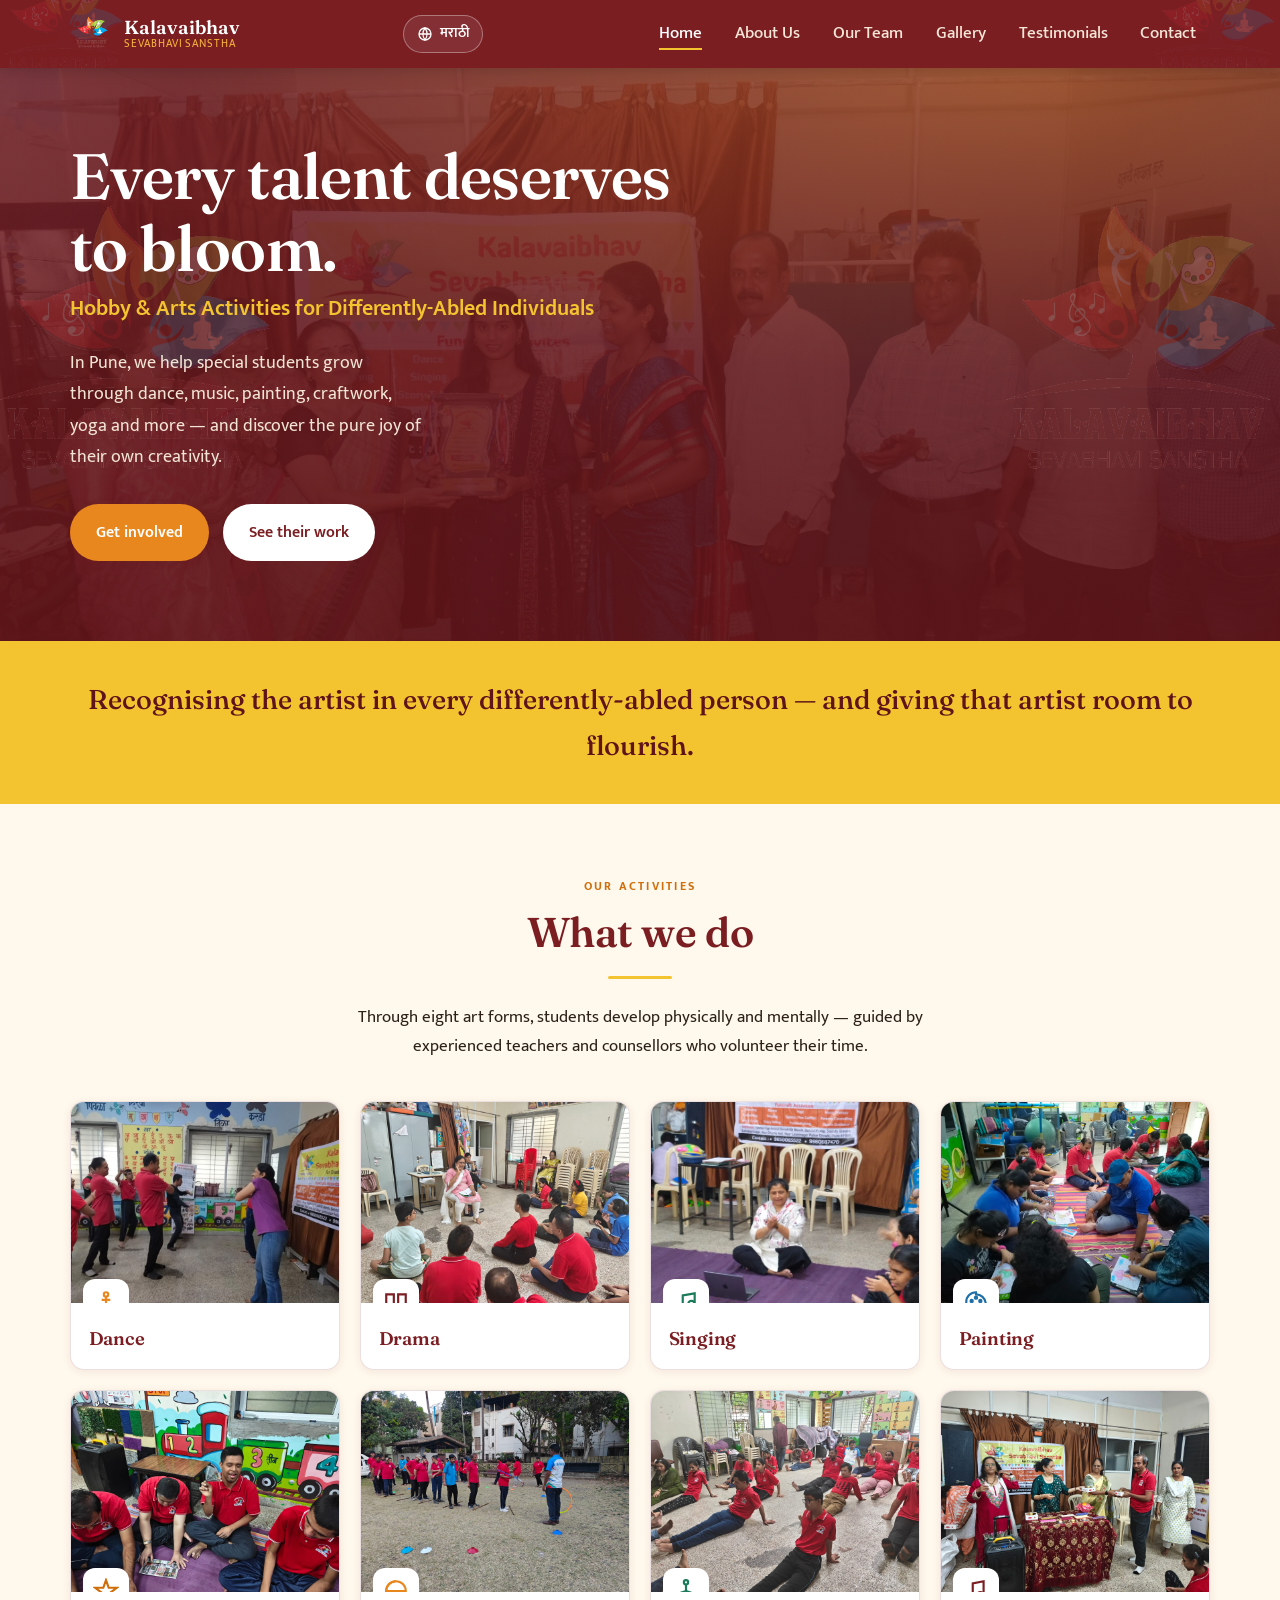
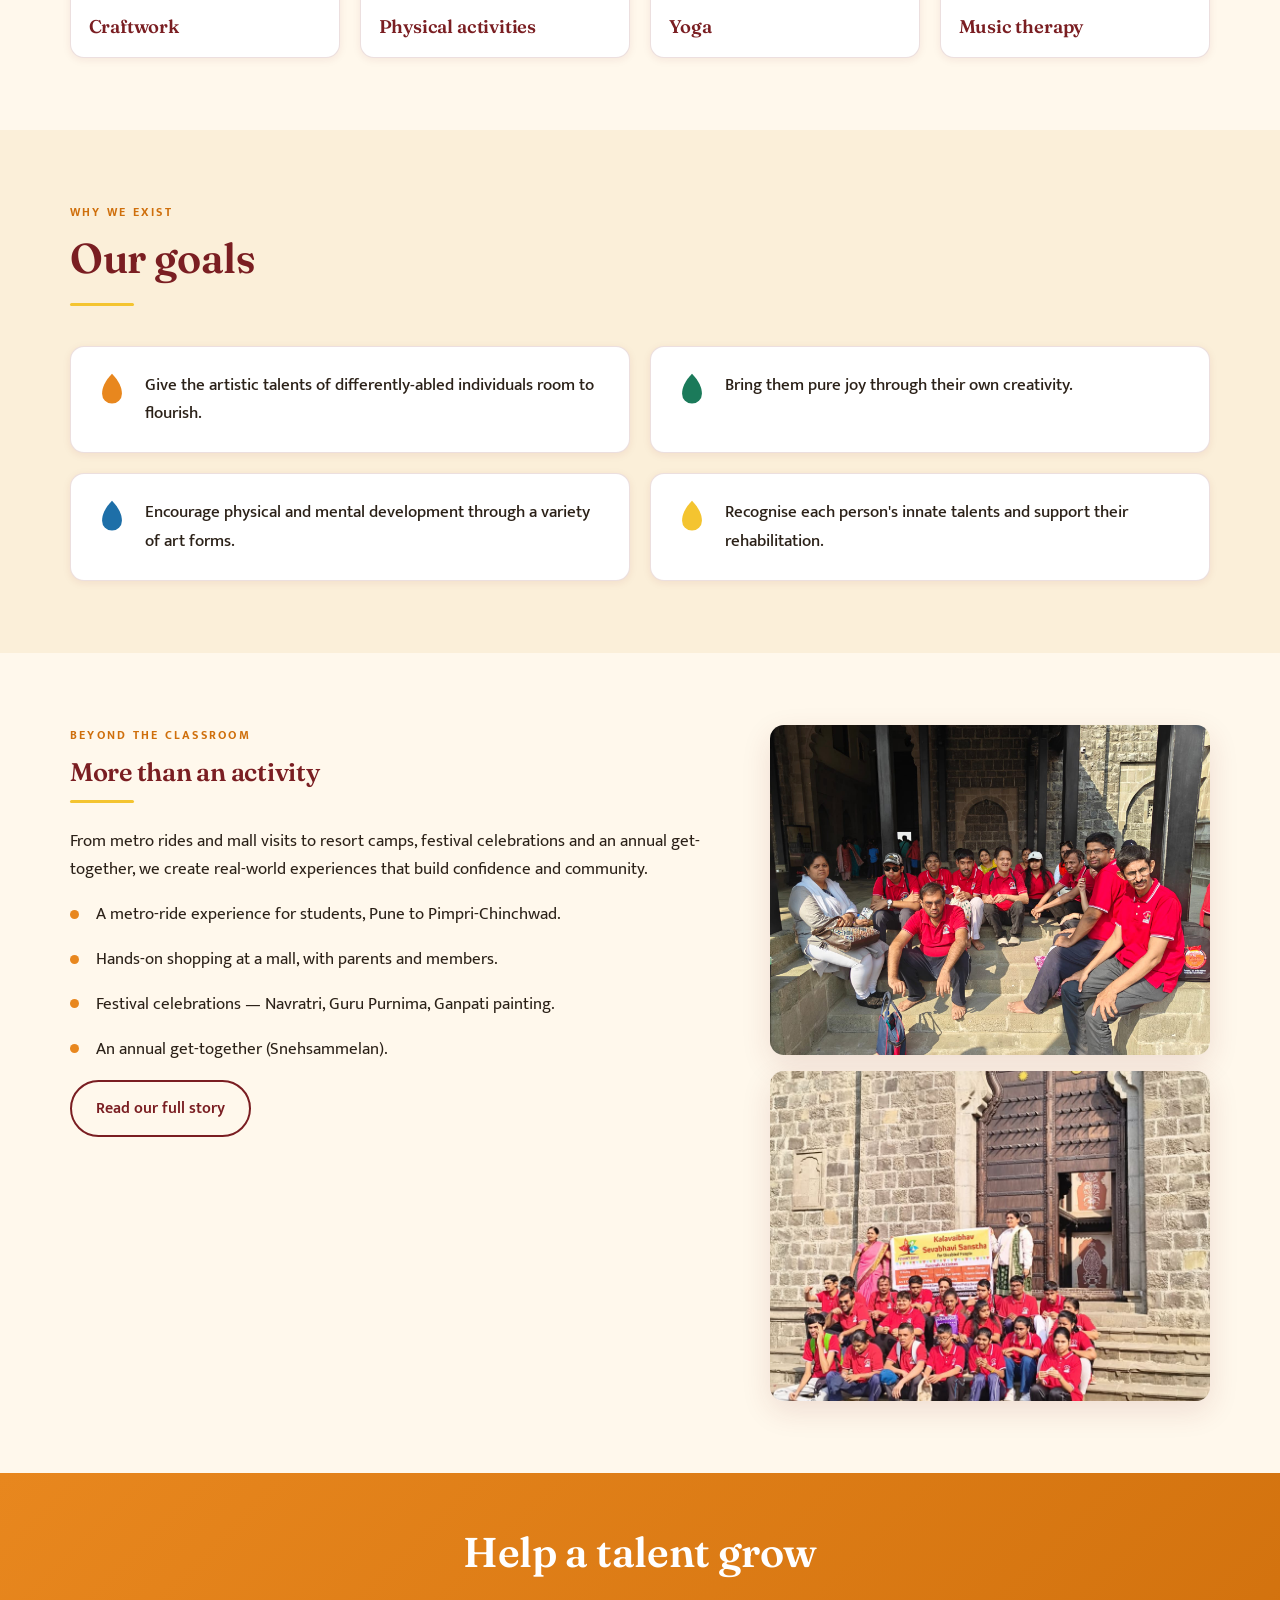
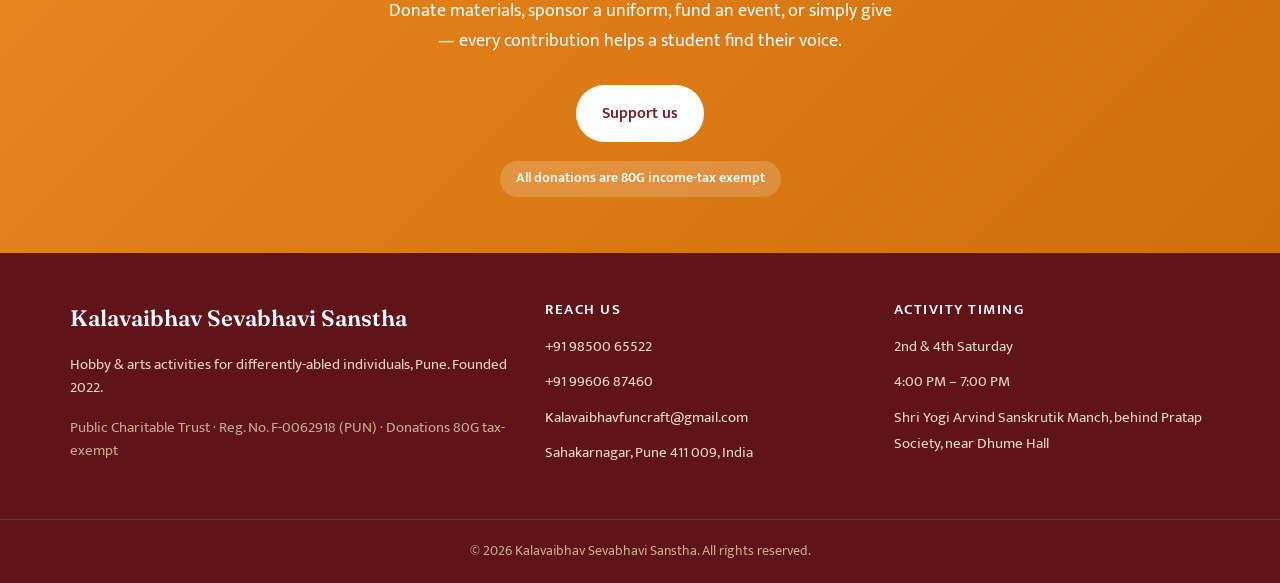
<file: index.html>
<!DOCTYPE html>
<html lang="en">
<head>
<meta charset="UTF-8">
<meta name="viewport" content="width=device-width, initial-scale=1.0">
<title>Kalavaibhav Sevabhavi Sanstha — Hobby &amp; Arts Activities for Differently-Abled Individuals</title>
<meta name="description" content="Kalavaibhav Sevabhavi Sanstha runs hobby and arts activities for differently-abled individuals in Pune, nurturing talent through dance, music, painting, yoga and more.">
<link rel="icon" type="image/png" href="images/logo.png">
<link rel="alternate" hreflang="en" href="index.html">
<link rel="alternate" hreflang="mr" href="index-mr.html">
<link rel="stylesheet" href="styles.css">
</head>
<body>
<a class="skip-link" href="#main">Skip to content</a>

<header class="site-header">
  <div class="header-logos" aria-hidden="true">
    <img src="images/logo.png" alt="" class="header-logo header-logo-en">
    <img src="images/logo.png" alt="" class="header-logo header-logo-mr">
  </div>
  <nav class="nav wrap" aria-label="Primary">
    <a class="brand" href="index.html">
      <img src="images/logo.png" alt="" onerror="this.style.display='none'">
      <span class="brand-text"><span class="brand-name">Kalavaibhav</span><span class="brand-sub">Sevabhavi Sanstha</span></span>
    </a>
    <div class="nav-actions">
      <a class="lang-toggle" href="index-mr.html" hreflang="mr" lang="mr" title="Read this page in Marathi">
        <svg viewBox="0 0 24 24" fill="none" stroke="currentColor" stroke-width="2" aria-hidden="true"><circle cx="12" cy="12" r="9"/><path d="M3 12h18M12 3a15 15 0 0 1 0 18a15 15 0 0 1 0-18z"/></svg>
        <span>मराठी</span>
      </a>
      <button class="nav-toggle" aria-label="Toggle menu" aria-expanded="false" aria-controls="nav-links"><span></span><span></span><span></span></button>
    </div>
    <ul class="nav-links" id="nav-links">
      <li><a href="index.html" aria-current="page">Home</a></li>
      <li><a href="about.html">About Us</a></li>
      <li><a href="team.html">Our Team</a></li>
      <li><a href="gallery.html">Gallery</a></li>
      <li><a href="testimonials.html">Testimonials</a></li>
      <li><a href="contact.html">Contact</a></li>
    </ul>
  </nav>
</header>

<main id="main">

  <!-- HERO -->
  <section class="hero">
    <div class="hero-photos" aria-hidden="true"><img src="images/gallery18.jpg" alt="Students engaged in a creative arts activity" style="display:block;width:100%;height:auto;object-fit:cover;"></div>
    <div class="hero-logos" aria-hidden="true">
      <img src="images/logo.png" alt="" class="hero-logo hero-logo-en">
      <img src="images/logo.png" alt="" class="hero-logo hero-logo-mr">
    </div>
    <div class="hero-inner wrap">
      <div class="hero-copy">
        <h1>Every talent deserves to bloom.</h1>
        <p class="tagline">Hobby &amp; Arts Activities for Differently-Abled Individuals</p>
        <p class="lede">In Pune, we help special students grow through dance, music, painting, craftwork, yoga and more — and discover the pure joy of their own creativity.</p>
        <div class="hero-cta">
          <a class="btn btn-primary" href="contact.html">Get involved</a>
          <a class="btn btn-light" href="gallery.html">See their work</a>
        </div>
      </div>
    </div>
  </section>

  <!-- MISSION STRIP -->
  <section class="mission">
    <div class="wrap">
      <p>Recognising the artist in every differently-abled person — and giving that artist room to flourish.</p>
    </div>
  </section>

  <!-- WHAT WE DO -->
  <section class="section">
    <div class="wrap">
      <div class="section-head center">
        <p class="eyebrow">Our Activities</p>
        <h2>What we do</h2>
        <hr class="divider">
        <p>Through eight art forms, students develop physically and mentally — guided by experienced teachers and counsellors who volunteer their time.</p>
      </div>
      <div class="cards">

        <article class="card">
          <div class="card-photo" data-img-slot data-alt="Students dancing at a Kalavaibhav activity">
            <img src="images/gallery39.jpg" alt="">
            <span class="card-icon" aria-hidden="true"><svg viewBox="0 0 24 24" fill="none" stroke="#E8871E" stroke-width="2"><circle cx="12" cy="5" r="2"/><path d="M12 7v6m0 0l-4 6m4-6l4 6M8 10l8 0"/></svg></span>
          </div>
          <div class="card-body"><h3>Dance</h3></div>
        </article>

        <article class="card">
          <div class="card-photo" data-img-slot data-alt="Students in a drama activity">
            <img src="images/drama.jpeg" alt="">
            <span class="card-icon" aria-hidden="true"><svg viewBox="0 0 24 24" fill="none" stroke="#7A1E22" stroke-width="2"><path d="M3 5h7v8a3.5 3.5 0 0 1-7 0z"/><path d="M14 5h7v8a3.5 3.5 0 0 1-7 0z"/></svg></span>
          </div>
          <div class="card-body"><h3>Drama</h3></div>
        </article>

        <article class="card">
          <div class="card-photo" data-img-slot data-alt="Students singing">
            <img src="images/gallery42.jpg" alt="">
            <span class="card-icon" aria-hidden="true"><svg viewBox="0 0 24 24" fill="none" stroke="#1B7A5A" stroke-width="2"><circle cx="6" cy="18" r="3"/><path d="M9 18V6l11-2v10"/><circle cx="17" cy="14" r="3"/></svg></span>
          </div>
          <div class="card-body"><h3>Singing</h3></div>
        </article>

        <article class="card">
          <div class="card-photo" data-img-slot data-alt="A student painting">
            <img src="images/gallery43.jpg" alt="">
            <span class="card-icon" aria-hidden="true"><svg viewBox="0 0 24 24" fill="none" stroke="#1E6FA8" stroke-width="2"><path d="M12 3a9 9 0 0 0 0 18c1.5 0 2-1 2-2s-.5-2 1-2h2a4 4 0 0 0 4-4 9 9 0 0 0-9-8z"/><circle cx="8" cy="11" r="1"/><circle cx="12" cy="8" r="1"/><circle cx="16" cy="11" r="1"/></svg></span>
          </div>
          <div class="card-body"><h3>Painting</h3></div>
        </article>

        <article class="card">
          <div class="card-photo" data-img-slot data-alt="Students doing craftwork">
            <img src="images/gallery46.jpg" alt="">
            <span class="card-icon" aria-hidden="true"><svg viewBox="0 0 24 24" fill="none" stroke="#CF6F0C" stroke-width="2"><path d="M12 2l2.5 7H22l-6 4.5L18.5 21 12 16.5 5.5 21 8 13.5 2 9h7.5z"/></svg></span>
          </div>
          <div class="card-body"><h3>Craftwork</h3></div>
        </article>

        <article class="card">
          <div class="card-photo" data-img-slot data-alt="Students in physical activity">
            <img src="images/gallery41.jpg" alt="">
            <span class="card-icon" aria-hidden="true"><svg viewBox="0 0 24 24" fill="none" stroke="#E8871E" stroke-width="2"><circle cx="12" cy="12" r="9"/><path d="M12 3a9 9 0 0 0 0 18M3 12h18"/></svg></span>
          </div>
          <div class="card-body"><h3>Physical activities</h3></div>
        </article>

        <article class="card">
          <div class="card-photo" data-img-slot data-alt="Students practising yoga">
            <img src="images/yoga.jpeg" alt="">
            <span class="card-icon" aria-hidden="true"><svg viewBox="0 0 24 24" fill="none" stroke="#1B7A5A" stroke-width="2"><circle cx="12" cy="4" r="2"/><path d="M12 6v6m0 0l-6 2m6-2l6 2m-6 0v6"/></svg></span>
          </div>
          <div class="card-body"><h3>Yoga</h3></div>
        </article>

        <article class="card">
          <div class="card-photo" data-img-slot data-alt="A music therapy session">
            <img src="images/gallery24.jpg" alt="">
            <span class="card-icon" aria-hidden="true"><svg viewBox="0 0 24 24" fill="none" stroke="#7A1E22" stroke-width="2"><path d="M9 18V5l10-2v13"/><circle cx="6" cy="18" r="3"/><circle cx="16" cy="16" r="3"/></svg></span>
          </div>
          <div class="card-body"><h3>Music therapy</h3></div>
        </article>

      </div>
    </div>
  </section>

  <!-- GOALS -->
  <section class="section section-tint">
    <div class="wrap">
      <div class="section-head">
        <p class="eyebrow">Why we exist</p>
        <h2>Our goals</h2>
        <hr class="divider">
      </div>
      <div class="goals">
        <div class="goal"><svg class="leaf" viewBox="0 0 24 24" fill="#E8871E" aria-hidden="true"><path d="M12 2C7 7 5 12 5 16a7 7 0 0 0 14 0c0-4-2-9-7-14z"/></svg><p>Give the artistic talents of differently-abled individuals room to flourish.</p></div>
        <div class="goal"><svg class="leaf" viewBox="0 0 24 24" fill="#1B7A5A" aria-hidden="true"><path d="M12 2C7 7 5 12 5 16a7 7 0 0 0 14 0c0-4-2-9-7-14z"/></svg><p>Bring them pure joy through their own creativity.</p></div>
        <div class="goal"><svg class="leaf" viewBox="0 0 24 24" fill="#1E6FA8" aria-hidden="true"><path d="M12 2C7 7 5 12 5 16a7 7 0 0 0 14 0c0-4-2-9-7-14z"/></svg><p>Encourage physical and mental development through a variety of art forms.</p></div>
        <div class="goal"><svg class="leaf" viewBox="0 0 24 24" fill="#F4C430" aria-hidden="true"><path d="M12 2C7 7 5 12 5 16a7 7 0 0 0 14 0c0-4-2-9-7-14z"/></svg><p>Recognise each person's innate talents and support their rehabilitation.</p></div>
      </div>
    </div>
  </section>

  <!-- INITIATIVES TEASER -->
  <section class="section">
    <div class="wrap">
      <div class="split">
        <div>
          <p class="eyebrow">Beyond the classroom</p>
          <h2>More than an activity</h2>
          <hr class="divider">
          <p>From metro rides and mall visits to resort camps, festival celebrations and an annual get-together, we create real-world experiences that build confidence and community.</p>
          <ul class="initiatives" style="columns:1">
            <li>A metro-ride experience for students, Pune to Pimpri-Chinchwad.</li>
            <li>Hands-on shopping at a mall, with parents and members.</li>
            <li>Festival celebrations — Navratri, Guru Purnima, Ganpati painting.</li>
            <li>An annual get-together (Snehsammelan).</li>
          </ul>
          <a class="btn btn-ghost" href="about.html">Read our full story</a>
        </div>
        <div class="stack-img">
          <img src="images/gallery34.jpg" alt="Students on a Kalavaibhav outing" loading="lazy" style="display:block;width:100%;border-radius:var(--radius);overflow:hidden;box-shadow:var(--shadow-md)">
          <img src="images/gallery16.jpg" alt="Students on a Kalavaibhav outing" loading="lazy" style="display:block;width:100%;border-radius:var(--radius);overflow:hidden;box-shadow:var(--shadow-md)">
        </div>
      </div>
    </div>
  </section>

  <!-- CTA -->
  <section class="cta-band">
    <div class="wrap">
      <h2>Help a talent grow</h2>
      <p>Donate materials, sponsor a uniform, fund an event, or simply give — every contribution helps a student find their voice.</p>
      <a class="btn btn-light" href="contact.html">Support us</a>
      <div><span class="badge-80g">All donations are 80G income-tax exempt</span></div>
    </div>
  </section>

</main>

<footer class="site-footer">
  <div class="wrap footer-grid">
    <div class="footer-brand">
      <p class="brand-name">Kalavaibhav Sevabhavi Sanstha</p>
      <p>Hobby &amp; arts activities for differently-abled individuals, Pune. Founded 2022.</p>
      <p class="footer-reg">Public Charitable Trust · Reg. No. F-0062918 (PUN) · Donations 80G tax-exempt</p>
    </div>
    <div>
      <h4>Reach us</h4>
      <ul class="footer-list">
        <li><a href="tel:+919850065522">+91 98500 65522</a></li>
        <li><a href="tel:+919960687460">+91 99606 87460</a></li>
        <li><a href="mailto:Kalavaibhavfuncraft@gmail.com">Kalavaibhavfuncraft@gmail.com</a></li>
        <li>Sahakarnagar, Pune 411 009, India</li>
      </ul>
    </div>
    <div>
      <h4>Activity timing</h4>
      <ul class="footer-list">
        <li>2nd &amp; 4th Saturday</li>
        <li>4:00 PM – 7:00 PM</li>
        <li>Shri Yogi Arvind Sanskrutik Manch, behind Pratap Society, near Dhume Hall</li>
      </ul>
    </div>
  </div>
  <div class="footer-bottom">© <span id="year">2026</span> Kalavaibhav Sevabhavi Sanstha. All rights reserved.</div>
</footer>

<script src="main.js"></script>
</body>
</html>
</file>
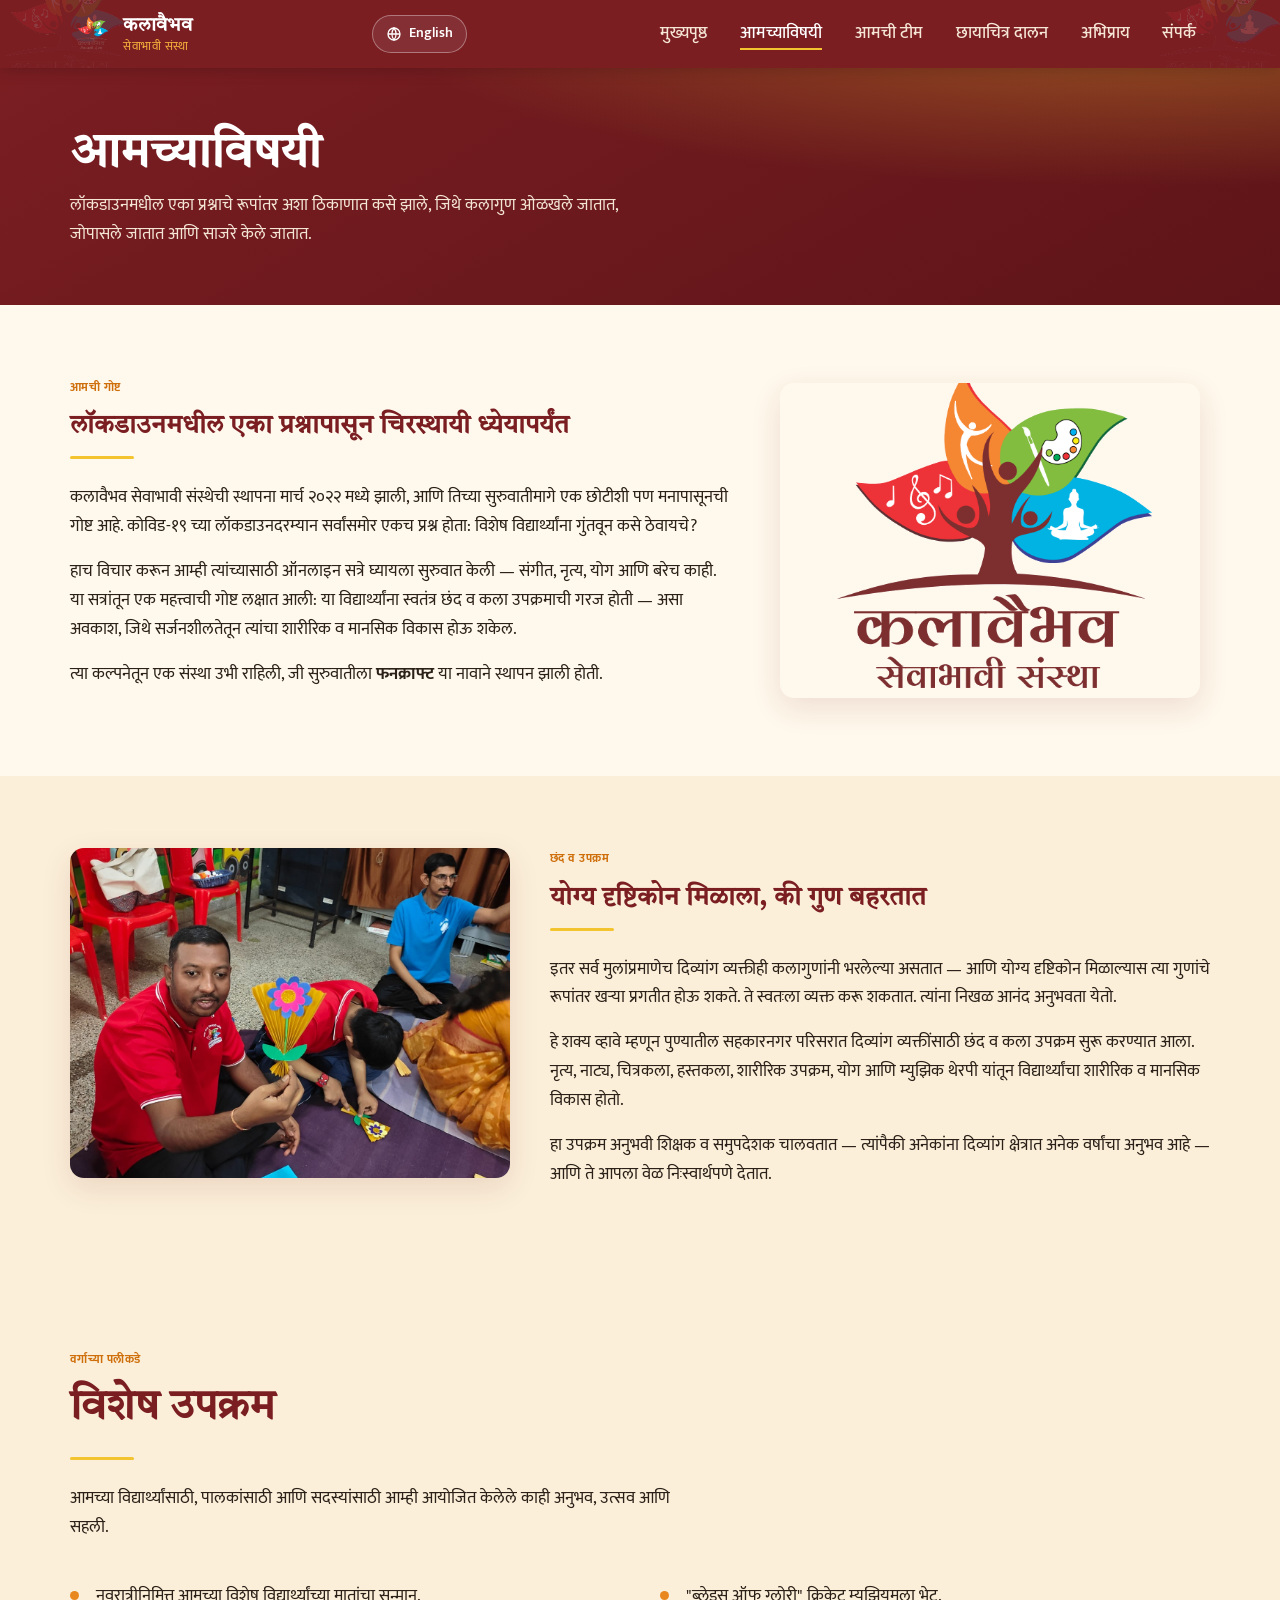
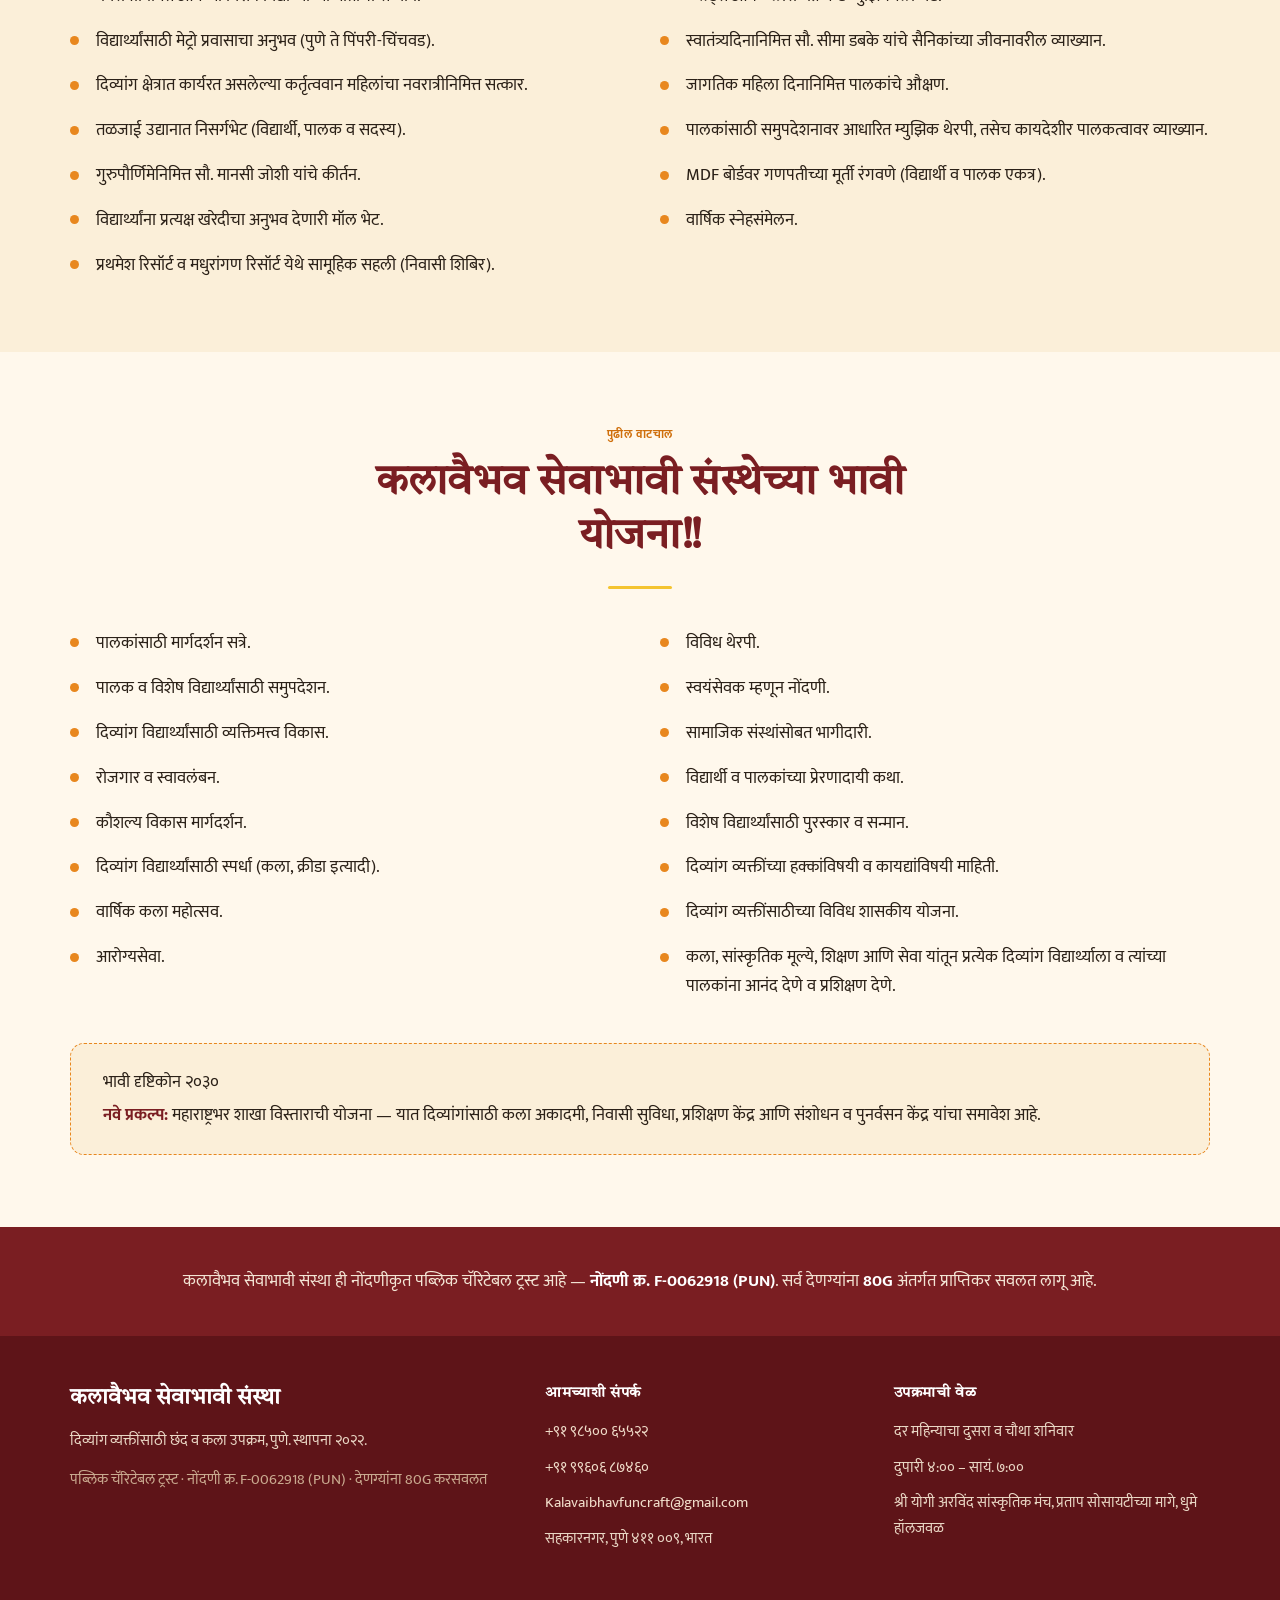
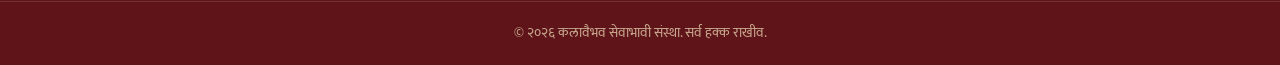
<file: about-mr.html>
<!DOCTYPE html>
<html lang="mr">
<head>
<meta charset="UTF-8">
<meta name="viewport" content="width=device-width, initial-scale=1.0">
<title>आमच्याविषयी — कलावैभव सेवाभावी संस्था</title>
<meta name="description" content="कलावैभव सेवाभावी संस्थेची गोष्ट — कलेच्या माध्यमातून दिव्यांग व्यक्तींचे कलागुण जोपासण्यासाठी २०२२ मध्ये स्थापन.">
<link rel="icon" type="image/png" href="images/logom.png">
<link rel="alternate" hreflang="en" href="about.html">
<link rel="alternate" hreflang="mr" href="about-mr.html">
<link rel="stylesheet" href="styles.css">
</head>
<body>
<a class="skip-link" href="#main">मुख्य मजकुरावर जा</a>

<header class="site-header">
  <div class="header-logos" aria-hidden="true">
    <img src="images/logom.png" alt="" class="header-logo header-logo-en">
    <img src="images/logom.png" alt="" class="header-logo header-logo-mr">
  </div>
  <nav class="nav wrap" aria-label="Primary">
    <a class="brand" href="index-mr.html">
      <img src="images/logom.png" alt="" onerror="this.style.display='none'">
      <span class="brand-text"><span class="brand-name">कलावैभव</span><span class="brand-sub">सेवाभावी संस्था</span></span>
    </a>
    <div class="nav-actions">
      <a class="lang-toggle" href="about.html" hreflang="en" lang="en" title="Read this page in English">
        <svg viewBox="0 0 24 24" fill="none" stroke="currentColor" stroke-width="2" aria-hidden="true"><circle cx="12" cy="12" r="9"/><path d="M3 12h18M12 3a15 15 0 0 1 0 18a15 15 0 0 1 0-18z"/></svg>
        <span>English</span>
      </a>
      <button class="nav-toggle" aria-label="मेनू उघडा/बंद करा" aria-expanded="false" aria-controls="nav-links"><span></span><span></span><span></span></button>
    </div>
    <ul class="nav-links" id="nav-links">
      <li><a href="index-mr.html">मुख्यपृष्ठ</a></li>
      <li><a href="about-mr.html" aria-current="page">आमच्याविषयी</a></li>
      <li><a href="team-mr.html">आमची टीम</a></li>
      <li><a href="gallery-mr.html">छायाचित्र दालन</a></li>
      <li><a href="testimonials-mr.html">अभिप्राय</a></li>
      <li><a href="contact-mr.html">संपर्क</a></li>
    </ul>
  </nav>
</header>

<main id="main">

  <section class="page-banner">
    <div class="wrap">
      <h1>आमच्याविषयी</h1>
      <p>लॉकडाउनमधील एका प्रश्नाचे रूपांतर अशा ठिकाणात कसे झाले, जिथे कलागुण ओळखले जातात, जोपासले जातात आणि साजरे केले जातात.</p>
    </div>
  </section>

  <!-- OUR STORY -->
  <section class="section">
    <div class="wrap">
      <div class="split">
        <div>
          <p class="eyebrow">आमची गोष्ट</p>
          <h2>लॉकडाउनमधील एका प्रश्नापासून चिरस्थायी ध्येयापर्यंत</h2>
          <hr class="divider">
          <p>कलावैभव सेवाभावी संस्थेची स्थापना मार्च २०२२ मध्ये झाली, आणि तिच्या सुरुवातीमागे एक छोटीशी पण मनापासूनची गोष्ट आहे. कोविड-१९ च्या लॉकडाउनदरम्यान सर्वांसमोर एकच प्रश्न होता: विशेष विद्यार्थ्यांना गुंतवून कसे ठेवायचे?</p>
          <p>हाच विचार करून आम्ही त्यांच्यासाठी ऑनलाइन सत्रे घ्यायला सुरुवात केली — संगीत, नृत्य, योग आणि बरेच काही. या सत्रांतून एक महत्त्वाची गोष्ट लक्षात आली: या विद्यार्थ्यांना स्वतंत्र छंद व कला उपक्रमाची गरज होती — असा अवकाश, जिथे सर्जनशीलतेतून त्यांचा शारीरिक व मानसिक विकास होऊ शकेल.</p>
          <p>त्या कल्पनेतून एक संस्था उभी राहिली, जी सुरुवातीला <strong>फनक्राफ्ट</strong> या नावाने स्थापन झाली होती.</p>
        </div>
        <div class="stack-img" style="display:flex;align-items:center;justify-content:center;min-height:100%">
          <img src="images/logom.png" alt="कलावैभव सेवाभावी संस्था लोगो" loading="lazy" style="display:block;width:100%;max-width:420px;height:auto;">
        </div>
      </div>
    </div>
  </section>

  <!-- HOBBIES AND ACTIVITIES -->
  <section class="section section-tint">
    <div class="wrap">
      <div class="split split-rev">
        <div class="stack-img">
          <img src="images/gallery3.jpg" alt="सुरू असलेला छंद उपक्रम" loading="lazy" style="display:block;width:100%;border-radius:var(--radius);overflow:hidden;box-shadow:var(--shadow-md)">
        </div>
        <div>
          <p class="eyebrow">छंद व उपक्रम</p>
          <h2>योग्य दृष्टिकोन मिळाला, की गुण बहरतात</h2>
          <hr class="divider">
          <p>इतर सर्व मुलांप्रमाणेच दिव्यांग व्यक्तीही कलागुणांनी भरलेल्या असतात — आणि योग्य दृष्टिकोन मिळाल्यास त्या गुणांचे रूपांतर खऱ्या प्रगतीत होऊ शकते. ते स्वतःला व्यक्त करू शकतात. त्यांना निखळ आनंद अनुभवता येतो.</p>
          <p>हे शक्य व्हावे म्हणून पुण्यातील सहकारनगर परिसरात दिव्यांग व्यक्तींसाठी छंद व कला उपक्रम सुरू करण्यात आला. नृत्य, नाट्य, चित्रकला, हस्तकला, शारीरिक उपक्रम, योग आणि म्युझिक थेरपी यांतून विद्यार्थ्यांचा शारीरिक व मानसिक विकास होतो.</p>
          <p>हा उपक्रम अनुभवी शिक्षक व समुपदेशक चालवतात — त्यांपैकी अनेकांना दिव्यांग क्षेत्रात अनेक वर्षांचा अनुभव आहे — आणि ते आपला वेळ निःस्वार्थपणे देतात.</p>
        </div>
      </div>
    </div>
  </section>

  <!-- SPECIAL INITIATIVES -->
  <section class="section section-tint">
    <div class="wrap">
      <div class="section-head"><p class="eyebrow">वर्गाच्या पलीकडे</p><h2>विशेष उपक्रम</h2><hr class="divider"><p>आमच्या विद्यार्थ्यांसाठी, पालकांसाठी आणि सदस्यांसाठी आम्ही आयोजित केलेले काही अनुभव, उत्सव आणि सहली.</p></div>
      <ul class="initiatives">
        <li>नवरात्रीनिमित्त आमच्या विशेष विद्यार्थ्यांच्या मातांचा सन्मान.</li>
        <li>विद्यार्थ्यांसाठी मेट्रो प्रवासाचा अनुभव (पुणे ते पिंपरी-चिंचवड).</li>
        <li>दिव्यांग क्षेत्रात कार्यरत असलेल्या कर्तृत्ववान महिलांचा नवरात्रीनिमित्त सत्कार.</li>
        <li>तळजाई उद्यानात निसर्गभेट (विद्यार्थी, पालक व सदस्य).</li>
        <li>गुरुपौर्णिमेनिमित्त सौ. मानसी जोशी यांचे कीर्तन.</li>
        <li>विद्यार्थ्यांना प्रत्यक्ष खरेदीचा अनुभव देणारी मॉल भेट.</li>
        <li>प्रथमेश रिसॉर्ट व मधुरांगण रिसॉर्ट येथे सामूहिक सहली (निवासी शिबिर).</li>
        <li>"ब्लेड्स ऑफ ग्लोरी" क्रिकेट म्युझियमला भेट.</li>
        <li>स्वातंत्र्यदिनानिमित्त सौ. सीमा डबके यांचे सैनिकांच्या जीवनावरील व्याख्यान.</li>
        <li>जागतिक महिला दिनानिमित्त पालकांचे औक्षण.</li>
        <li>पालकांसाठी समुपदेशनावर आधारित म्युझिक थेरपी, तसेच कायदेशीर पालकत्वावर व्याख्यान.</li>
        <li>MDF बोर्डवर गणपतीच्या मूर्ती रंगवणे (विद्यार्थी व पालक एकत्र).</li>
        <li>वार्षिक स्नेहसंमेलन.</li>
      </ul>
    </div>
  </section>

  <!-- FUTURE PLANS -->
  <section class="section">
    <div class="wrap">
      <div class="section-head center">
        <p class="eyebrow">पुढील वाटचाल</p>
        <h2>कलावैभव सेवाभावी संस्थेच्या भावी योजना!!</h2>
        <hr class="divider">
      </div>
      <ul class="initiatives">
        <li>पालकांसाठी मार्गदर्शन सत्रे.</li>
        <li>पालक व विशेष विद्यार्थ्यांसाठी समुपदेशन.</li>
        <li>दिव्यांग विद्यार्थ्यांसाठी व्यक्तिमत्त्व विकास.</li>
        <li>रोजगार व स्वावलंबन.</li>
        <li>कौशल्य विकास मार्गदर्शन.</li>
        <li>दिव्यांग विद्यार्थ्यांसाठी स्पर्धा (कला, क्रीडा इत्यादी).</li>
        <li>वार्षिक कला महोत्सव.</li>
        <li>आरोग्यसेवा.</li>
        <li>विविध थेरपी.</li>
        <li>स्वयंसेवक म्हणून नोंदणी.</li>
        <li>सामाजिक संस्थांसोबत भागीदारी.</li>
        <li>विद्यार्थी व पालकांच्या प्रेरणादायी कथा.</li>
        <li>विशेष विद्यार्थ्यांसाठी पुरस्कार व सन्मान.</li>
        <li>दिव्यांग व्यक्तींच्या हक्कांविषयी व कायद्यांविषयी माहिती.</li>
        <li>दिव्यांग व्यक्तींसाठीच्या विविध शासकीय योजना.</li>
        <li>कला, सांस्कृतिक मूल्ये, शिक्षण आणि सेवा यांतून प्रत्येक दिव्यांग विद्यार्थ्याला व त्यांच्या पालकांना आनंद देणे व प्रशिक्षण देणे.</li>
      </ul>

      <div class="vision-box">
        <p class="label" style="margin:0 0 0.3rem">भावी दृष्टिकोन २०३०</p>
        <p style="margin:0"><strong style="color:var(--maroon)">नवे प्रकल्प:</strong> महाराष्ट्रभर शाखा विस्ताराची योजना — यात दिव्यांगांसाठी कला अकादमी, निवासी सुविधा, प्रशिक्षण केंद्र आणि संशोधन व पुनर्वसन केंद्र यांचा समावेश आहे.</p>
      </div>
    </div>
  </section>

  <!-- REG NOTE -->
  <section class="section-maroon">
    <div class="wrap" style="padding:2.5rem 0;text-align:center">
      <p style="margin:0;font-size:1.05rem;color:#f3e4d4">कलावैभव सेवाभावी संस्था ही नोंदणीकृत पब्लिक चॅरिटेबल ट्रस्ट आहे — <strong style="color:#fff">नोंदणी क्र. F-0062918 (PUN)</strong>. सर्व देणग्यांना <strong style="color:#fff">80G</strong> अंतर्गत प्राप्तिकर सवलत लागू आहे.</p>
    </div>
  </section>

</main>

<footer class="site-footer">
  <div class="wrap footer-grid">
    <div class="footer-brand">
      <p class="brand-name">कलावैभव सेवाभावी संस्था</p>
      <p>दिव्यांग व्यक्तींसाठी छंद व कला उपक्रम, पुणे. स्थापना २०२२.</p>
      <p class="footer-reg">पब्लिक चॅरिटेबल ट्रस्ट · नोंदणी क्र. F-0062918 (PUN) · देणग्यांना 80G करसवलत</p>
    </div>
    <div>
      <h4>आमच्याशी संपर्क</h4>
      <ul class="footer-list">
        <li><a href="tel:+919850065522">+९१ ९८५०० ६५५२२</a></li>
        <li><a href="tel:+919960687460">+९१ ९९६०६ ८७४६०</a></li>
        <li><a href="mailto:Kalavaibhavfuncraft@gmail.com">Kalavaibhavfuncraft@gmail.com</a></li>
        <li>सहकारनगर, पुणे ४११ ००९, भारत</li>
      </ul>
    </div>
    <div>
      <h4>उपक्रमाची वेळ</h4>
      <ul class="footer-list">
        <li>दर महिन्याचा दुसरा व चौथा शनिवार</li>
        <li>दुपारी ४:०० – सायं. ७:००</li>
        <li>श्री योगी अरविंद सांस्कृतिक मंच, प्रताप सोसायटीच्या मागे, धुमे हॉलजवळ</li>
      </ul>
    </div>
  </div>
  <div class="footer-bottom">© <span id="year">2026</span> कलावैभव सेवाभावी संस्था. सर्व हक्क राखीव.</div>
</footer>

<script src="main.js"></script>
</body>
</html>
</file>
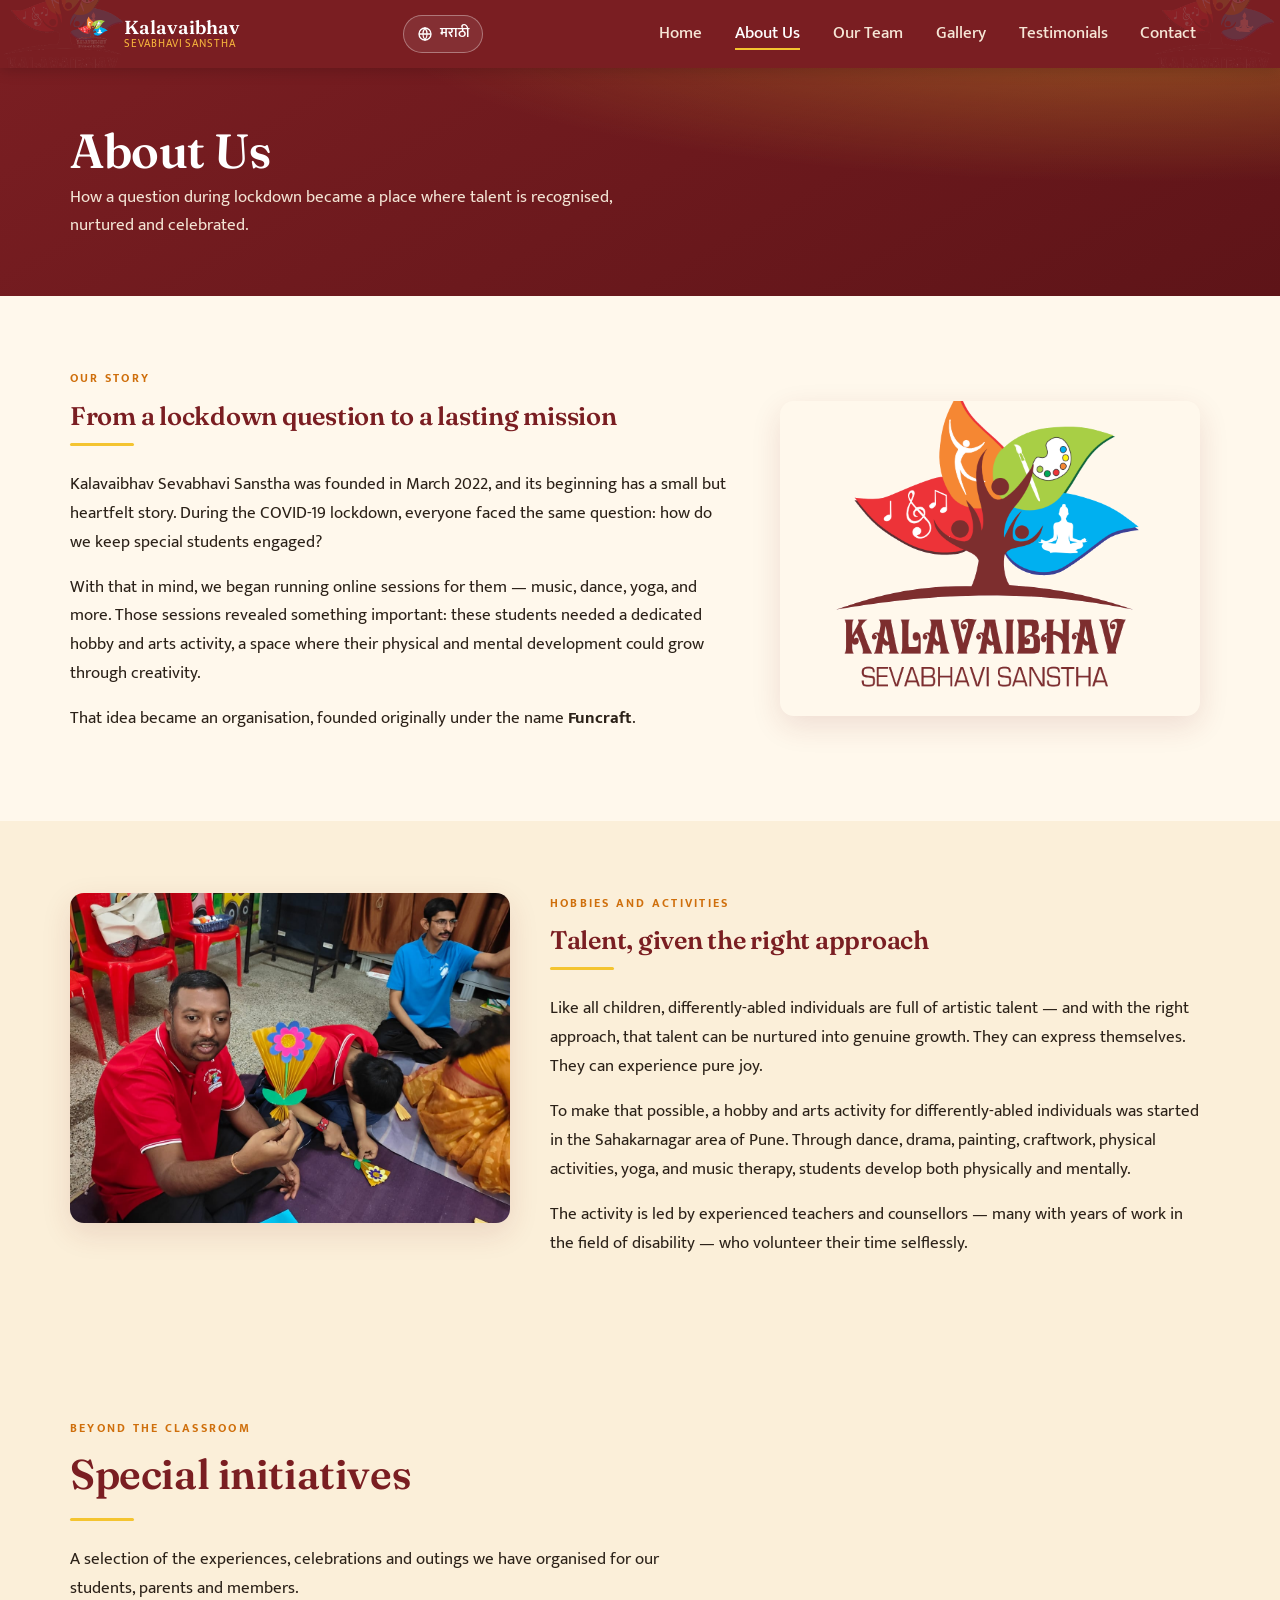
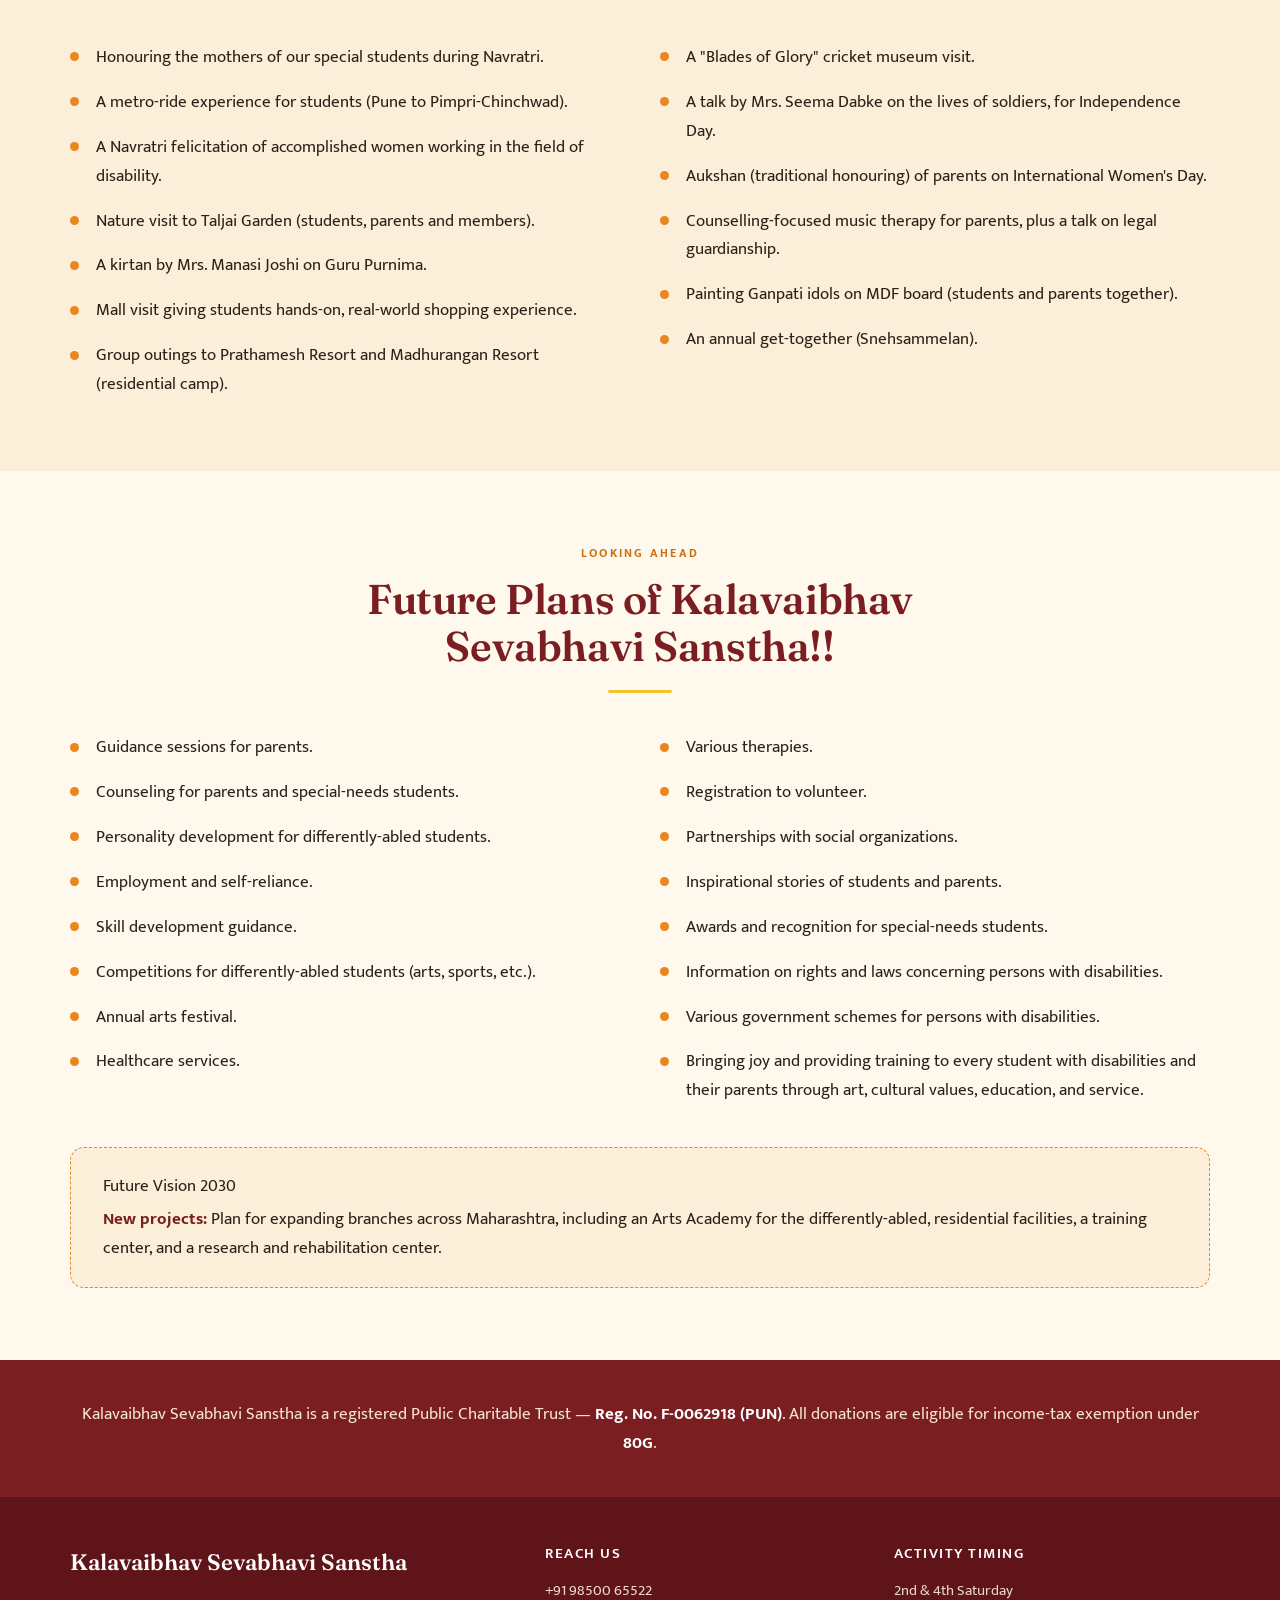
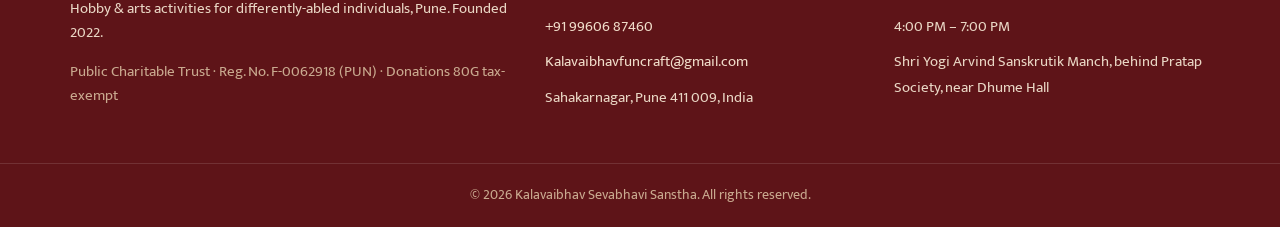
<file: about.html>
<!DOCTYPE html>
<html lang="en">
<head>
<meta charset="UTF-8">
<meta name="viewport" content="width=device-width, initial-scale=1.0">
<title>About Us — Kalavaibhav Sevabhavi Sanstha</title>
<meta name="description" content="The story of Kalavaibhav Sevabhavi Sanstha — founded in 2022 to nurture the talents of differently-abled individuals through the arts.">
<link rel="icon" type="image/png" href="images/logo.png">
<link rel="alternate" hreflang="en" href="about.html">
<link rel="alternate" hreflang="mr" href="about-mr.html">
<link rel="stylesheet" href="styles.css">
</head>
<body>
<a class="skip-link" href="#main">Skip to content</a>

<header class="site-header">
  <div class="header-logos" aria-hidden="true">
    <img src="images/logo.png" alt="" class="header-logo header-logo-en">
    <img src="images/logo.png" alt="" class="header-logo header-logo-mr">
  </div>
  <nav class="nav wrap" aria-label="Primary">
    <a class="brand" href="index.html">
      <img src="images/logo.png" alt="" onerror="this.style.display='none'">
      <span class="brand-text"><span class="brand-name">Kalavaibhav</span><span class="brand-sub">Sevabhavi Sanstha</span></span>
    </a>
    <div class="nav-actions">
      <a class="lang-toggle" href="about-mr.html" hreflang="mr" lang="mr" title="Read this page in Marathi">
        <svg viewBox="0 0 24 24" fill="none" stroke="currentColor" stroke-width="2" aria-hidden="true"><circle cx="12" cy="12" r="9"/><path d="M3 12h18M12 3a15 15 0 0 1 0 18a15 15 0 0 1 0-18z"/></svg>
        <span>मराठी</span>
      </a>
      <button class="nav-toggle" aria-label="Toggle menu" aria-expanded="false" aria-controls="nav-links"><span></span><span></span><span></span></button>
    </div>
    <ul class="nav-links" id="nav-links">
      <li><a href="index.html">Home</a></li>
      <li><a href="about.html" aria-current="page">About Us</a></li>
      <li><a href="team.html">Our Team</a></li>
      <li><a href="gallery.html">Gallery</a></li>
      <li><a href="testimonials.html">Testimonials</a></li>
      <li><a href="contact.html">Contact</a></li>
    </ul>
  </nav>
</header>

<main id="main">

  <section class="page-banner">
    <div class="wrap">
      <h1>About Us</h1>
      <p>How a question during lockdown became a place where talent is recognised, nurtured and celebrated.</p>
    </div>
  </section>

  <!-- OUR STORY -->
  <section class="section">
    <div class="wrap">
      <div class="split">
        <div>
          <p class="eyebrow">Our story</p>
          <h2>From a lockdown question to a lasting mission</h2>
          <hr class="divider">
          <p>Kalavaibhav Sevabhavi Sanstha was founded in March 2022, and its beginning has a small but heartfelt story. During the COVID-19 lockdown, everyone faced the same question: how do we keep special students engaged?</p>
          <p>With that in mind, we began running online sessions for them — music, dance, yoga, and more. Those sessions revealed something important: these students needed a dedicated hobby and arts activity, a space where their physical and mental development could grow through creativity.</p>
          <p>That idea became an organisation, founded originally under the name <strong>Funcraft</strong>.</p>
        </div>
        <div class="stack-img" style="display:flex;align-items:center;justify-content:center;min-height:100%">
          <img src="images/logo.png" alt="Kalavaibhav Sevabhavi Sanstha logo" loading="lazy" style="display:block;width:100%;max-width:420px;height:auto;">
        </div>
      </div>
    </div>
  </section>

  <!-- HOBBIES AND ACTIVITIES -->
  <section class="section section-tint">
    <div class="wrap">
      <div class="split split-rev">
        <div class="stack-img">
          <img src="images/gallery3.jpg" alt="The hobby activity in session" loading="lazy" style="display:block;width:100%;border-radius:var(--radius);overflow:hidden;box-shadow:var(--shadow-md)">
        </div>
        <div>
          <p class="eyebrow">Hobbies and Activities</p>
          <h2>Talent, given the right approach</h2>
          <hr class="divider">
          <p>Like all children, differently-abled individuals are full of artistic talent — and with the right approach, that talent can be nurtured into genuine growth. They can express themselves. They can experience pure joy.</p>
          <p>To make that possible, a hobby and arts activity for differently-abled individuals was started in the Sahakarnagar area of Pune. Through dance, drama, painting, craftwork, physical activities, yoga, and music therapy, students develop both physically and mentally.</p>
          <p>The activity is led by experienced teachers and counsellors — many with years of work in the field of disability — who volunteer their time selflessly.</p>
        </div>
      </div>
    </div>
  </section>

  <!-- SPECIAL INITIATIVES -->
  <section class="section section-tint">
    <div class="wrap">
      <div class="section-head"><p class="eyebrow">Beyond the classroom</p><h2>Special initiatives</h2><hr class="divider"><p>A selection of the experiences, celebrations and outings we have organised for our students, parents and members.</p></div>
      <ul class="initiatives">
        <li>Honouring the mothers of our special students during Navratri.</li>
        <li>A metro-ride experience for students (Pune to Pimpri-Chinchwad).</li>
        <li>A Navratri felicitation of accomplished women working in the field of disability.</li>
        <li>Nature visit to Taljai Garden (students, parents and members).</li>
        <li>A kirtan by Mrs. Manasi Joshi on Guru Purnima.</li>
        <li>Mall visit giving students hands-on, real-world shopping experience.</li>
        <li>Group outings to Prathamesh Resort and Madhurangan Resort (residential camp).</li>
        <li>A "Blades of Glory" cricket museum visit.</li>
        <li>A talk by Mrs. Seema Dabke on the lives of soldiers, for Independence Day.</li>
        <li>Aukshan (traditional honouring) of parents on International Women's Day.</li>
        <li>Counselling-focused music therapy for parents, plus a talk on legal guardianship.</li>
        <li>Painting Ganpati idols on MDF board (students and parents together).</li>
        <li>An annual get-together (Snehsammelan).</li>
      </ul>
    </div>
  </section>

  <!-- FUTURE PLANS -->
  <section class="section">
    <div class="wrap">
      <div class="section-head center">
        <p class="eyebrow">Looking ahead</p>
        <h2>Future Plans of Kalavaibhav Sevabhavi Sanstha!!</h2>
        <hr class="divider">
      </div>
      <ul class="initiatives">
        <li>Guidance sessions for parents.</li>
        <li>Counseling for parents and special-needs students.</li>
        <li>Personality development for differently-abled students.</li>
        <li>Employment and self-reliance.</li>
        <li>Skill development guidance.</li>
        <li>Competitions for differently-abled students (arts, sports, etc.).</li>
        <li>Annual arts festival.</li>
        <li>Healthcare services.</li>
        <li>Various therapies.</li>
        <li>Registration to volunteer.</li>
        <li>Partnerships with social organizations.</li>
        <li>Inspirational stories of students and parents.</li>
        <li>Awards and recognition for special-needs students.</li>
        <li>Information on rights and laws concerning persons with disabilities.</li>
        <li>Various government schemes for persons with disabilities.</li>
        <li>Bringing joy and providing training to every student with disabilities and their parents through art, cultural values, education, and service.</li>
      </ul>

      <div class="vision-box">
        <p class="label" style="margin:0 0 0.3rem">Future Vision 2030</p>
        <p style="margin:0"><strong style="color:var(--maroon)">New projects:</strong> Plan for expanding branches across Maharashtra, including an Arts Academy for the differently-abled, residential facilities, a training center, and a research and rehabilitation center.</p>
      </div>
    </div>
  </section>

  <!-- REG NOTE -->
  <section class="section-maroon">
    <div class="wrap" style="padding:2.5rem 0;text-align:center">
      <p style="margin:0;font-size:1.05rem;color:#f3e4d4">Kalavaibhav Sevabhavi Sanstha is a registered Public Charitable Trust — <strong style="color:#fff">Reg. No. F-0062918 (PUN)</strong>. All donations are eligible for income-tax exemption under <strong style="color:#fff">80G</strong>.</p>
    </div>
  </section>

</main>

<footer class="site-footer">
  <div class="wrap footer-grid">
    <div class="footer-brand">
      <p class="brand-name">Kalavaibhav Sevabhavi Sanstha</p>
      <p>Hobby &amp; arts activities for differently-abled individuals, Pune. Founded 2022.</p>
      <p class="footer-reg">Public Charitable Trust · Reg. No. F-0062918 (PUN) · Donations 80G tax-exempt</p>
    </div>
    <div>
      <h4>Reach us</h4>
      <ul class="footer-list">
        <li><a href="tel:+919850065522">+91 98500 65522</a></li>
        <li><a href="tel:+919960687460">+91 99606 87460</a></li>
        <li><a href="mailto:Kalavaibhavfuncraft@gmail.com">Kalavaibhavfuncraft@gmail.com</a></li>
        <li>Sahakarnagar, Pune 411 009, India</li>
      </ul>
    </div>
    <div>
      <h4>Activity timing</h4>
      <ul class="footer-list">
        <li>2nd &amp; 4th Saturday</li>
        <li>4:00 PM – 7:00 PM</li>
        <li>Shri Yogi Arvind Sanskrutik Manch, behind Pratap Society, near Dhume Hall</li>
      </ul>
    </div>
  </div>
  <div class="footer-bottom">© <span id="year">2026</span> Kalavaibhav Sevabhavi Sanstha. All rights reserved.</div>
</footer>

<script src="main.js"></script>
</body>
</html>
</file>
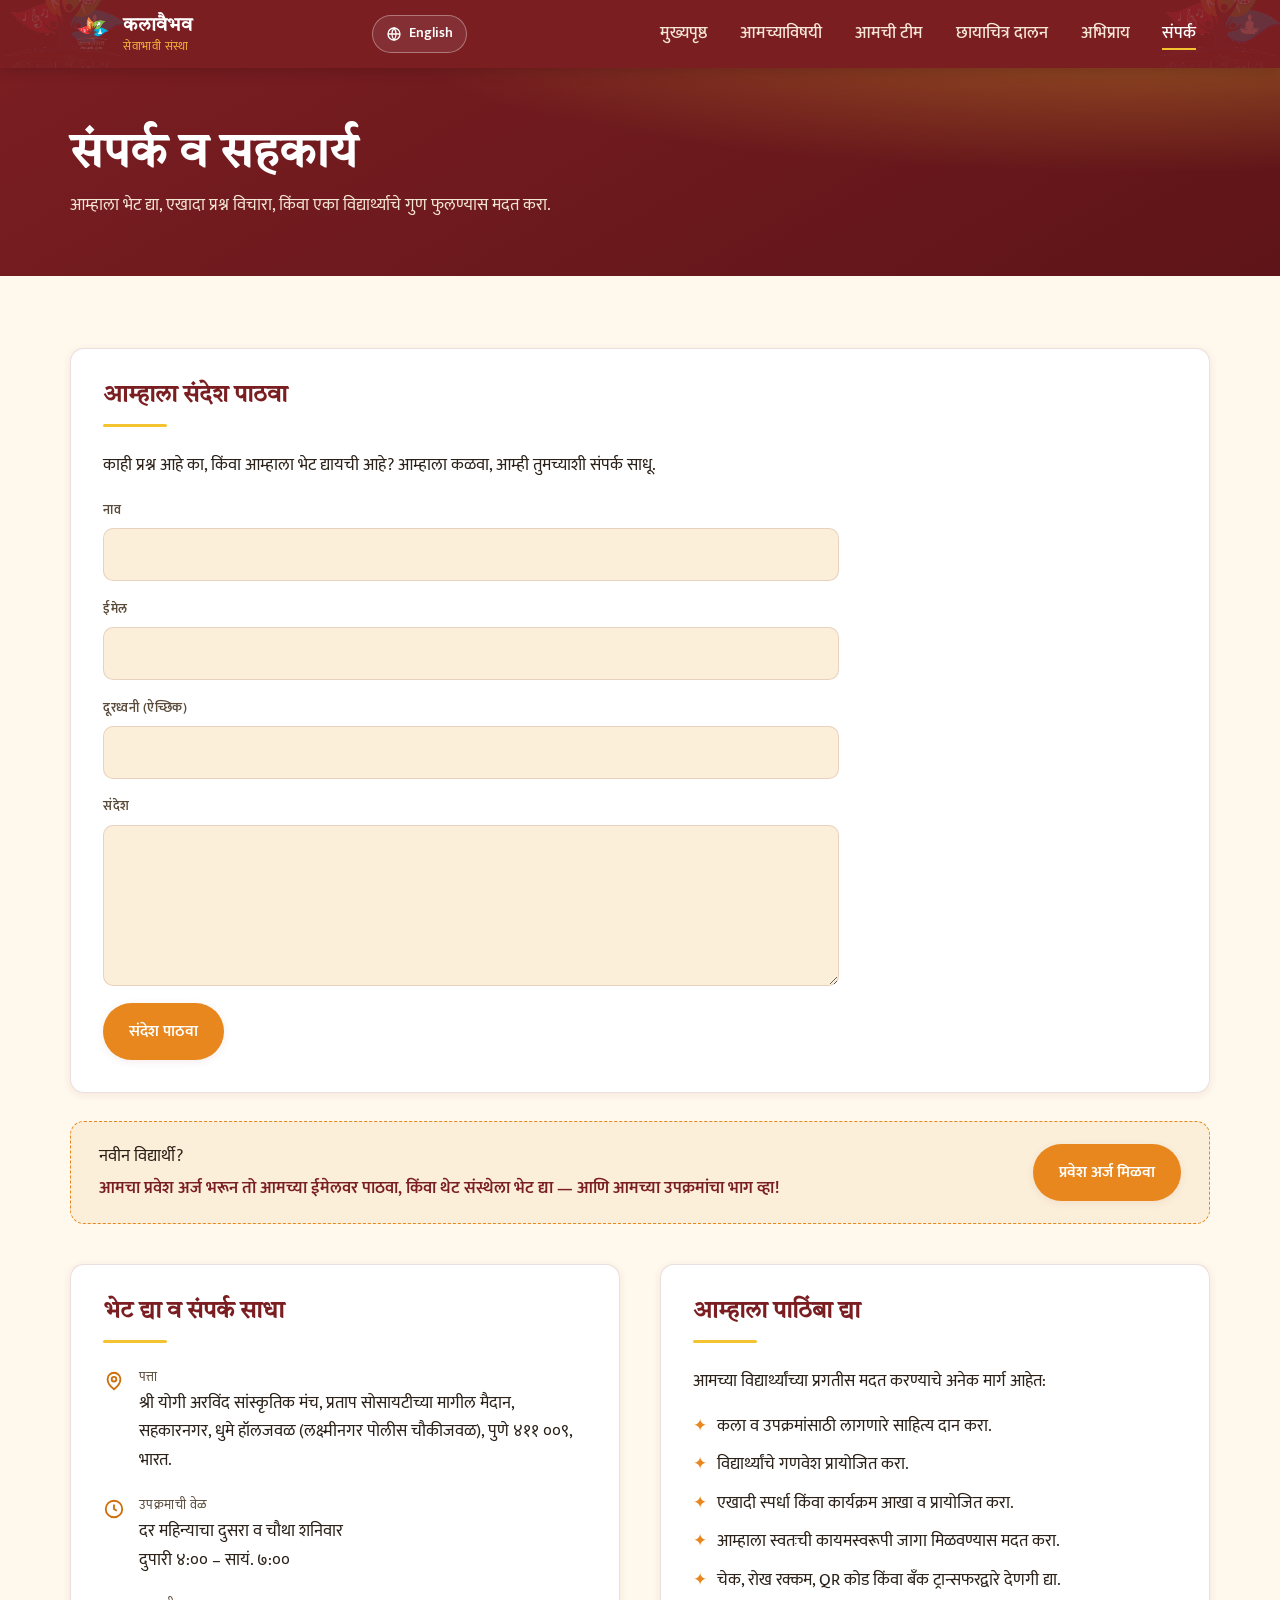
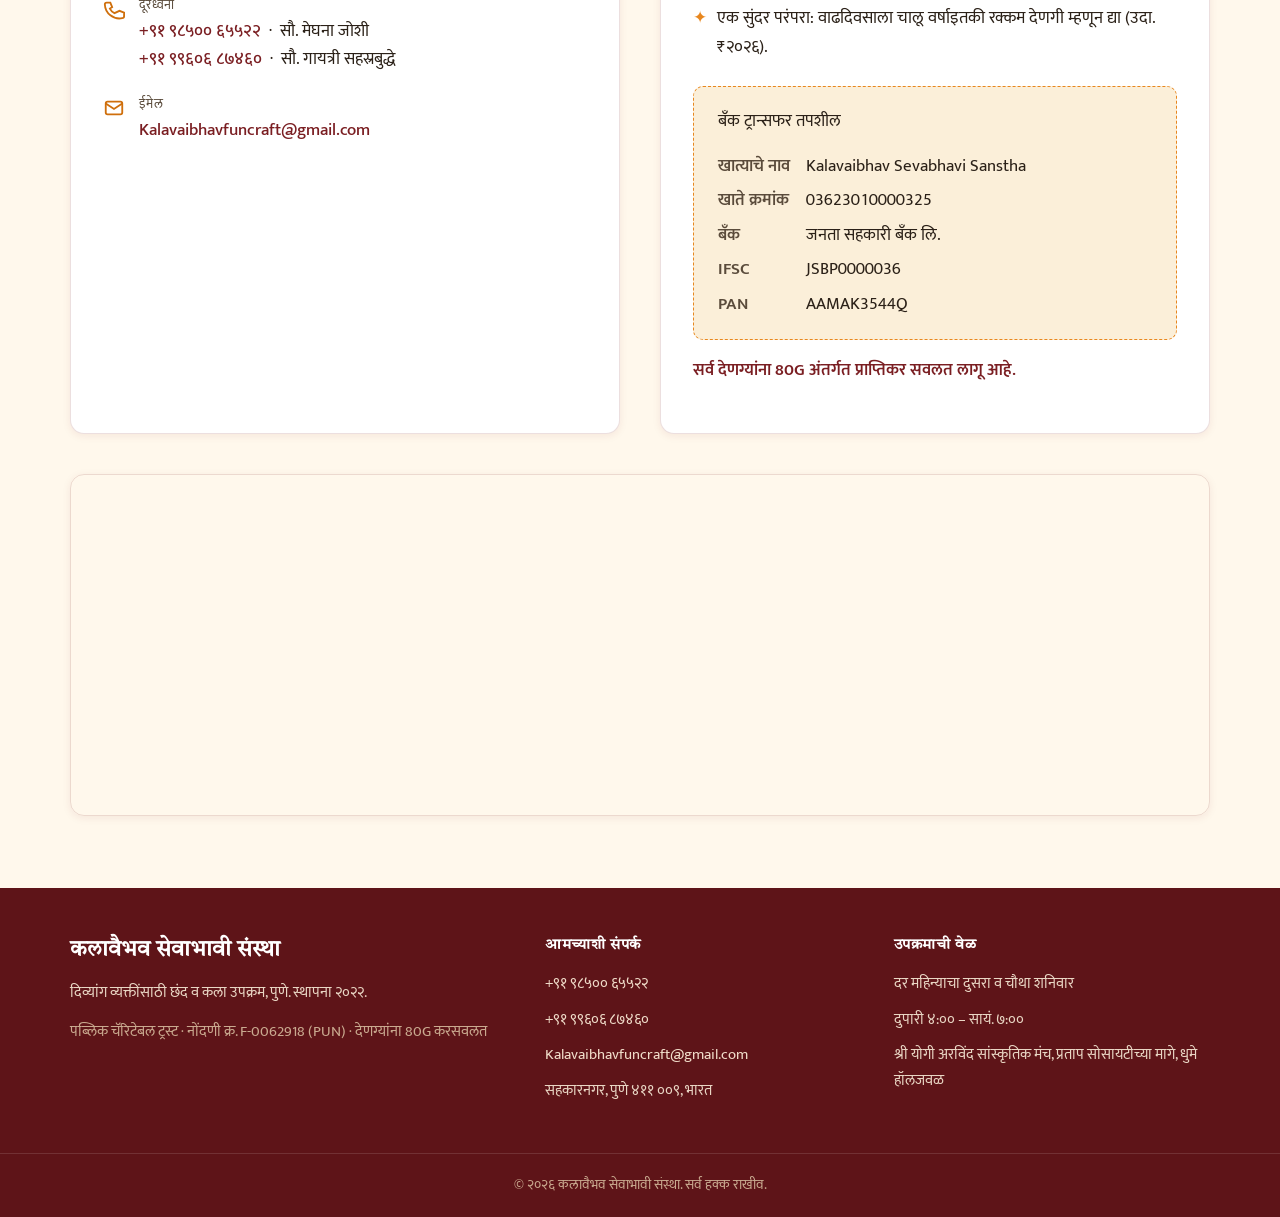
<file: contact-mr.html>
<!DOCTYPE html>
<html lang="mr">
<head>
<meta charset="UTF-8">
<meta name="viewport" content="width=device-width, initial-scale=1.0">
<title>संपर्क व सहकार्य — कलावैभव सेवाभावी संस्था</title>
<meta name="description" content="कलावैभव सेवाभावी संस्थेला भेट द्या, संपर्क साधा किंवा पाठिंबा द्या. देणगीचे तपशील व 80G करसवलत.">
<link rel="icon" type="image/png" href="images/logom.png">
<link rel="alternate" hreflang="en" href="contact.html">
<link rel="alternate" hreflang="mr" href="contact-mr.html">
<link rel="stylesheet" href="styles.css">
</head>
<body>
<a class="skip-link" href="#main">मुख्य मजकुरावर जा</a>

<header class="site-header">
  <div class="header-logos" aria-hidden="true">
    <img src="images/logom.png" alt="" class="header-logo header-logo-en">
    <img src="images/logom.png" alt="" class="header-logo header-logo-mr">
  </div>
  <nav class="nav wrap" aria-label="Primary">
    <a class="brand" href="index-mr.html">
      <img src="images/logom.png" alt="" onerror="this.style.display='none'">
      <span class="brand-text"><span class="brand-name">कलावैभव</span><span class="brand-sub">सेवाभावी संस्था</span></span>
    </a>
    <div class="nav-actions">
      <a class="lang-toggle" href="contact.html" hreflang="en" lang="en" title="Read this page in English">
        <svg viewBox="0 0 24 24" fill="none" stroke="currentColor" stroke-width="2" aria-hidden="true"><circle cx="12" cy="12" r="9"/><path d="M3 12h18M12 3a15 15 0 0 1 0 18a15 15 0 0 1 0-18z"/></svg>
        <span>English</span>
      </a>
      <button class="nav-toggle" aria-label="मेनू उघडा/बंद करा" aria-expanded="false" aria-controls="nav-links"><span></span><span></span><span></span></button>
    </div>
    <ul class="nav-links" id="nav-links">
      <li><a href="index-mr.html">मुख्यपृष्ठ</a></li>
      <li><a href="about-mr.html">आमच्याविषयी</a></li>
      <li><a href="team-mr.html">आमची टीम</a></li>
      <li><a href="gallery-mr.html">छायाचित्र दालन</a></li>
      <li><a href="testimonials-mr.html">अभिप्राय</a></li>
      <li><a href="contact-mr.html" aria-current="page">संपर्क</a></li>
    </ul>
  </nav>
</header>

<main id="main">

  <section class="page-banner">
    <div class="wrap">
      <h1>संपर्क व सहकार्य</h1>
      <p>आम्हाला भेट द्या, एखादा प्रश्न विचारा, किंवा एका विद्यार्थ्याचे गुण फुलण्यास मदत करा.</p>
    </div>
  </section>

  <section class="section">
    <div class="wrap">

      <!-- Send a message -->
      <div class="info-card form-card">
        <h2>आम्हाला संदेश पाठवा</h2>
        <hr class="divider">
        <p>काही प्रश्न आहे का, किंवा आम्हाला भेट द्यायची आहे? आम्हाला कळवा, आम्ही तुमच्याशी संपर्क साधू.</p>

        <form class="contact-form" action="https://formsubmit.co/Kalavaibhavfuncraft@gmail.com" method="POST">
          <input type="hidden" name="_subject" value="New message from Kalavaibhav website (Marathi)">
          <input type="hidden" name="_template" value="table">
          <input type="hidden" name="_next" value="thank-you-mr.html">
          <input type="text" name="_honeypot" style="display:none" tabindex="-1" autocomplete="off">

          <div class="form-row">
            <label for="cf-name">नाव</label>
            <input type="text" id="cf-name" name="Name" required>
          </div>

          <div class="form-row">
            <label for="cf-email">ईमेल</label>
            <input type="email" id="cf-email" name="Email" required>
          </div>

          <div class="form-row">
            <label for="cf-phone">दूरध्वनी (ऐच्छिक)</label>
            <input type="tel" id="cf-phone" name="Phone">
          </div>

          <div class="form-row">
            <label for="cf-message">संदेश</label>
            <textarea id="cf-message" name="Message" rows="5" required></textarea>
          </div>

          <button type="submit" class="btn btn-primary">संदेश पाठवा</button>
        </form>
      </div>

      <!-- Join us callout -->
      <div class="admission-box">
        <div>
          <p class="label" style="margin:0 0 0.2rem">नवीन विद्यार्थी?</p>
          <p style="margin:0;font-weight:600;color:var(--maroon)">आमचा प्रवेश अर्ज भरून तो आमच्या ईमेलवर पाठवा, किंवा थेट संस्थेला भेट द्या — आणि आमच्या उपक्रमांचा भाग व्हा!</p>
        </div>
        <a class="btn btn-primary" href="admissionform.pdf" target="_blank" rel="noopener">प्रवेश अर्ज मिळवा</a>
      </div>

      <div class="contact-grid">

        <!-- LEFT: reach us -->
        <div class="info-card">
          <h2>भेट द्या व संपर्क साधा</h2>
          <hr class="divider">

          <div class="info-row">
            <svg viewBox="0 0 24 24" fill="none" stroke="currentColor" stroke-width="2"><path d="M12 21s-7-5.5-7-11a7 7 0 0 1 14 0c0 5.5-7 11-7 11z"/><circle cx="12" cy="10" r="2.5"/></svg>
            <div>
              <p class="label">पत्ता</p>
              श्री योगी अरविंद सांस्कृतिक मंच, प्रताप सोसायटीच्या मागील मैदान, सहकारनगर, धुमे हॉलजवळ (लक्ष्मीनगर पोलीस चौकीजवळ), पुणे ४११ ००९, भारत.
            </div>
          </div>

          <div class="info-row">
            <svg viewBox="0 0 24 24" fill="none" stroke="currentColor" stroke-width="2"><circle cx="12" cy="12" r="9"/><path d="M12 7v5l3 2"/></svg>
            <div>
              <p class="label">उपक्रमाची वेळ</p>
              दर महिन्याचा दुसरा व चौथा शनिवार<br>दुपारी ४:०० – सायं. ७:००
            </div>
          </div>

          <div class="info-row">
            <svg viewBox="0 0 24 24" fill="none" stroke="currentColor" stroke-width="2"><path d="M4 5h4l2 5-2.5 1.5a11 11 0 0 0 5 5L18 14l5 2v4a2 2 0 0 1-2 2A16 16 0 0 1 2 7a2 2 0 0 1 2-2z"/></svg>
            <div>
              <p class="label">दूरध्वनी</p>
              <a href="tel:+919850065522">+९१ ९८५०० ६५५२२</a> &nbsp;·&nbsp; सौ. मेघना जोशी<br>
              <a href="tel:+919960687460">+९१ ९९६०६ ८७४६०</a> &nbsp;·&nbsp; सौ. गायत्री सहस्रबुद्धे
            </div>
          </div>

          <div class="info-row">
            <svg viewBox="0 0 24 24" fill="none" stroke="currentColor" stroke-width="2"><rect x="3" y="5" width="18" height="14" rx="2"/><path d="M3 7l9 6 9-6"/></svg>
            <div>
              <p class="label">ईमेल</p>
              <a href="mailto:Kalavaibhavfuncraft@gmail.com">Kalavaibhavfuncraft@gmail.com</a>
            </div>
          </div>
        </div>

        <!-- RIGHT: support us -->
        <div class="info-card">
          <h2>आम्हाला पाठिंबा द्या</h2>
          <hr class="divider">
          <p>आमच्या विद्यार्थ्यांच्या प्रगतीस मदत करण्याचे अनेक मार्ग आहेत:</p>
          <ul class="help-list">
            <li>कला व उपक्रमांसाठी लागणारे साहित्य दान करा.</li>
            <li>विद्यार्थ्यांचे गणवेश प्रायोजित करा.</li>
            <li>एखादी स्पर्धा किंवा कार्यक्रम आखा व प्रायोजित करा.</li>
            <li>आम्हाला स्वतःची कायमस्वरूपी जागा मिळवण्यास मदत करा.</li>
            <li>चेक, रोख रक्कम, QR कोड किंवा बँक ट्रान्सफरद्वारे देणगी द्या.</li>
            <li>एक सुंदर परंपरा: वाढदिवसाला चालू वर्षाइतकी रक्कम देणगी म्हणून द्या (उदा. ₹२०२६).</li>
          </ul>

          <div class="donate-box">
            <p class="label" style="margin-top:0">बँक ट्रान्सफर तपशील</p>
            <dl>
              <dt>खात्याचे नाव</dt><dd>Kalavaibhav Sevabhavi Sanstha</dd>
              <dt>खाते क्रमांक</dt><dd>03623010000325</dd>
              <dt>बँक</dt><dd>जनता सहकारी बँक लि.</dd>
              <dt>IFSC</dt><dd>JSBP0000036</dd>
              <dt>PAN</dt><dd>AAMAK3544Q</dd>
            </dl>
          </div>
          <p style="margin-top:1rem;font-weight:600;color:var(--maroon)">सर्व देणग्यांना 80G अंतर्गत प्राप्तिकर सवलत लागू आहे.</p>
        </div>

      </div>

      <!-- Area map -->
      <div class="map-embed">
        <iframe
          title="कलावैभवचे उपक्रम जिथे होतात त्या सहकारनगर, पुणे परिसराचा नकाशा"
          src="https://www.google.com/maps?q=Sahakarnagar+Pune+411009&output=embed"
          loading="lazy" referrerpolicy="no-referrer-when-downgrade"></iframe>
      </div>

    </div>
  </section>

</main>

<footer class="site-footer">
  <div class="wrap footer-grid">
    <div class="footer-brand">
      <p class="brand-name">कलावैभव सेवाभावी संस्था</p>
      <p>दिव्यांग व्यक्तींसाठी छंद व कला उपक्रम, पुणे. स्थापना २०२२.</p>
      <p class="footer-reg">पब्लिक चॅरिटेबल ट्रस्ट · नोंदणी क्र. F-0062918 (PUN) · देणग्यांना 80G करसवलत</p>
    </div>
    <div>
      <h4>आमच्याशी संपर्क</h4>
      <ul class="footer-list">
        <li><a href="tel:+919850065522">+९१ ९८५०० ६५५२२</a></li>
        <li><a href="tel:+919960687460">+९१ ९९६०६ ८७४६०</a></li>
        <li><a href="mailto:Kalavaibhavfuncraft@gmail.com">Kalavaibhavfuncraft@gmail.com</a></li>
        <li>सहकारनगर, पुणे ४११ ००९, भारत</li>
      </ul>
    </div>
    <div>
      <h4>उपक्रमाची वेळ</h4>
      <ul class="footer-list">
        <li>दर महिन्याचा दुसरा व चौथा शनिवार</li>
        <li>दुपारी ४:०० – सायं. ७:००</li>
        <li>श्री योगी अरविंद सांस्कृतिक मंच, प्रताप सोसायटीच्या मागे, धुमे हॉलजवळ</li>
      </ul>
    </div>
  </div>
  <div class="footer-bottom">© <span id="year">2026</span> कलावैभव सेवाभावी संस्था. सर्व हक्क राखीव.</div>
</footer>

<script src="main.js"></script>
</body>
</html>
</file>
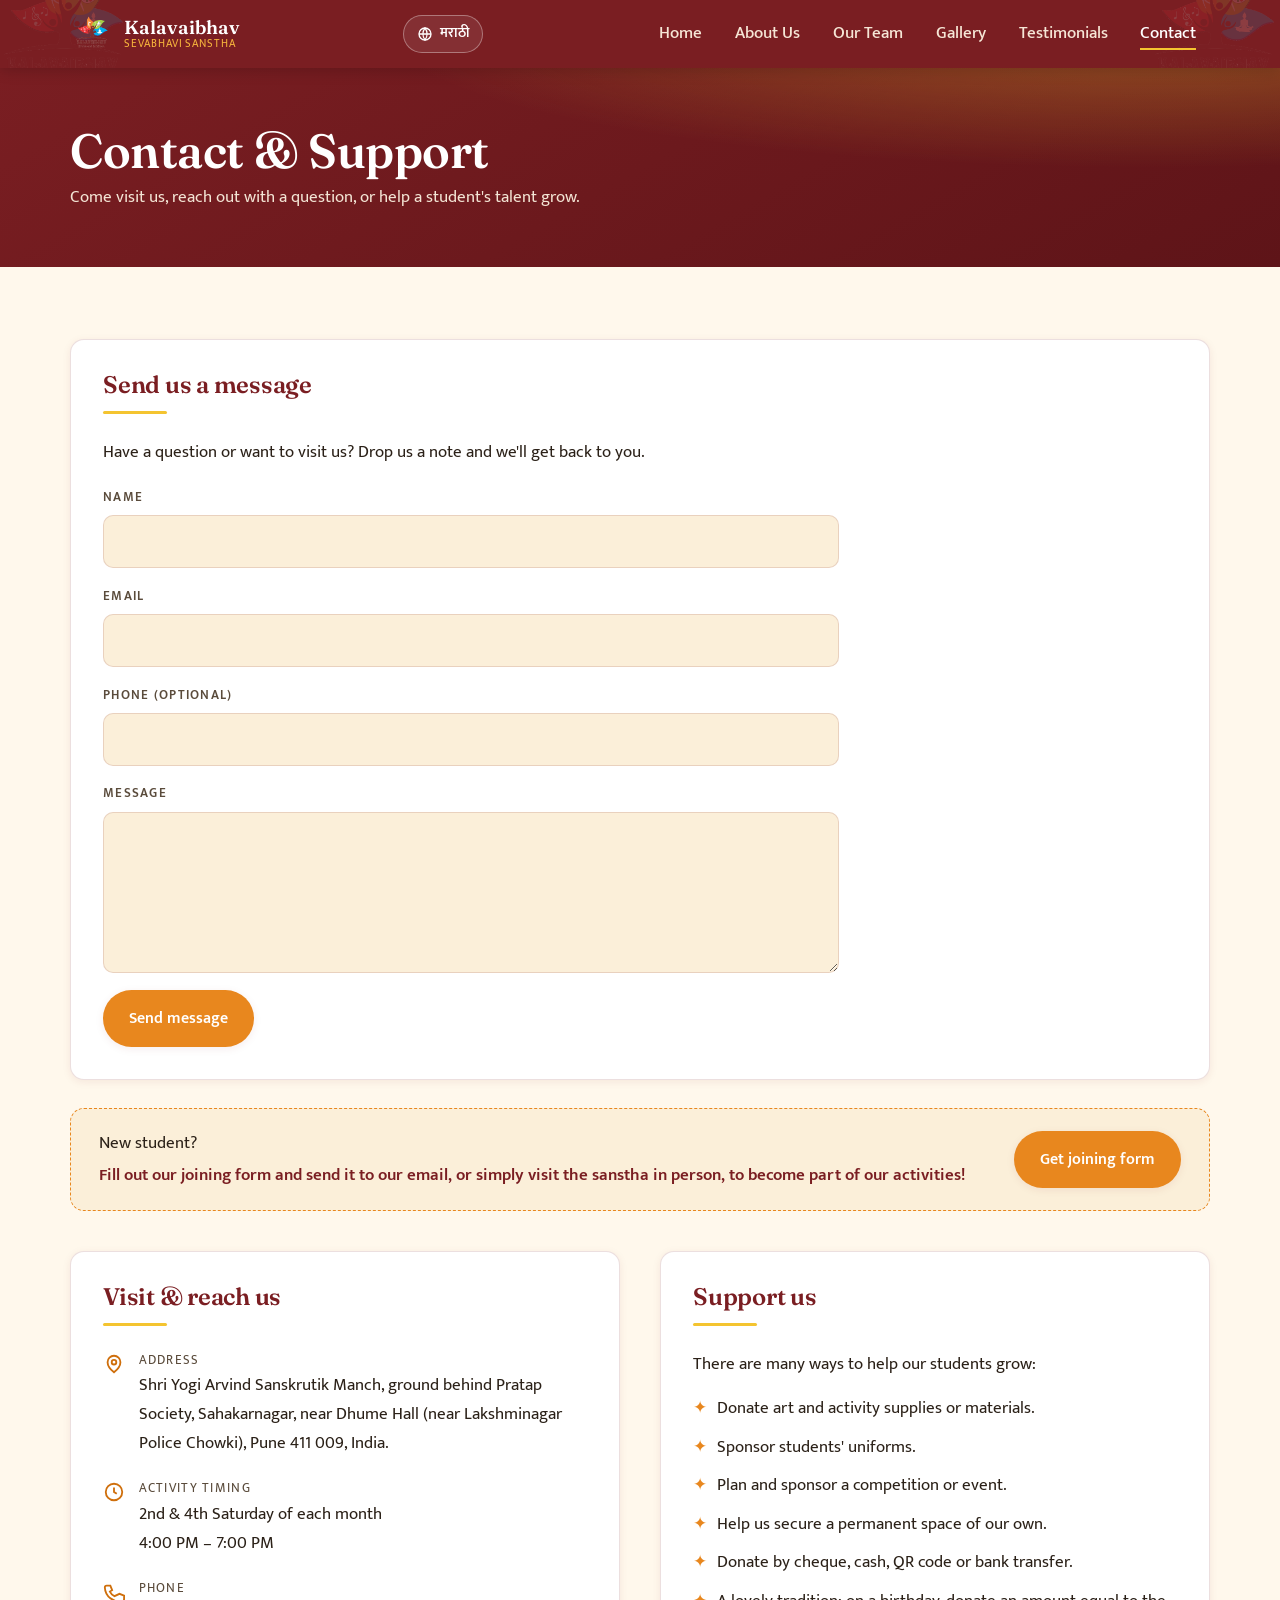
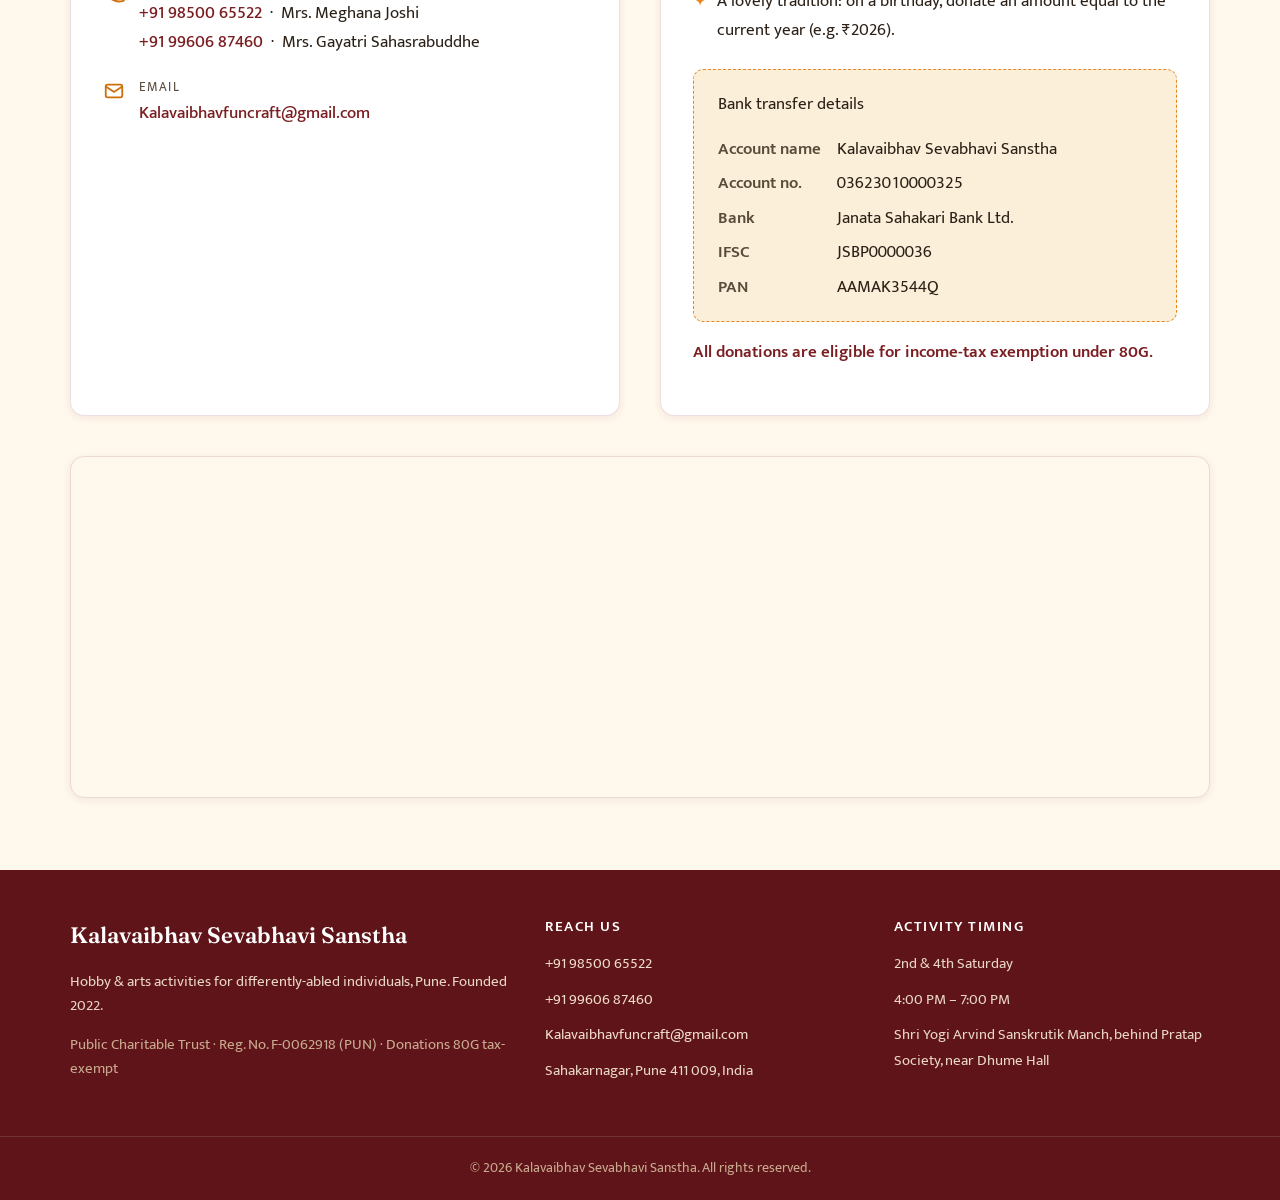
<file: contact.html>
<!DOCTYPE html>
<html lang="en">
<head>
<meta charset="UTF-8">
<meta name="viewport" content="width=device-width, initial-scale=1.0">
<title>Contact &amp; Support — Kalavaibhav Sevabhavi Sanstha</title>
<meta name="description" content="Visit, call or support Kalavaibhav Sevabhavi Sanstha. Donation details and 80G tax-exempt giving.">
<link rel="icon" type="image/png" href="images/logo.png">
<link rel="alternate" hreflang="en" href="contact.html">
<link rel="alternate" hreflang="mr" href="contact-mr.html">
<link rel="stylesheet" href="styles.css">
</head>
<body>
<a class="skip-link" href="#main">Skip to content</a>

<header class="site-header">
  <div class="header-logos" aria-hidden="true">
    <img src="images/logo.png" alt="" class="header-logo header-logo-en">
    <img src="images/logo.png" alt="" class="header-logo header-logo-mr">
  </div>
  <nav class="nav wrap" aria-label="Primary">
    <a class="brand" href="index.html">
      <img src="images/logo.png" alt="" onerror="this.style.display='none'">
      <span class="brand-text"><span class="brand-name">Kalavaibhav</span><span class="brand-sub">Sevabhavi Sanstha</span></span>
    </a>
    <div class="nav-actions">
      <a class="lang-toggle" href="contact-mr.html" hreflang="mr" lang="mr" title="Read this page in Marathi">
        <svg viewBox="0 0 24 24" fill="none" stroke="currentColor" stroke-width="2" aria-hidden="true"><circle cx="12" cy="12" r="9"/><path d="M3 12h18M12 3a15 15 0 0 1 0 18a15 15 0 0 1 0-18z"/></svg>
        <span>मराठी</span>
      </a>
      <button class="nav-toggle" aria-label="Toggle menu" aria-expanded="false" aria-controls="nav-links"><span></span><span></span><span></span></button>
    </div>
    <ul class="nav-links" id="nav-links">
      <li><a href="index.html">Home</a></li>
      <li><a href="about.html">About Us</a></li>
      <li><a href="team.html">Our Team</a></li>
      <li><a href="gallery.html">Gallery</a></li>
      <li><a href="testimonials.html">Testimonials</a></li>
      <li><a href="contact.html" aria-current="page">Contact</a></li>
    </ul>
  </nav>
</header>

<main id="main">

  <section class="page-banner">
    <div class="wrap">
      <h1>Contact &amp; Support</h1>
      <p>Come visit us, reach out with a question, or help a student's talent grow.</p>
    </div>
  </section>

  <section class="section">
    <div class="wrap">

      <!-- Send a message -->
      <div class="info-card form-card">
        <h2>Send us a message</h2>
        <hr class="divider">
        <p>Have a question or want to visit us? Drop us a note and we'll get back to you.</p>

        <form class="contact-form" action="https://formsubmit.co/Kalavaibhavfuncraft@gmail.com" method="POST">
          <input type="hidden" name="_subject" value="New message from Kalavaibhav website">
          <input type="hidden" name="_template" value="table">
          <input type="hidden" name="_next" value="thank-you.html">
          <input type="text" name="_honeypot" style="display:none" tabindex="-1" autocomplete="off">

          <div class="form-row">
            <label for="cf-name">Name</label>
            <input type="text" id="cf-name" name="Name" required>
          </div>

          <div class="form-row">
            <label for="cf-email">Email</label>
            <input type="email" id="cf-email" name="Email" required>
          </div>

          <div class="form-row">
            <label for="cf-phone">Phone (optional)</label>
            <input type="tel" id="cf-phone" name="Phone">
          </div>

          <div class="form-row">
            <label for="cf-message">Message</label>
            <textarea id="cf-message" name="Message" rows="5" required></textarea>
          </div>

          <button type="submit" class="btn btn-primary">Send message</button>
        </form>
      </div>

      <!-- Join us callout -->
      <div class="admission-box">
        <div>
          <p class="label" style="margin:0 0 0.2rem">New student?</p>
          <p style="margin:0;font-weight:600;color:var(--maroon)">Fill out our joining form and send it to our email, or simply visit the sanstha in person, to become part of our activities!</p>
        </div>
        <a class="btn btn-primary" href="admissionform.pdf" target="_blank" rel="noopener">Get joining form</a>
      </div>

      <div class="contact-grid">

        <!-- LEFT: reach us -->
        <div class="info-card">
          <h2>Visit &amp; reach us</h2>
          <hr class="divider">

          <div class="info-row">
            <svg viewBox="0 0 24 24" fill="none" stroke="currentColor" stroke-width="2"><path d="M12 21s-7-5.5-7-11a7 7 0 0 1 14 0c0 5.5-7 11-7 11z"/><circle cx="12" cy="10" r="2.5"/></svg>
            <div>
              <p class="label">Address</p>
              Shri Yogi Arvind Sanskrutik Manch, ground behind Pratap Society, Sahakarnagar, near Dhume Hall (near Lakshminagar Police Chowki), Pune 411 009, India.
            </div>
          </div>

          <div class="info-row">
            <svg viewBox="0 0 24 24" fill="none" stroke="currentColor" stroke-width="2"><circle cx="12" cy="12" r="9"/><path d="M12 7v5l3 2"/></svg>
            <div>
              <p class="label">Activity timing</p>
              2nd &amp; 4th Saturday of each month<br>4:00 PM – 7:00 PM
            </div>
          </div>

          <div class="info-row">
            <svg viewBox="0 0 24 24" fill="none" stroke="currentColor" stroke-width="2"><path d="M4 5h4l2 5-2.5 1.5a11 11 0 0 0 5 5L18 14l5 2v4a2 2 0 0 1-2 2A16 16 0 0 1 2 7a2 2 0 0 1 2-2z"/></svg>
            <div>
              <p class="label">Phone</p>
              <a href="tel:+919850065522">+91 98500 65522</a> &nbsp;·&nbsp; Mrs. Meghana Joshi<br>
              <a href="tel:+919960687460">+91 99606 87460</a> &nbsp;·&nbsp; Mrs. Gayatri Sahasrabuddhe
            </div>
          </div>

          <div class="info-row">
            <svg viewBox="0 0 24 24" fill="none" stroke="currentColor" stroke-width="2"><rect x="3" y="5" width="18" height="14" rx="2"/><path d="M3 7l9 6 9-6"/></svg>
            <div>
              <p class="label">Email</p>
              <a href="mailto:Kalavaibhavfuncraft@gmail.com">Kalavaibhavfuncraft@gmail.com</a>
            </div>
          </div>
        </div>

        <!-- RIGHT: support us -->
        <div class="info-card">
          <h2>Support us</h2>
          <hr class="divider">
          <p>There are many ways to help our students grow:</p>
          <ul class="help-list">
            <li>Donate art and activity supplies or materials.</li>
            <li>Sponsor students' uniforms.</li>
            <li>Plan and sponsor a competition or event.</li>
            <li>Help us secure a permanent space of our own.</li>
            <li>Donate by cheque, cash, QR code or bank transfer.</li>
            <li>A lovely tradition: on a birthday, donate an amount equal to the current year (e.g. ₹2026).</li>
          </ul>

          <div class="donate-box">
            <p class="label" style="margin-top:0">Bank transfer details</p>
            <dl>
              <dt>Account name</dt><dd>Kalavaibhav Sevabhavi Sanstha</dd>
              <dt>Account no.</dt><dd>03623010000325</dd>
              <dt>Bank</dt><dd>Janata Sahakari Bank Ltd.</dd>
              <dt>IFSC</dt><dd>JSBP0000036</dd>
              <dt>PAN</dt><dd>AAMAK3544Q</dd>
            </dl>
          </div>
          <p style="margin-top:1rem;font-weight:600;color:var(--maroon)">All donations are eligible for income-tax exemption under 80G.</p>
        </div>

      </div>

      <!-- Area map -->
      <div class="map-embed">
        <iframe
          title="Map showing the Sahakarnagar, Pune area where Kalavaibhav activities are held"
          src="https://www.google.com/maps?q=Sahakarnagar+Pune+411009&output=embed"
          loading="lazy" referrerpolicy="no-referrer-when-downgrade"></iframe>
      </div>

    </div>
  </section>

</main>

<footer class="site-footer">
  <div class="wrap footer-grid">
    <div class="footer-brand">
      <p class="brand-name">Kalavaibhav Sevabhavi Sanstha</p>
      <p>Hobby &amp; arts activities for differently-abled individuals, Pune. Founded 2022.</p>
      <p class="footer-reg">Public Charitable Trust · Reg. No. F-0062918 (PUN) · Donations 80G tax-exempt</p>
    </div>
    <div>
      <h4>Reach us</h4>
      <ul class="footer-list">
        <li><a href="tel:+919850065522">+91 98500 65522</a></li>
        <li><a href="tel:+919960687460">+91 99606 87460</a></li>
        <li><a href="mailto:Kalavaibhavfuncraft@gmail.com">Kalavaibhavfuncraft@gmail.com</a></li>
        <li>Sahakarnagar, Pune 411 009, India</li>
      </ul>
    </div>
    <div>
      <h4>Activity timing</h4>
      <ul class="footer-list">
        <li>2nd &amp; 4th Saturday</li>
        <li>4:00 PM – 7:00 PM</li>
        <li>Shri Yogi Arvind Sanskrutik Manch, behind Pratap Society, near Dhume Hall</li>
      </ul>
    </div>
  </div>
  <div class="footer-bottom">© <span id="year">2026</span> Kalavaibhav Sevabhavi Sanstha. All rights reserved.</div>
</footer>

<script src="main.js"></script>
</body>
</html>
</file>
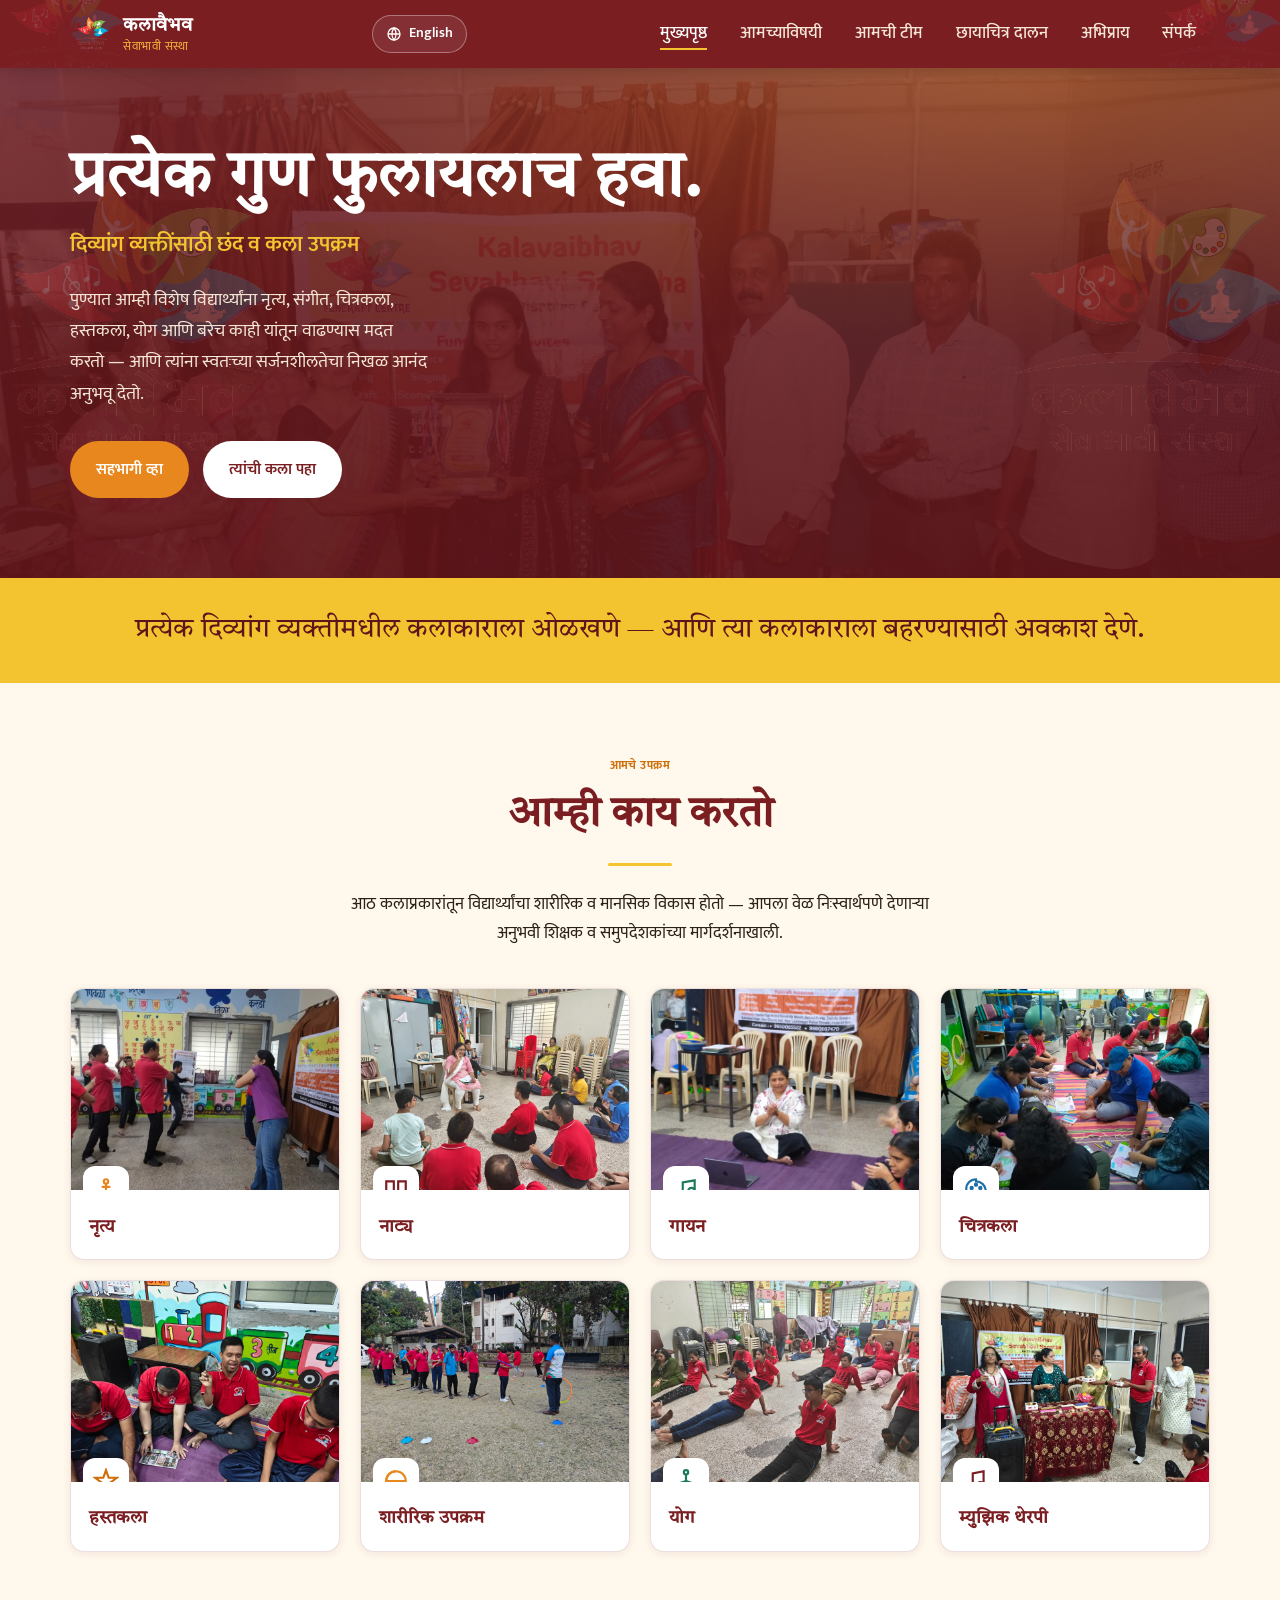
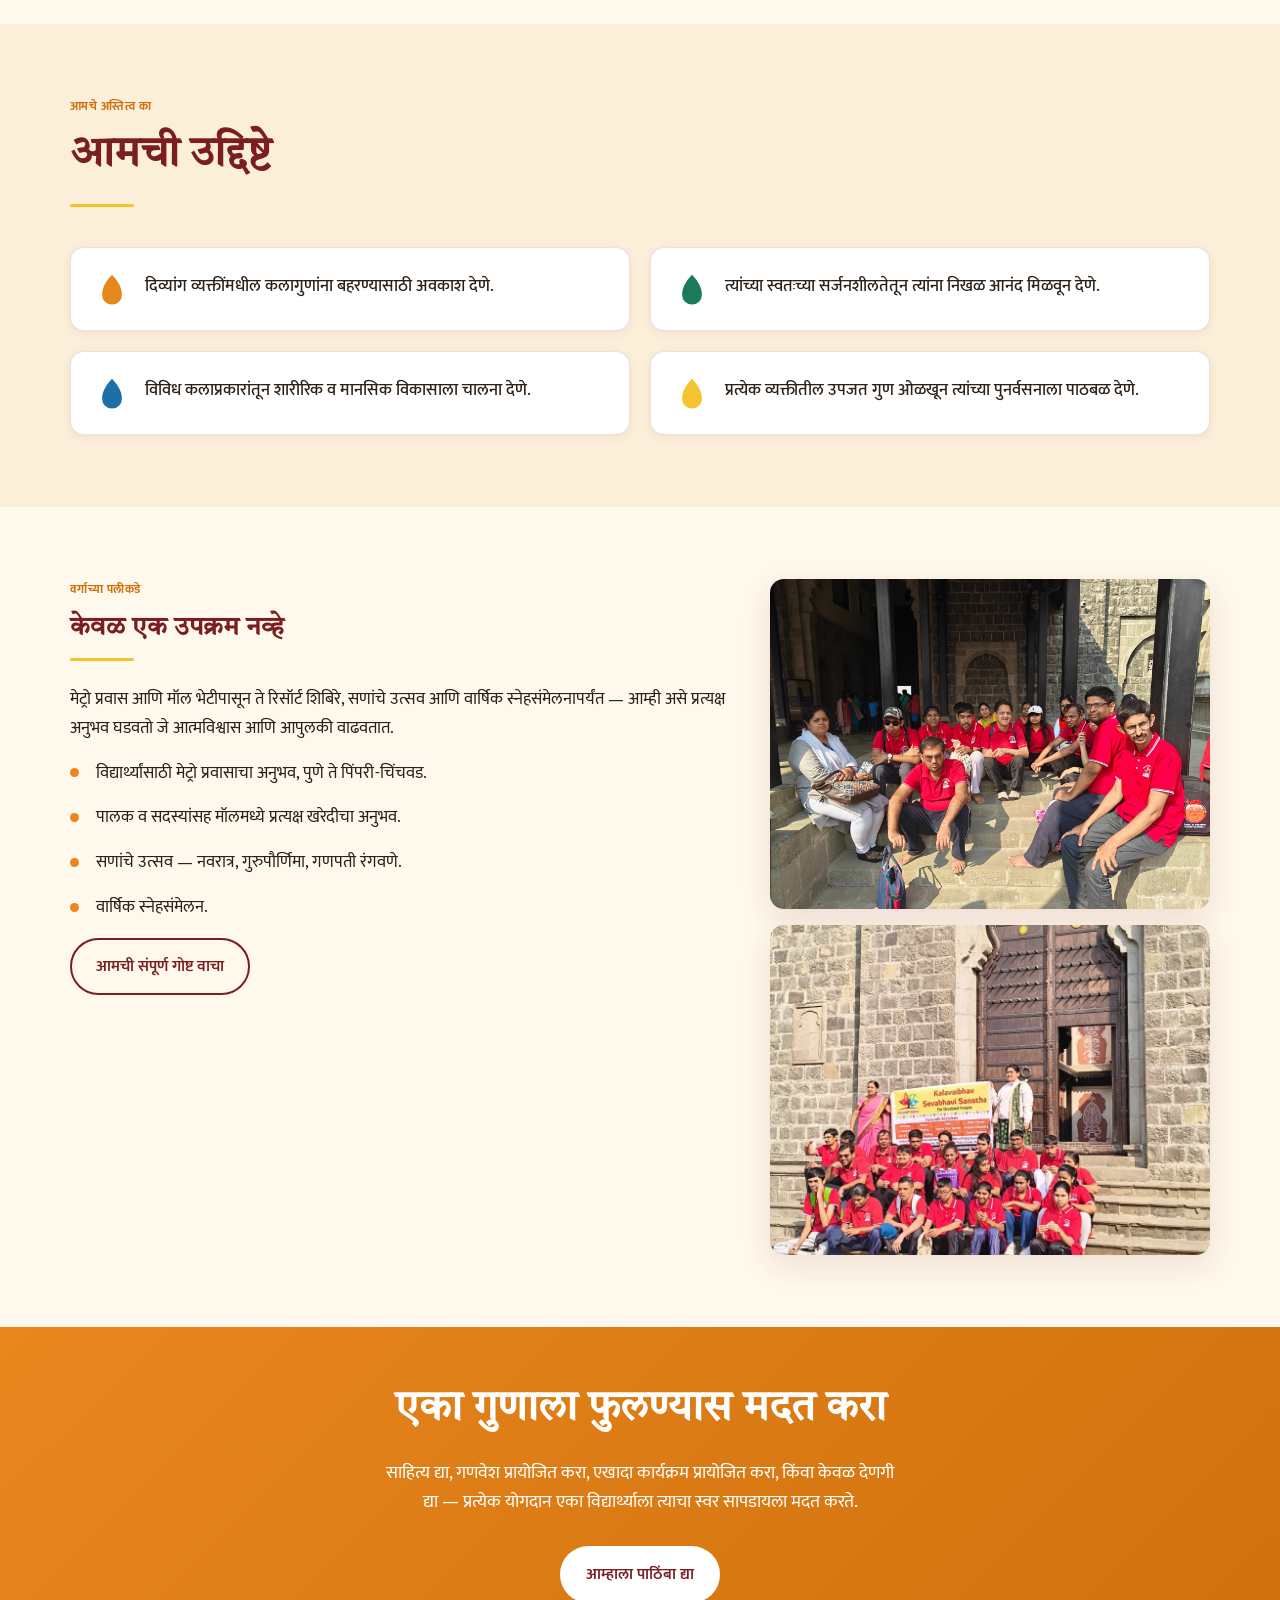
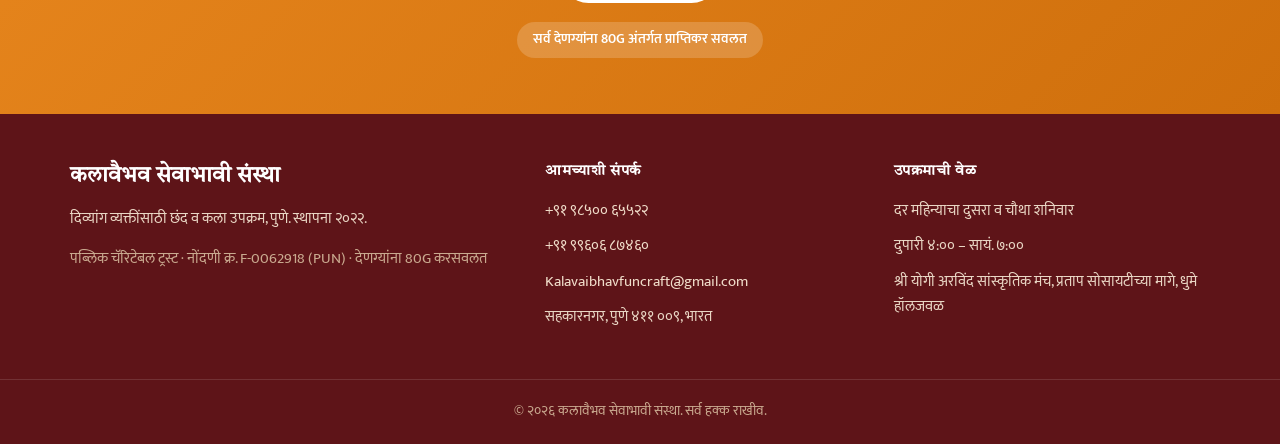
<file: index-mr.html>
<!DOCTYPE html>
<html lang="mr">
<head>
<meta charset="UTF-8">
<meta name="viewport" content="width=device-width, initial-scale=1.0">
<title>कलावैभव सेवाभावी संस्था — दिव्यांग व्यक्तींसाठी छंद व कला उपक्रम</title>
<meta name="description" content="कलावैभव सेवाभावी संस्था पुण्यात दिव्यांग व्यक्तींसाठी छंद व कला उपक्रम चालवते आणि नृत्य, संगीत, चित्रकला, योग यांतून कलागुण जोपासते.">
<link rel="icon" type="image/png" href="images/logom.png">
<link rel="alternate" hreflang="en" href="index.html">
<link rel="alternate" hreflang="mr" href="index-mr.html">
<link rel="stylesheet" href="styles.css">
</head>
<body>
<a class="skip-link" href="#main">मुख्य मजकुरावर जा</a>

<header class="site-header">
  <div class="header-logos" aria-hidden="true">
    <img src="images/logom.png" alt="" class="header-logo header-logo-en">
    <img src="images/logom.png" alt="" class="header-logo header-logo-mr">
  </div>
  <nav class="nav wrap" aria-label="Primary">
    <a class="brand" href="index-mr.html">
      <img src="images/logom.png" alt="" onerror="this.style.display='none'">
      <span class="brand-text"><span class="brand-name">कलावैभव</span><span class="brand-sub">सेवाभावी संस्था</span></span>
    </a>
    <div class="nav-actions">
      <a class="lang-toggle" href="index.html" hreflang="en" lang="en" title="Read this page in English">
        <svg viewBox="0 0 24 24" fill="none" stroke="currentColor" stroke-width="2" aria-hidden="true"><circle cx="12" cy="12" r="9"/><path d="M3 12h18M12 3a15 15 0 0 1 0 18a15 15 0 0 1 0-18z"/></svg>
        <span>English</span>
      </a>
      <button class="nav-toggle" aria-label="मेनू उघडा/बंद करा" aria-expanded="false" aria-controls="nav-links"><span></span><span></span><span></span></button>
    </div>
    <ul class="nav-links" id="nav-links">
      <li><a href="index-mr.html" aria-current="page">मुख्यपृष्ठ</a></li>
      <li><a href="about-mr.html">आमच्याविषयी</a></li>
      <li><a href="team-mr.html">आमची टीम</a></li>
      <li><a href="gallery-mr.html">छायाचित्र दालन</a></li>
      <li><a href="testimonials-mr.html">अभिप्राय</a></li>
      <li><a href="contact-mr.html">संपर्क</a></li>
    </ul>
  </nav>
</header>

<main id="main">

  <!-- HERO -->
  <section class="hero">
    <div class="hero-photos" aria-hidden="true"><img src="images/gallery18.jpg" alt="कलात्मक उपक्रमात रमलेले विद्यार्थी" style="display:block;width:100%;height:auto;object-fit:cover;"></div>
    <div class="hero-logos" aria-hidden="true">
      <img src="images/logom.png" alt="" class="hero-logo hero-logo-en">
      <img src="images/logom.png" alt="" class="hero-logo hero-logo-mr">
    </div>
    <div class="hero-inner wrap">
      <div class="hero-copy">
        <h1>प्रत्येक गुण फुलायलाच हवा.</h1>
        <p class="tagline">दिव्यांग व्यक्तींसाठी छंद व कला उपक्रम</p>
        <p class="lede">पुण्यात आम्ही विशेष विद्यार्थ्यांना नृत्य, संगीत, चित्रकला, हस्तकला, योग आणि बरेच काही यांतून वाढण्यास मदत करतो — आणि त्यांना स्वतःच्या सर्जनशीलतेचा निखळ आनंद अनुभवू देतो.</p>
        <div class="hero-cta">
          <a class="btn btn-primary" href="contact-mr.html">सहभागी व्हा</a>
          <a class="btn btn-light" href="gallery-mr.html">त्यांची कला पहा</a>
        </div>
      </div>
    </div>
  </section>

  <!-- MISSION STRIP -->
  <section class="mission">
    <div class="wrap">
      <p>प्रत्येक दिव्यांग व्यक्तीमधील कलाकाराला ओळखणे — आणि त्या कलाकाराला बहरण्यासाठी अवकाश देणे.</p>
    </div>
  </section>

  <!-- WHAT WE DO -->
  <section class="section">
    <div class="wrap">
      <div class="section-head center">
        <p class="eyebrow">आमचे उपक्रम</p>
        <h2>आम्ही काय करतो</h2>
        <hr class="divider">
        <p>आठ कलाप्रकारांतून विद्यार्थ्यांचा शारीरिक व मानसिक विकास होतो — आपला वेळ निःस्वार्थपणे देणाऱ्या अनुभवी शिक्षक व समुपदेशकांच्या मार्गदर्शनाखाली.</p>
      </div>
      <div class="cards">

        <article class="card">
          <div class="card-photo" data-img-slot data-alt="कलावैभवच्या उपक्रमात नृत्य करणारे विद्यार्थी">
            <img src="images/gallery39.jpg" alt="">
            <span class="card-icon" aria-hidden="true"><svg viewBox="0 0 24 24" fill="none" stroke="#E8871E" stroke-width="2"><circle cx="12" cy="5" r="2"/><path d="M12 7v6m0 0l-4 6m4-6l4 6M8 10l8 0"/></svg></span>
          </div>
          <div class="card-body"><h3>नृत्य</h3></div>
        </article>

        <article class="card">
          <div class="card-photo" data-img-slot data-alt="नाट्य उपक्रमातील विद्यार्थी">
            <img src="images/drama.jpeg" alt="">
            <span class="card-icon" aria-hidden="true"><svg viewBox="0 0 24 24" fill="none" stroke="#7A1E22" stroke-width="2"><path d="M3 5h7v8a3.5 3.5 0 0 1-7 0z"/><path d="M14 5h7v8a3.5 3.5 0 0 1-7 0z"/></svg></span>
          </div>
          <div class="card-body"><h3>नाट्य</h3></div>
        </article>

        <article class="card">
          <div class="card-photo" data-img-slot data-alt="गायन करणारे विद्यार्थी">
            <img src="images/gallery42.jpg" alt="">
            <span class="card-icon" aria-hidden="true"><svg viewBox="0 0 24 24" fill="none" stroke="#1B7A5A" stroke-width="2"><circle cx="6" cy="18" r="3"/><path d="M9 18V6l11-2v10"/><circle cx="17" cy="14" r="3"/></svg></span>
          </div>
          <div class="card-body"><h3>गायन</h3></div>
        </article>

        <article class="card">
          <div class="card-photo" data-img-slot data-alt="चित्र काढणारा विद्यार्थी">
            <img src="images/gallery43.jpg" alt="">
            <span class="card-icon" aria-hidden="true"><svg viewBox="0 0 24 24" fill="none" stroke="#1E6FA8" stroke-width="2"><path d="M12 3a9 9 0 0 0 0 18c1.5 0 2-1 2-2s-.5-2 1-2h2a4 4 0 0 0 4-4 9 9 0 0 0-9-8z"/><circle cx="8" cy="11" r="1"/><circle cx="12" cy="8" r="1"/><circle cx="16" cy="11" r="1"/></svg></span>
          </div>
          <div class="card-body"><h3>चित्रकला</h3></div>
        </article>

        <article class="card">
          <div class="card-photo" data-img-slot data-alt="हस्तकला करणारे विद्यार्थी">
            <img src="images/gallery46.jpg" alt="">
            <span class="card-icon" aria-hidden="true"><svg viewBox="0 0 24 24" fill="none" stroke="#CF6F0C" stroke-width="2"><path d="M12 2l2.5 7H22l-6 4.5L18.5 21 12 16.5 5.5 21 8 13.5 2 9h7.5z"/></svg></span>
          </div>
          <div class="card-body"><h3>हस्तकला</h3></div>
        </article>

        <article class="card">
          <div class="card-photo" data-img-slot data-alt="शारीरिक उपक्रमातील विद्यार्थी">
            <img src="images/gallery41.jpg" alt="">
            <span class="card-icon" aria-hidden="true"><svg viewBox="0 0 24 24" fill="none" stroke="#E8871E" stroke-width="2"><circle cx="12" cy="12" r="9"/><path d="M12 3a9 9 0 0 0 0 18M3 12h18"/></svg></span>
          </div>
          <div class="card-body"><h3>शारीरिक उपक्रम</h3></div>
        </article>

        <article class="card">
          <div class="card-photo" data-img-slot data-alt="योगाभ्यास करणारे विद्यार्थी">
            <img src="images/yoga.jpeg" alt="">
            <span class="card-icon" aria-hidden="true"><svg viewBox="0 0 24 24" fill="none" stroke="#1B7A5A" stroke-width="2"><circle cx="12" cy="4" r="2"/><path d="M12 6v6m0 0l-6 2m6-2l6 2m-6 0v6"/></svg></span>
          </div>
          <div class="card-body"><h3>योग</h3></div>
        </article>

        <article class="card">
          <div class="card-photo" data-img-slot data-alt="म्युझिक थेरपी सत्र">
            <img src="images/gallery24.jpg" alt="">
            <span class="card-icon" aria-hidden="true"><svg viewBox="0 0 24 24" fill="none" stroke="#7A1E22" stroke-width="2"><path d="M9 18V5l10-2v13"/><circle cx="6" cy="18" r="3"/><circle cx="16" cy="16" r="3"/></svg></span>
          </div>
          <div class="card-body"><h3>म्युझिक थेरपी</h3></div>
        </article>

      </div>
    </div>
  </section>

  <!-- GOALS -->
  <section class="section section-tint">
    <div class="wrap">
      <div class="section-head">
        <p class="eyebrow">आमचे अस्तित्व का</p>
        <h2>आमची उद्दिष्टे</h2>
        <hr class="divider">
      </div>
      <div class="goals">
        <div class="goal"><svg class="leaf" viewBox="0 0 24 24" fill="#E8871E" aria-hidden="true"><path d="M12 2C7 7 5 12 5 16a7 7 0 0 0 14 0c0-4-2-9-7-14z"/></svg><p>दिव्यांग व्यक्तींमधील कलागुणांना बहरण्यासाठी अवकाश देणे.</p></div>
        <div class="goal"><svg class="leaf" viewBox="0 0 24 24" fill="#1B7A5A" aria-hidden="true"><path d="M12 2C7 7 5 12 5 16a7 7 0 0 0 14 0c0-4-2-9-7-14z"/></svg><p>त्यांच्या स्वतःच्या सर्जनशीलतेतून त्यांना निखळ आनंद मिळवून देणे.</p></div>
        <div class="goal"><svg class="leaf" viewBox="0 0 24 24" fill="#1E6FA8" aria-hidden="true"><path d="M12 2C7 7 5 12 5 16a7 7 0 0 0 14 0c0-4-2-9-7-14z"/></svg><p>विविध कलाप्रकारांतून शारीरिक व मानसिक विकासाला चालना देणे.</p></div>
        <div class="goal"><svg class="leaf" viewBox="0 0 24 24" fill="#F4C430" aria-hidden="true"><path d="M12 2C7 7 5 12 5 16a7 7 0 0 0 14 0c0-4-2-9-7-14z"/></svg><p>प्रत्येक व्यक्तीतील उपजत गुण ओळखून त्यांच्या पुनर्वसनाला पाठबळ देणे.</p></div>
      </div>
    </div>
  </section>

  <!-- INITIATIVES TEASER -->
  <section class="section">
    <div class="wrap">
      <div class="split">
        <div>
          <p class="eyebrow">वर्गाच्या पलीकडे</p>
          <h2>केवळ एक उपक्रम नव्हे</h2>
          <hr class="divider">
          <p>मेट्रो प्रवास आणि मॉल भेटीपासून ते रिसॉर्ट शिबिरे, सणांचे उत्सव आणि वार्षिक स्नेहसंमेलनापर्यंत — आम्ही असे प्रत्यक्ष अनुभव घडवतो जे आत्मविश्वास आणि आपुलकी वाढवतात.</p>
          <ul class="initiatives" style="columns:1">
            <li>विद्यार्थ्यांसाठी मेट्रो प्रवासाचा अनुभव, पुणे ते पिंपरी-चिंचवड.</li>
            <li>पालक व सदस्यांसह मॉलमध्ये प्रत्यक्ष खरेदीचा अनुभव.</li>
            <li>सणांचे उत्सव — नवरात्र, गुरुपौर्णिमा, गणपती रंगवणे.</li>
            <li>वार्षिक स्नेहसंमेलन.</li>
          </ul>
          <a class="btn btn-ghost" href="about-mr.html">आमची संपूर्ण गोष्ट वाचा</a>
        </div>
        <div class="stack-img">
          <img src="images/gallery34.jpg" alt="कलावैभवच्या सहलीतील विद्यार्थी" loading="lazy" style="display:block;width:100%;border-radius:var(--radius);overflow:hidden;box-shadow:var(--shadow-md)">
          <img src="images/gallery16.jpg" alt="कलावैभवच्या सहलीतील विद्यार्थी" loading="lazy" style="display:block;width:100%;border-radius:var(--radius);overflow:hidden;box-shadow:var(--shadow-md)">
        </div>
      </div>
    </div>
  </section>

  <!-- CTA -->
  <section class="cta-band">
    <div class="wrap">
      <h2>एका गुणाला फुलण्यास मदत करा</h2>
      <p>साहित्य द्या, गणवेश प्रायोजित करा, एखादा कार्यक्रम प्रायोजित करा, किंवा केवळ देणगी द्या — प्रत्येक योगदान एका विद्यार्थ्याला त्याचा स्वर सापडायला मदत करते.</p>
      <a class="btn btn-light" href="contact-mr.html">आम्हाला पाठिंबा द्या</a>
      <div><span class="badge-80g">सर्व देणग्यांना 80G अंतर्गत प्राप्तिकर सवलत</span></div>
    </div>
  </section>

</main>

<footer class="site-footer">
  <div class="wrap footer-grid">
    <div class="footer-brand">
      <p class="brand-name">कलावैभव सेवाभावी संस्था</p>
      <p>दिव्यांग व्यक्तींसाठी छंद व कला उपक्रम, पुणे. स्थापना २०२२.</p>
      <p class="footer-reg">पब्लिक चॅरिटेबल ट्रस्ट · नोंदणी क्र. F-0062918 (PUN) · देणग्यांना 80G करसवलत</p>
    </div>
    <div>
      <h4>आमच्याशी संपर्क</h4>
      <ul class="footer-list">
        <li><a href="tel:+919850065522">+९१ ९८५०० ६५५२२</a></li>
        <li><a href="tel:+919960687460">+९१ ९९६०६ ८७४६०</a></li>
        <li><a href="mailto:Kalavaibhavfuncraft@gmail.com">Kalavaibhavfuncraft@gmail.com</a></li>
        <li>सहकारनगर, पुणे ४११ ००९, भारत</li>
      </ul>
    </div>
    <div>
      <h4>उपक्रमाची वेळ</h4>
      <ul class="footer-list">
        <li>दर महिन्याचा दुसरा व चौथा शनिवार</li>
        <li>दुपारी ४:०० – सायं. ७:००</li>
        <li>श्री योगी अरविंद सांस्कृतिक मंच, प्रताप सोसायटीच्या मागे, धुमे हॉलजवळ</li>
      </ul>
    </div>
  </div>
  <div class="footer-bottom">© <span id="year">2026</span> कलावैभव सेवाभावी संस्था. सर्व हक्क राखीव.</div>
</footer>

<script src="main.js"></script>
</body>
</html>
</file>
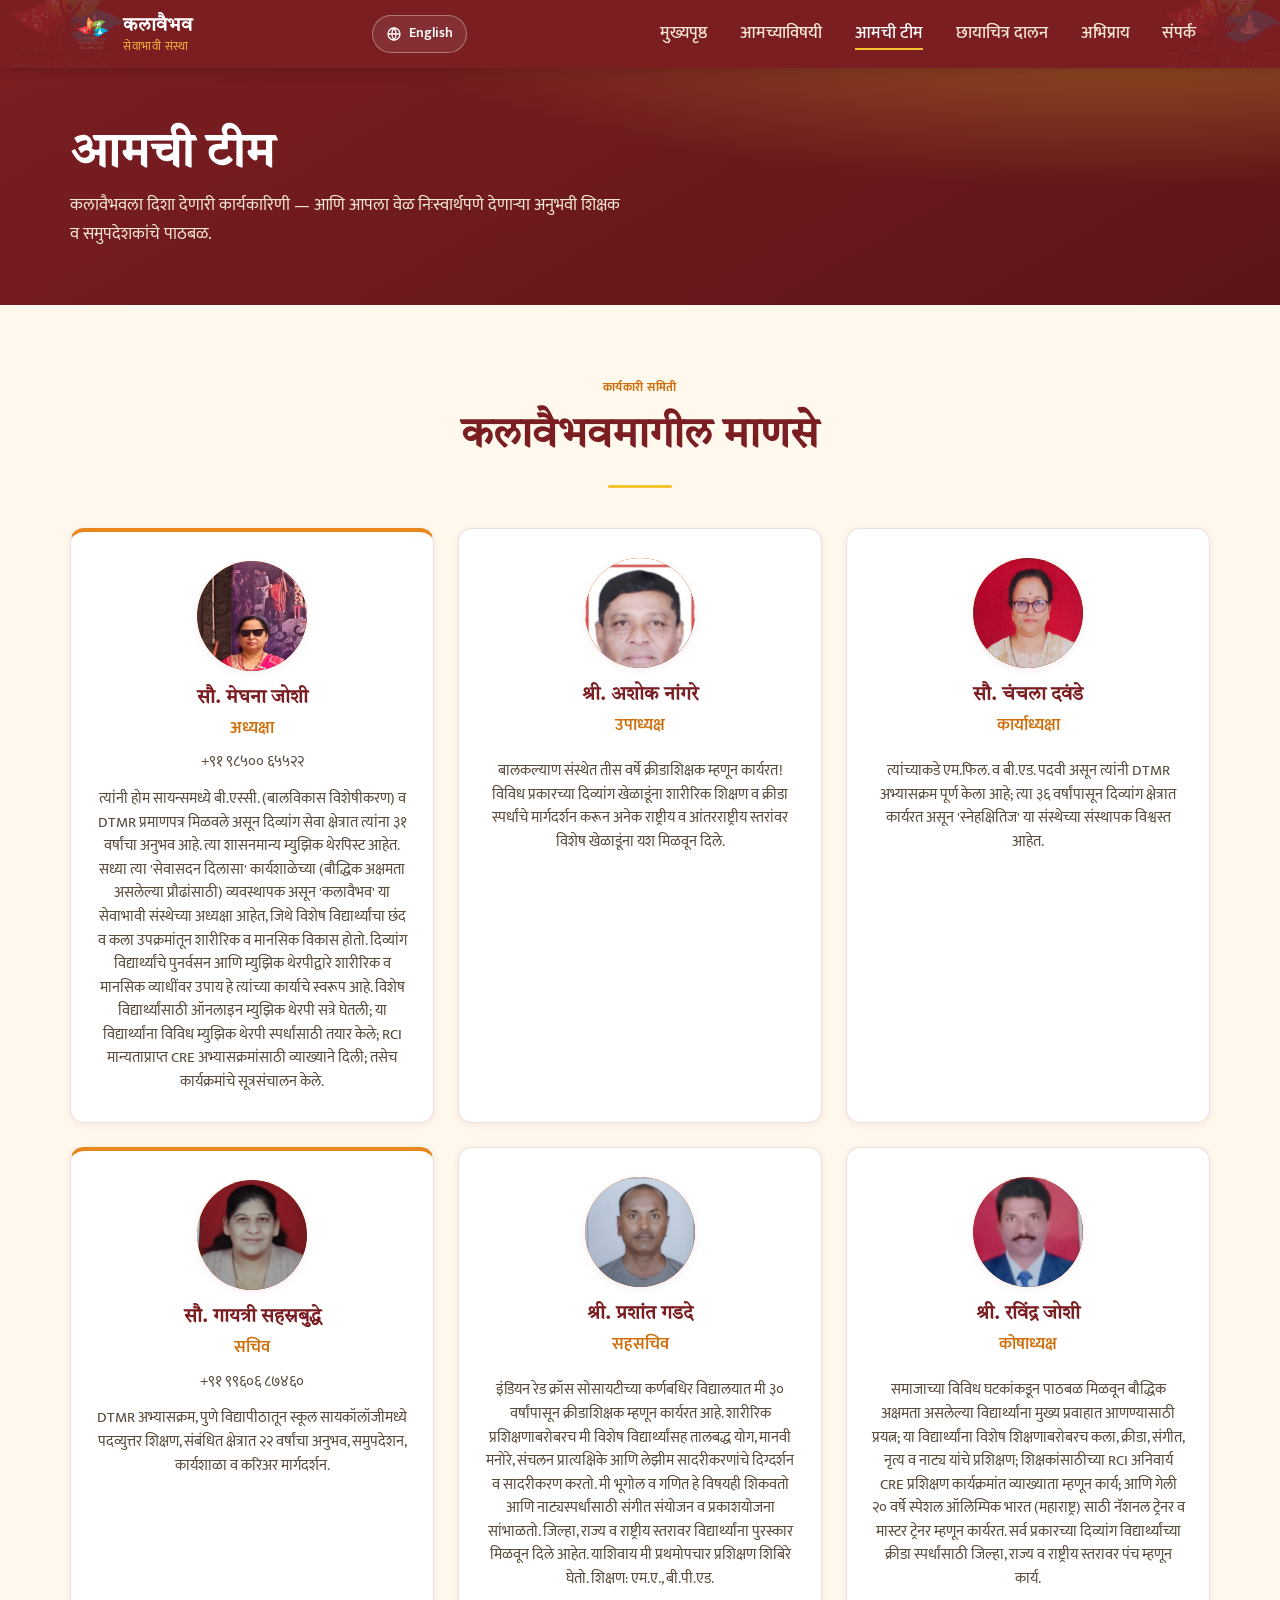
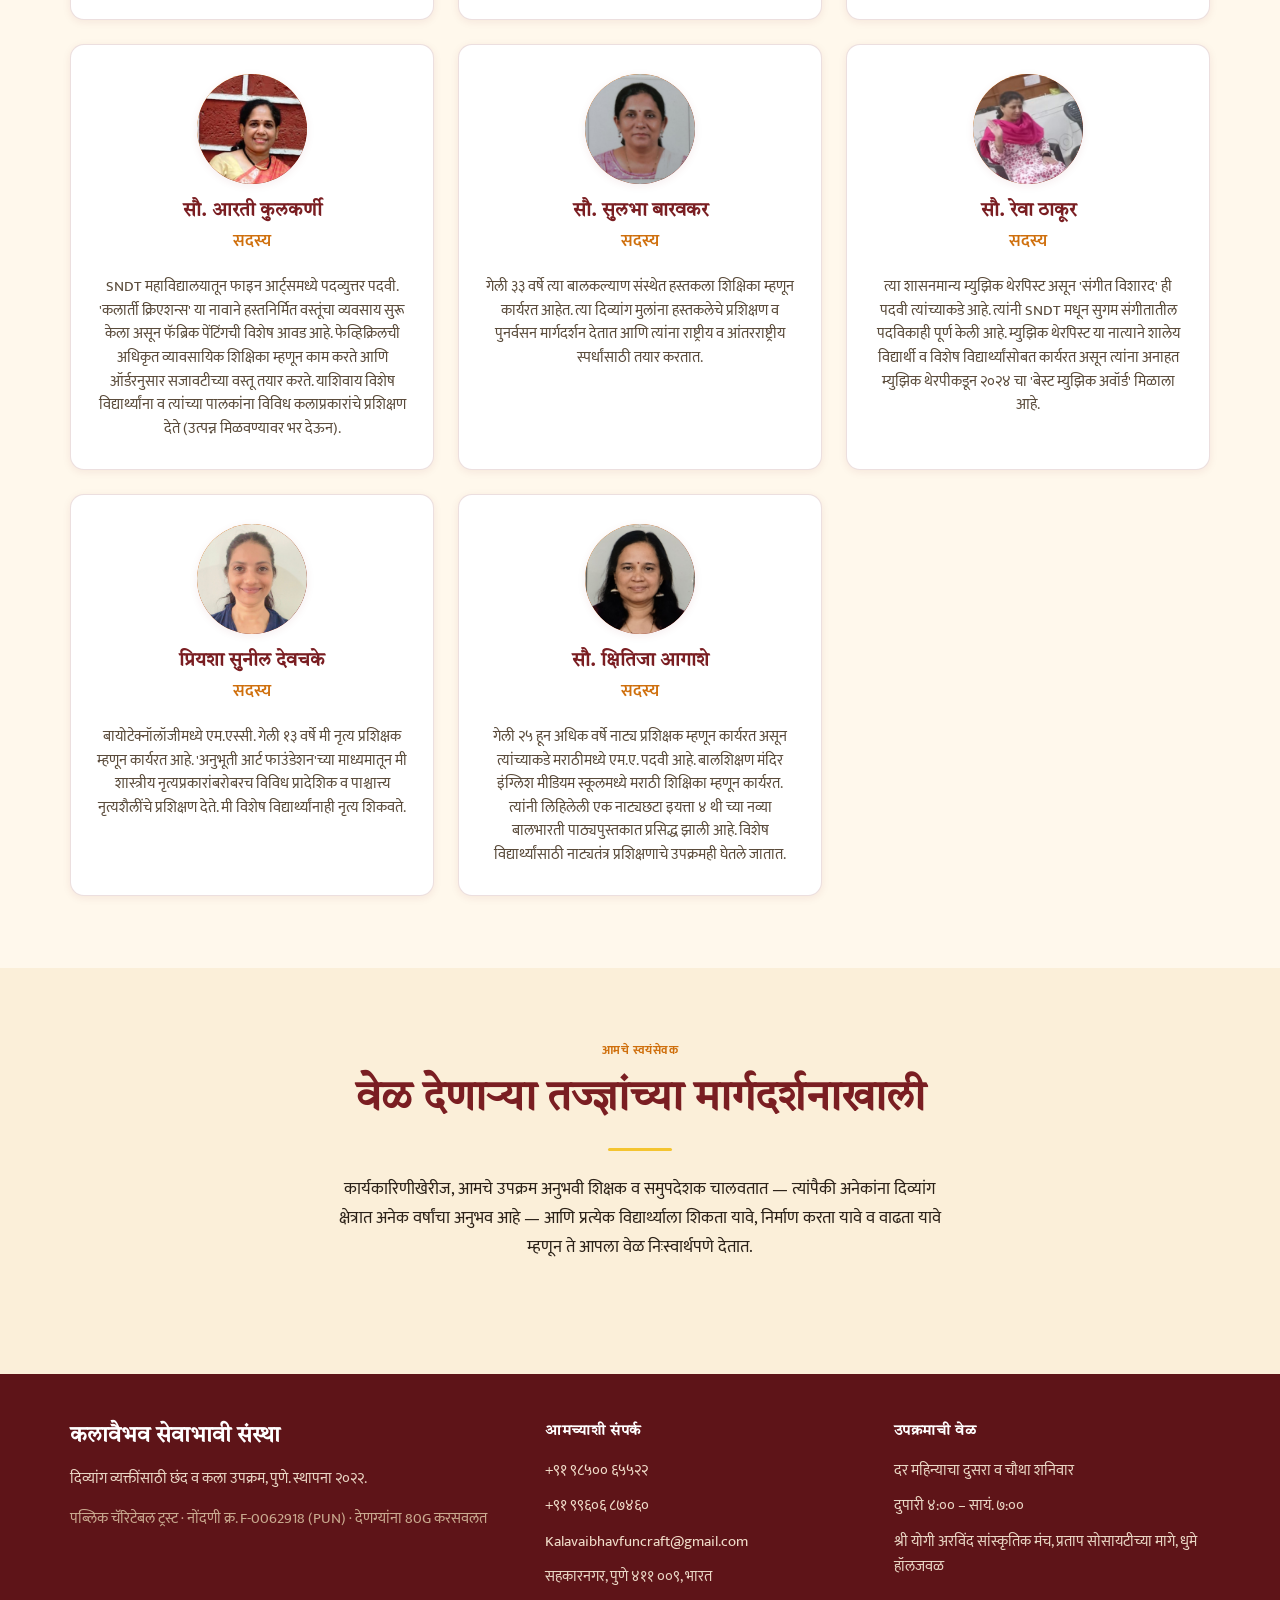
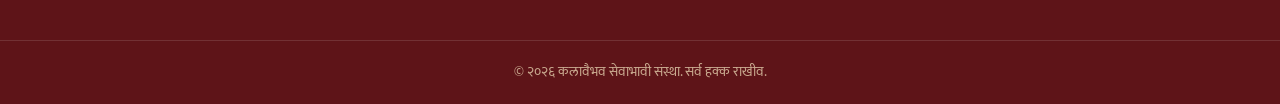
<file: team-mr.html>
<!DOCTYPE html>
<html lang="mr">
<head>
<meta charset="UTF-8">
<meta name="viewport" content="width=device-width, initial-scale=1.0">
<title>आमची टीम — कलावैभव सेवाभावी संस्था</title>
<meta name="description" content="कलावैभव सेवाभावी संस्थेमागील कार्यकारिणी, तसेच आपला वेळ निःस्वार्थपणे देणारे शिक्षक व समुपदेशक यांची ओळख.">
<link rel="icon" type="image/png" href="images/logom.png">
<link rel="alternate" hreflang="en" href="team.html">
<link rel="alternate" hreflang="mr" href="team-mr.html">
<link rel="stylesheet" href="styles.css">
</head>
<body>
<a class="skip-link" href="#main">मुख्य मजकुरावर जा</a>

<header class="site-header">
  <div class="header-logos" aria-hidden="true">
    <img src="images/logom.png" alt="" class="header-logo header-logo-en">
    <img src="images/logom.png" alt="" class="header-logo header-logo-mr">
  </div>
  <nav class="nav wrap" aria-label="Primary">
    <a class="brand" href="index-mr.html">
      <img src="images/logom.png" alt="" onerror="this.style.display='none'">
      <span class="brand-text"><span class="brand-name">कलावैभव</span><span class="brand-sub">सेवाभावी संस्था</span></span>
    </a>
    <div class="nav-actions">
      <a class="lang-toggle" href="team.html" hreflang="en" lang="en" title="Read this page in English">
        <svg viewBox="0 0 24 24" fill="none" stroke="currentColor" stroke-width="2" aria-hidden="true"><circle cx="12" cy="12" r="9"/><path d="M3 12h18M12 3a15 15 0 0 1 0 18a15 15 0 0 1 0-18z"/></svg>
        <span>English</span>
      </a>
      <button class="nav-toggle" aria-label="मेनू उघडा/बंद करा" aria-expanded="false" aria-controls="nav-links"><span></span><span></span><span></span></button>
    </div>
    <ul class="nav-links" id="nav-links">
      <li><a href="index-mr.html">मुख्यपृष्ठ</a></li>
      <li><a href="about-mr.html">आमच्याविषयी</a></li>
      <li><a href="team-mr.html" aria-current="page">आमची टीम</a></li>
      <li><a href="gallery-mr.html">छायाचित्र दालन</a></li>
      <li><a href="testimonials-mr.html">अभिप्राय</a></li>
      <li><a href="contact-mr.html">संपर्क</a></li>
    </ul>
  </nav>
</header>

<main id="main">

  <section class="page-banner">
    <div class="wrap">
      <h1>आमची टीम</h1>
      <p>कलावैभवला दिशा देणारी कार्यकारिणी — आणि आपला वेळ निःस्वार्थपणे देणाऱ्या अनुभवी शिक्षक व समुपदेशकांचे पाठबळ.</p>
    </div>
  </section>

  <section class="section">
    <div class="wrap">
      <div class="section-head center"><p class="eyebrow">कार्यकारी समिती</p><h2>कलावैभवमागील माणसे</h2><hr class="divider"></div>
      <div class="team-grid">

        <div class="member lead-member">
          <div class="member-photo-wrap">
            <img class="member-photo" src="images/team1.jpeg" alt="सौ. मेघना जोशी" onerror="this.parentElement.classList.add('photo-fallback');this.style.display='none'">
            <span class="photo-initials">MJ</span>
          </div>
          <h3>सौ. मेघना जोशी</h3>
          <p class="role">अध्यक्षा</p>
          <a class="tel" href="tel:+919850065522">+९१ ९८५०० ६५५२२</a>
          <p class="member-desc">त्यांनी होम सायन्समध्ये बी.एस्सी. (बालविकास विशेषीकरण) व DTMR प्रमाणपत्र मिळवले असून दिव्यांग सेवा क्षेत्रात त्यांना ३१ वर्षांचा अनुभव आहे. त्या शासनमान्य म्युझिक थेरपिस्ट आहेत. सध्या त्या 'सेवासदन दिलासा' कार्यशाळेच्या (बौद्धिक अक्षमता असलेल्या प्रौढांसाठी) व्यवस्थापक असून 'कलावैभव' या सेवाभावी संस्थेच्या अध्यक्षा आहेत, जिथे विशेष विद्यार्थ्यांचा छंद व कला उपक्रमांतून शारीरिक व मानसिक विकास होतो. दिव्यांग विद्यार्थ्यांचे पुनर्वसन आणि म्युझिक थेरपीद्वारे शारीरिक व मानसिक व्याधींवर उपाय हे त्यांच्या कार्याचे स्वरूप आहे.
विशेष विद्यार्थ्यांसाठी ऑनलाइन म्युझिक थेरपी सत्रे घेतली; या विद्यार्थ्यांना विविध म्युझिक थेरपी स्पर्धांसाठी तयार केले; RCI मान्यताप्राप्त CRE अभ्यासक्रमांसाठी व्याख्याने दिली; तसेच कार्यक्रमांचे सूत्रसंचालन केले.</p>
        </div>

        <div class="member">
          <div class="member-photo-wrap">
            <img class="member-photo" src="images/team2.jpeg" alt="श्री. अशोक नांगरे" onerror="this.parentElement.classList.add('photo-fallback');this.style.display='none'">
            <span class="photo-initials">AN</span>
          </div>
          <h3>श्री. अशोक नांगरे</h3>
          <p class="role">उपाध्यक्ष</p>
          <p class="member-desc">बालकल्याण संस्थेत तीस वर्षे क्रीडाशिक्षक म्हणून कार्यरत! विविध प्रकारच्या दिव्यांग खेळाडूंना शारीरिक शिक्षण व क्रीडा स्पर्धांचे मार्गदर्शन करून अनेक राष्ट्रीय व आंतरराष्ट्रीय स्तरांवर विशेष खेळाडूंना यश मिळवून दिले.</p>
        </div>

        <div class="member">
          <div class="member-photo-wrap">
            <img class="member-photo" src="images/team3.jpeg" alt="सौ. चंचला दवंडे" onerror="this.parentElement.classList.add('photo-fallback');this.style.display='none'">
            <span class="photo-initials">CD</span>
          </div>
          <h3>सौ. चंचला दवंडे</h3>
          <p class="role">कार्याध्यक्षा</p>
          <p class="member-desc">त्यांच्याकडे एम.फिल. व बी.एड. पदवी असून त्यांनी DTMR अभ्यासक्रम पूर्ण केला आहे; त्या ३६ वर्षांपासून दिव्यांग क्षेत्रात कार्यरत असून 'स्नेहक्षितिज' या संस्थेच्या संस्थापक विश्वस्त आहेत.</p>
        </div>

        <div class="member lead-member">
          <div class="member-photo-wrap">
            <img class="member-photo" src="images/team4.jpeg" alt="सौ. गायत्री सहस्रबुद्धे" onerror="this.parentElement.classList.add('photo-fallback');this.style.display='none'">
            <span class="photo-initials">GS</span>
          </div>
          <h3>सौ. गायत्री सहस्रबुद्धे</h3>
          <p class="role">सचिव</p>
          <a class="tel" href="tel:+919960687460">+९१ ९९६०६ ८७४६०</a>
          <p class="member-desc">DTMR अभ्यासक्रम, पुणे विद्यापीठातून स्कूल सायकॉलॉजीमध्ये पदव्युत्तर शिक्षण, संबंधित क्षेत्रात २२ वर्षांचा अनुभव, समुपदेशन, कार्यशाळा व करिअर मार्गदर्शन.</p>
        </div>

        <div class="member">
          <div class="member-photo-wrap">
            <img class="member-photo" src="images/team5.jpeg" alt="श्री. प्रशांत गडदे" onerror="this.parentElement.classList.add('photo-fallback');this.style.display='none'">
            <span class="photo-initials">PG</span>
          </div>
          <h3>श्री. प्रशांत गडदे</h3>
          <p class="role">सहसचिव</p>
          <p class="member-desc">इंडियन रेड क्रॉस सोसायटीच्या कर्णबधिर विद्यालयात मी ३० वर्षांपासून क्रीडाशिक्षक म्हणून कार्यरत आहे. शारीरिक प्रशिक्षणाबरोबरच मी विशेष विद्यार्थ्यांसह तालबद्ध योग, मानवी मनोरे, संचलन प्रात्यक्षिके आणि लेझीम सादरीकरणांचे दिग्दर्शन व सादरीकरण करतो. मी भूगोल व गणित हे विषयही शिकवतो आणि नाट्यस्पर्धांसाठी संगीत संयोजन व प्रकाशयोजना सांभाळतो. जिल्हा, राज्य व राष्ट्रीय स्तरावर विद्यार्थ्यांना पुरस्कार मिळवून दिले आहेत. याशिवाय मी प्रथमोपचार प्रशिक्षण शिबिरे घेतो. शिक्षण: एम.ए., बी.पी.एड.</p>
        </div>

        <div class="member">
          <div class="member-photo-wrap">
            <img class="member-photo" src="images/team6.jpeg" alt="श्री. रविंद्र जोशी" onerror="this.parentElement.classList.add('photo-fallback');this.style.display='none'">
            <span class="photo-initials">RJ</span>
          </div>
          <h3>श्री. रविंद्र जोशी</h3>
          <p class="role">कोषाध्यक्ष</p>
          <p class="member-desc">समाजाच्या विविध घटकांकडून पाठबळ मिळवून बौद्धिक अक्षमता असलेल्या विद्यार्थ्यांना मुख्य प्रवाहात आणण्यासाठी प्रयत्न; या विद्यार्थ्यांना विशेष शिक्षणाबरोबरच कला, क्रीडा, संगीत, नृत्य व नाट्य यांचे प्रशिक्षण; शिक्षकांसाठीच्या RCI अनिवार्य CRE प्रशिक्षण कार्यक्रमांत व्याख्याता म्हणून कार्य; आणि गेली २० वर्षे स्पेशल ऑलिम्पिक भारत (महाराष्ट्र) साठी नॅशनल ट्रेनर व मास्टर ट्रेनर म्हणून कार्यरत. सर्व प्रकारच्या दिव्यांग विद्यार्थ्यांच्या क्रीडा स्पर्धांसाठी जिल्हा, राज्य व राष्ट्रीय स्तरावर पंच म्हणून कार्य.</p>
        </div>

        <div class="member">
          <div class="member-photo-wrap">
            <img class="member-photo" src="images/team7.jpeg" alt="सौ. आरती कुलकर्णी" onerror="this.parentElement.classList.add('photo-fallback');this.style.display='none'">
            <span class="photo-initials">AK</span>
          </div>
          <h3>सौ. आरती कुलकर्णी</h3>
          <p class="role">सदस्य</p>
          <p class="member-desc">SNDT महाविद्यालयातून फाइन आर्ट्समध्ये पदव्युत्तर पदवी. 'कलार्ती क्रिएशन्स' या नावाने हस्तनिर्मित वस्तूंचा व्यवसाय सुरू केला असून फॅब्रिक पेंटिंगची विशेष आवड आहे. फेव्हिक्रिलची अधिकृत व्यावसायिक शिक्षिका म्हणून काम करते आणि ऑर्डरनुसार सजावटीच्या वस्तू तयार करते. याशिवाय विशेष विद्यार्थ्यांना व त्यांच्या पालकांना विविध कलाप्रकारांचे प्रशिक्षण देते (उत्पन्न मिळवण्यावर भर देऊन).</p>
        </div>

        <div class="member">
          <div class="member-photo-wrap">
            <img class="member-photo" src="images/team8.jpeg" alt="सौ. सुलभा बारवकर" onerror="this.parentElement.classList.add('photo-fallback');this.style.display='none'">
            <span class="photo-initials">SB</span>
          </div>
          <h3>सौ. सुलभा बारवकर</h3>
          <p class="role">सदस्य</p>
          <p class="member-desc">गेली ३३ वर्षे त्या बालकल्याण संस्थेत हस्तकला शिक्षिका म्हणून कार्यरत आहेत. त्या दिव्यांग मुलांना हस्तकलेचे प्रशिक्षण व पुनर्वसन मार्गदर्शन देतात आणि त्यांना राष्ट्रीय व आंतरराष्ट्रीय स्पर्धांसाठी तयार करतात.</p>
        </div>

        <div class="member">
          <div class="member-photo-wrap">
            <img class="member-photo" src="images/team9.jpeg" alt="सौ. रेवा ठाकूर" onerror="this.parentElement.classList.add('photo-fallback');this.style.display='none'">
            <span class="photo-initials">RT</span>
          </div>
          <h3>सौ. रेवा ठाकूर</h3>
          <p class="role">सदस्य</p>
          <p class="member-desc">त्या शासनमान्य म्युझिक थेरपिस्ट असून 'संगीत विशारद' ही पदवी त्यांच्याकडे आहे. त्यांनी SNDT मधून सुगम संगीतातील पदविकाही पूर्ण केली आहे. म्युझिक थेरपिस्ट या नात्याने शालेय विद्यार्थी व विशेष विद्यार्थ्यांसोबत कार्यरत असून त्यांना अनाहत म्युझिक थेरपीकडून २०२४ चा 'बेस्ट म्युझिक अवॉर्ड' मिळाला आहे.</p>
        </div>

        <div class="member">
          <div class="member-photo-wrap">
            <img class="member-photo" src="images/team10.jpeg" alt="प्रियशा सुनील देवचके" onerror="this.parentElement.classList.add('photo-fallback');this.style.display='none'">
            <span class="photo-initials">PD</span>
          </div>
          <h3>प्रियशा सुनील देवचके</h3>
          <p class="role">सदस्य</p>
          <p class="member-desc">बायोटेक्नॉलॉजीमध्ये एम.एस्सी. गेली १३ वर्षे मी नृत्य प्रशिक्षक म्हणून कार्यरत आहे. 'अनुभूती आर्ट फाउंडेशन'च्या माध्यमातून मी शास्त्रीय नृत्यप्रकारांबरोबरच विविध प्रादेशिक व पाश्चात्त्य नृत्यशैलींचे प्रशिक्षण देते. मी विशेष विद्यार्थ्यांनाही नृत्य शिकवते.</p>
        </div>

        <div class="member">
          <div class="member-photo-wrap">
            <img class="member-photo" src="images/team11.jpeg" alt="सौ. क्षितिजा आगाशे" onerror="this.parentElement.classList.add('photo-fallback');this.style.display='none'">
            <span class="photo-initials">KA</span>
          </div>
          <h3>सौ. क्षितिजा आगाशे</h3>
          <p class="role">सदस्य</p>
          <p class="member-desc">गेली २५ हून अधिक वर्षे नाट्य प्रशिक्षक म्हणून कार्यरत असून त्यांच्याकडे मराठीमध्ये एम.ए. पदवी आहे. बालशिक्षण मंदिर इंग्लिश मीडियम स्कूलमध्ये मराठी शिक्षिका म्हणून कार्यरत. त्यांनी लिहिलेली एक नाट्यछटा इयत्ता ४ थी च्या नव्या बालभारती पाठ्यपुस्तकात प्रसिद्ध झाली आहे. विशेष विद्यार्थ्यांसाठी नाट्यतंत्र प्रशिक्षणाचे उपक्रमही घेतले जातात.</p>
        </div>

      </div>
    </div>
  </section>

  <section class="section section-tint">
    <div class="wrap">
      <div class="section-head center" style="max-width:62ch">
        <p class="eyebrow">आमचे स्वयंसेवक</p>
        <h2>वेळ देणाऱ्या तज्ज्ञांच्या मार्गदर्शनाखाली</h2>
        <hr class="divider">
        <p>कार्यकारिणीखेरीज, आमचे उपक्रम अनुभवी शिक्षक व समुपदेशक चालवतात — त्यांपैकी अनेकांना दिव्यांग क्षेत्रात अनेक वर्षांचा अनुभव आहे — आणि प्रत्येक विद्यार्थ्याला शिकता यावे, निर्माण करता यावे व वाढता यावे म्हणून ते आपला वेळ निःस्वार्थपणे देतात.</p>
      </div>
    </div>
  </section>

</main>

<footer class="site-footer">
  <div class="wrap footer-grid">
    <div class="footer-brand">
      <p class="brand-name">कलावैभव सेवाभावी संस्था</p>
      <p>दिव्यांग व्यक्तींसाठी छंद व कला उपक्रम, पुणे. स्थापना २०२२.</p>
      <p class="footer-reg">पब्लिक चॅरिटेबल ट्रस्ट · नोंदणी क्र. F-0062918 (PUN) · देणग्यांना 80G करसवलत</p>
    </div>
    <div>
      <h4>आमच्याशी संपर्क</h4>
      <ul class="footer-list">
        <li><a href="tel:+919850065522">+९१ ९८५०० ६५५२२</a></li>
        <li><a href="tel:+919960687460">+९१ ९९६०६ ८७४६०</a></li>
        <li><a href="mailto:Kalavaibhavfuncraft@gmail.com">Kalavaibhavfuncraft@gmail.com</a></li>
        <li>सहकारनगर, पुणे ४११ ००९, भारत</li>
      </ul>
    </div>
    <div>
      <h4>उपक्रमाची वेळ</h4>
      <ul class="footer-list">
        <li>दर महिन्याचा दुसरा व चौथा शनिवार</li>
        <li>दुपारी ४:०० – सायं. ७:००</li>
        <li>श्री योगी अरविंद सांस्कृतिक मंच, प्रताप सोसायटीच्या मागे, धुमे हॉलजवळ</li>
      </ul>
    </div>
  </div>
  <div class="footer-bottom">© <span id="year">2026</span> कलावैभव सेवाभावी संस्था. सर्व हक्क राखीव.</div>
</footer>

<script src="main.js"></script>
</body>
</html>
</file>
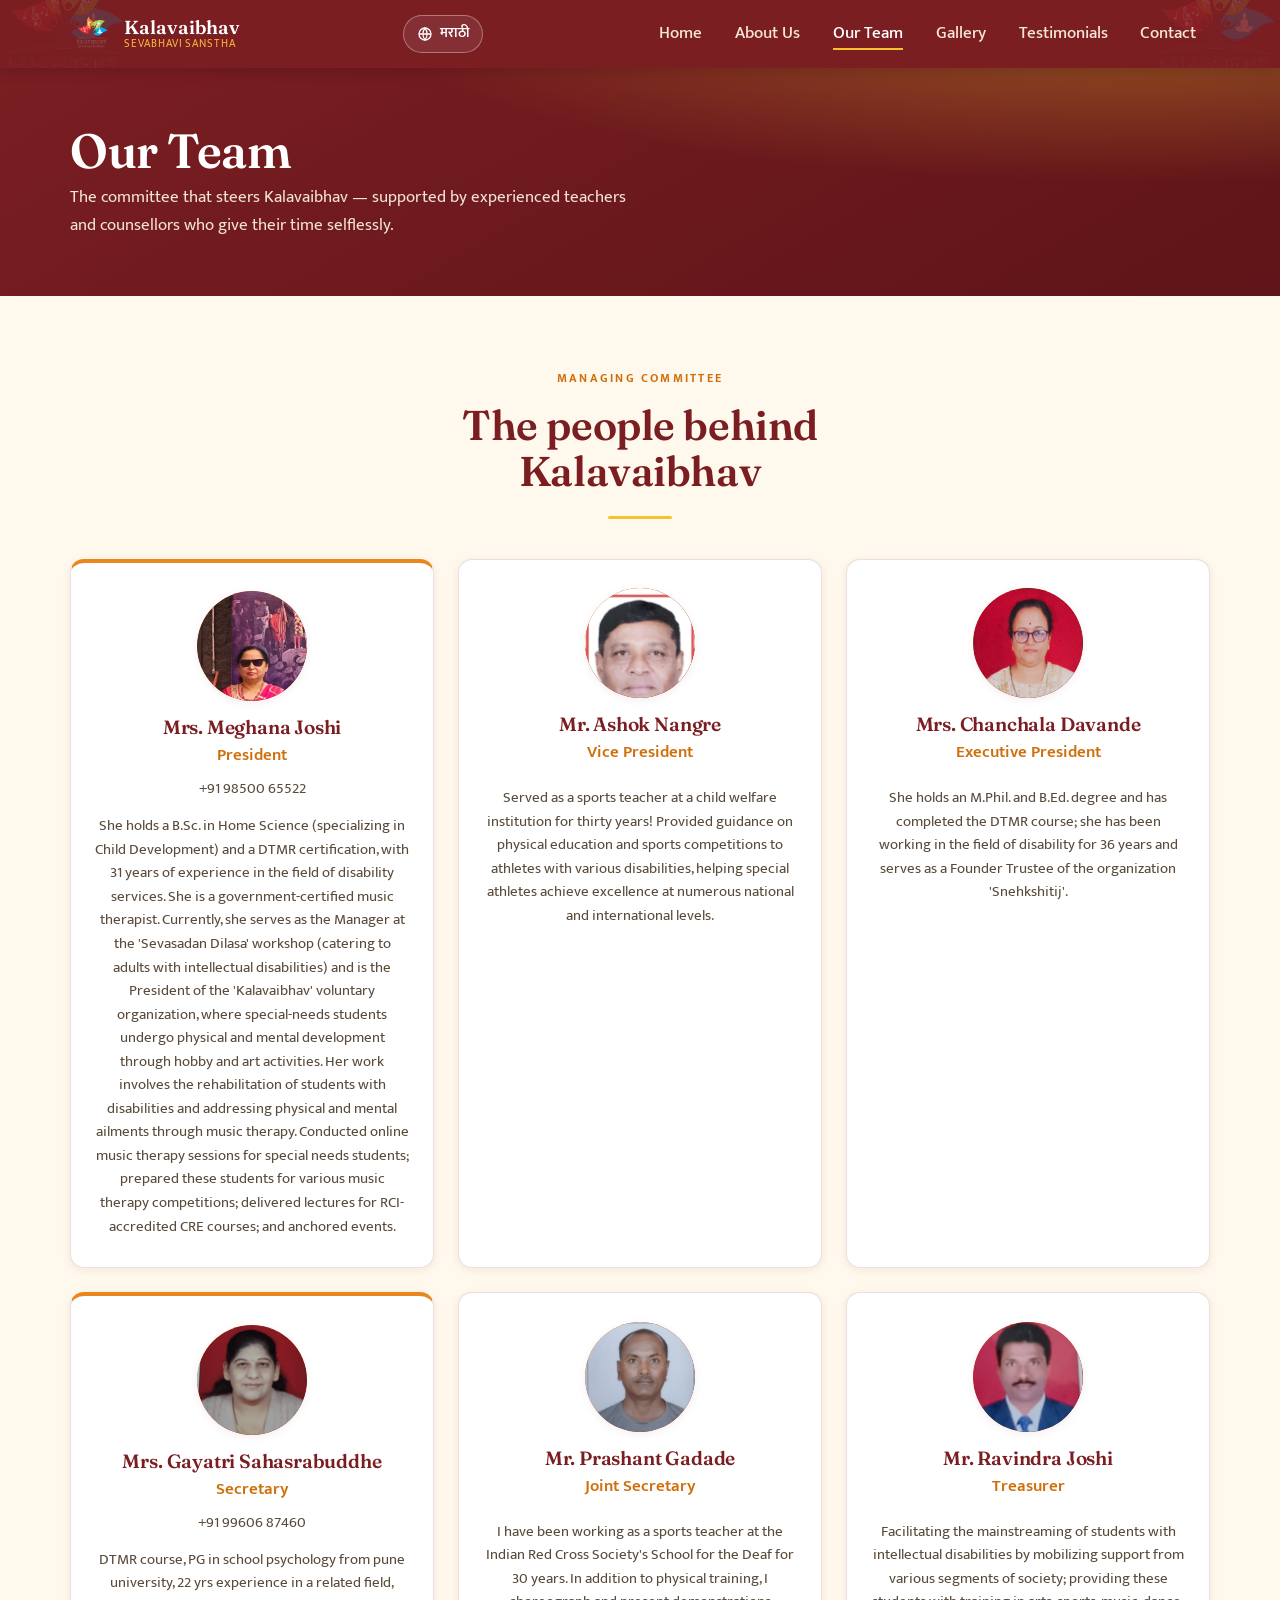
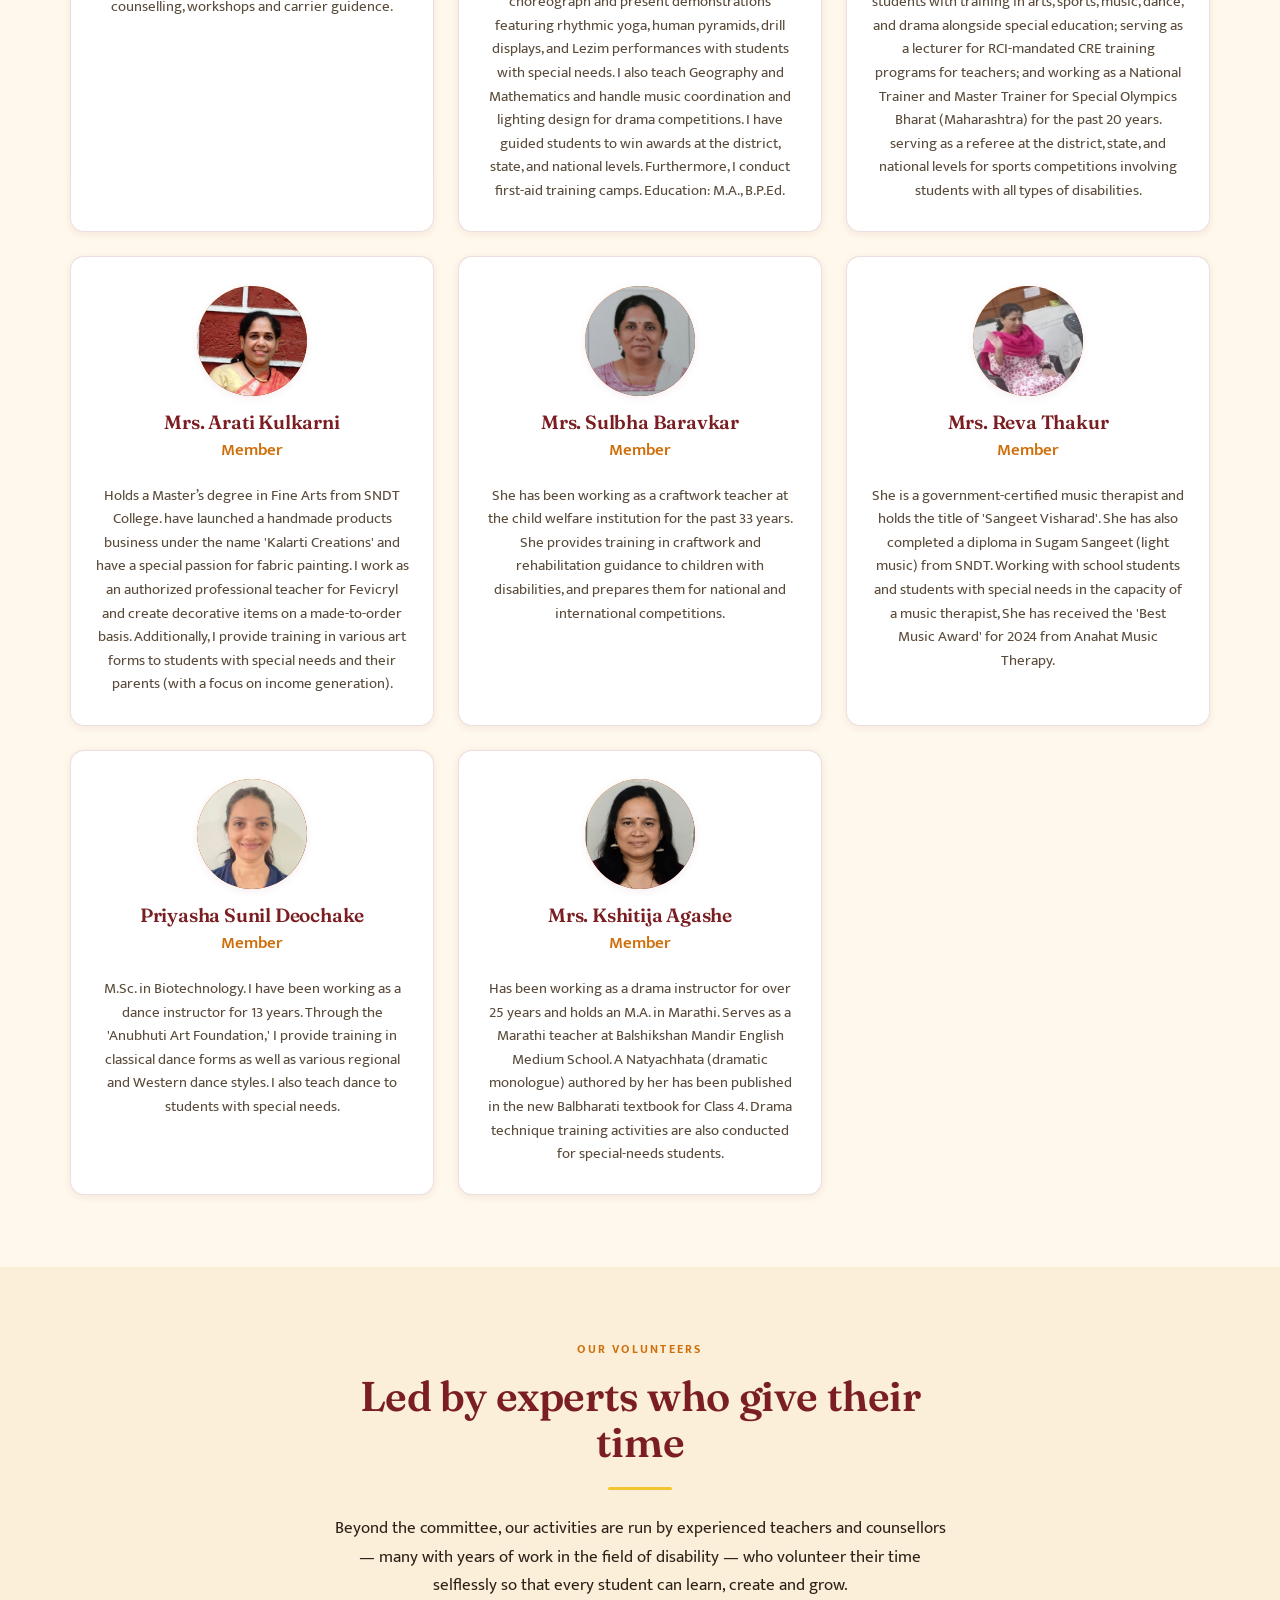
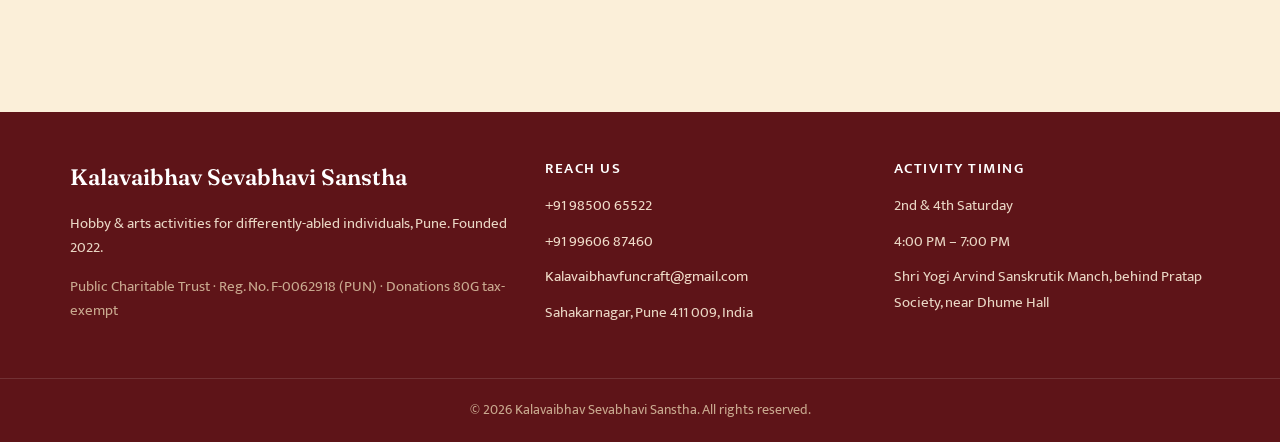
<file: team.html>
<!DOCTYPE html>
<html lang="en">
<head>
<meta charset="UTF-8">
<meta name="viewport" content="width=device-width, initial-scale=1.0">
<title>Our Team — Kalavaibhav Sevabhavi Sanstha</title>
<meta name="description" content="Meet the committee behind Kalavaibhav Sevabhavi Sanstha, and the teachers and counsellors who volunteer their time.">
<link rel="icon" type="image/png" href="images/logo.png">
<link rel="alternate" hreflang="en" href="team.html">
<link rel="alternate" hreflang="mr" href="team-mr.html">
<link rel="stylesheet" href="styles.css">
</head>
<body>
<a class="skip-link" href="#main">Skip to content</a>

<header class="site-header">
  <div class="header-logos" aria-hidden="true">
    <img src="images/logo.png" alt="" class="header-logo header-logo-en">
    <img src="images/logo.png" alt="" class="header-logo header-logo-mr">
  </div>
  <nav class="nav wrap" aria-label="Primary">
    <a class="brand" href="index.html">
      <img src="images/logo.png" alt="" onerror="this.style.display='none'">
      <span class="brand-text"><span class="brand-name">Kalavaibhav</span><span class="brand-sub">Sevabhavi Sanstha</span></span>
    </a>
    <div class="nav-actions">
      <a class="lang-toggle" href="team-mr.html" hreflang="mr" lang="mr" title="Read this page in Marathi">
        <svg viewBox="0 0 24 24" fill="none" stroke="currentColor" stroke-width="2" aria-hidden="true"><circle cx="12" cy="12" r="9"/><path d="M3 12h18M12 3a15 15 0 0 1 0 18a15 15 0 0 1 0-18z"/></svg>
        <span>मराठी</span>
      </a>
      <button class="nav-toggle" aria-label="Toggle menu" aria-expanded="false" aria-controls="nav-links"><span></span><span></span><span></span></button>
    </div>
    <ul class="nav-links" id="nav-links">
      <li><a href="index.html">Home</a></li>
      <li><a href="about.html">About Us</a></li>
      <li><a href="team.html" aria-current="page">Our Team</a></li>
      <li><a href="gallery.html">Gallery</a></li>
      <li><a href="testimonials.html">Testimonials</a></li>
      <li><a href="contact.html">Contact</a></li>
    </ul>
  </nav>
</header>

<main id="main">

  <section class="page-banner">
    <div class="wrap">
      <h1>Our Team</h1>
      <p>The committee that steers Kalavaibhav — supported by experienced teachers and counsellors who give their time selflessly.</p>
    </div>
  </section>

  <section class="section">
    <div class="wrap">
      <div class="section-head center"><p class="eyebrow">Managing committee</p><h2>The people behind Kalavaibhav</h2><hr class="divider"></div>
      <div class="team-grid">

        <div class="member lead-member">
          <div class="member-photo-wrap">
            <img class="member-photo" src="images/team1.jpeg" alt="Mrs. Meghana Joshi" onerror="this.parentElement.classList.add('photo-fallback');this.style.display='none'">
            <span class="photo-initials">MJ</span>
          </div>
          <h3>Mrs. Meghana Joshi</h3>
          <p class="role">President</p>
          <a class="tel" href="tel:+919850065522">+91 98500 65522</a>
          <p class="member-desc">She holds a B.Sc. in Home Science (specializing in Child Development) and a DTMR certification, with 31 years of experience in the field of disability services. She is a government-certified music therapist. Currently, she serves as the Manager at the 'Sevasadan Dilasa' workshop (catering to adults with intellectual disabilities) and is the President of the 'Kalavaibhav' voluntary organization, where special-needs students undergo physical and mental development through hobby and art activities. Her work involves the rehabilitation of students with disabilities and addressing physical and mental ailments through music therapy.
Conducted online music therapy sessions for special needs students; prepared these students for various music therapy competitions; delivered lectures for RCI-accredited CRE courses; and anchored events.</p>
        </div>

        <div class="member">
          <div class="member-photo-wrap">
            <img class="member-photo" src="images/team2.jpeg" alt="Mr. Ashok Nangre" onerror="this.parentElement.classList.add('photo-fallback');this.style.display='none'">
            <span class="photo-initials">AN</span>
          </div>
          <h3>Mr. Ashok Nangre</h3>
          <p class="role">Vice President</p>
          <p class="member-desc">Served as a sports teacher at a child welfare institution for thirty years! Provided guidance on physical education and sports competitions to athletes with various disabilities, helping special athletes achieve excellence at numerous national and international levels.</p>
        </div>

        <div class="member">
          <div class="member-photo-wrap">
            <img class="member-photo" src="images/team3.jpeg" alt="Mrs. Chanchala Davande" onerror="this.parentElement.classList.add('photo-fallback');this.style.display='none'">
            <span class="photo-initials">CD</span>
          </div>
          <h3>Mrs. Chanchala Davande</h3>
          <p class="role">Executive President</p>
          <p class="member-desc">She holds an M.Phil. and B.Ed. degree and has completed the DTMR course; she has been working in the field of disability for 36 years and serves as a Founder Trustee of the organization 'Snehkshitij'.</p>
        </div>

        <div class="member lead-member">
          <div class="member-photo-wrap">
            <img class="member-photo" src="images/team4.jpeg" alt="Mrs. Gayatri Sahasrabuddhe" onerror="this.parentElement.classList.add('photo-fallback');this.style.display='none'">
            <span class="photo-initials">GS</span>
          </div>
          <h3>Mrs. Gayatri Sahasrabuddhe</h3>
          <p class="role">Secretary</p>
          <a class="tel" href="tel:+919960687460">+91 99606 87460</a>
          <p class="member-desc">DTMR course, PG in school psychology from pune university, 22 yrs experience in a related field, counselling, workshops and carrier guidence.</p>
        </div>

        <div class="member">
          <div class="member-photo-wrap">
            <img class="member-photo" src="images/team5.jpeg" alt="Mr. Prashant Gadade" onerror="this.parentElement.classList.add('photo-fallback');this.style.display='none'">
            <span class="photo-initials">PG</span>
          </div>
          <h3>Mr. Prashant Gadade</h3>
          <p class="role">Joint Secretary</p>
          <p class="member-desc">I have been working as a sports teacher at the Indian Red Cross Society's School for the Deaf for 30 years. In addition to physical training, I choreograph and present demonstrations featuring rhythmic yoga, human pyramids, drill displays, and Lezim performances with students with special needs. I also teach Geography and Mathematics and handle music coordination and lighting design for drama competitions. I have guided students to win awards at the district, state, and national levels. Furthermore, I conduct first-aid training camps. Education: M.A., B.P.Ed.</p>
        </div>

        <div class="member">
          <div class="member-photo-wrap">
            <img class="member-photo" src="images/team6.jpeg" alt="Mr. Ravindra Joshi" onerror="this.parentElement.classList.add('photo-fallback');this.style.display='none'">
            <span class="photo-initials">RJ</span>
          </div>
          <h3>Mr. Ravindra Joshi</h3>
          <p class="role">Treasurer</p>
          <p class="member-desc">Facilitating the mainstreaming of students with intellectual disabilities by mobilizing support from various segments of society; providing these students with training in arts, sports, music, dance, and drama alongside special education; serving as a lecturer for RCI-mandated CRE training programs for teachers; and working as a National Trainer and Master Trainer for Special Olympics Bharat (Maharashtra) for the past 20 years. serving as a referee at the district, state, and national levels for sports competitions involving students with all types of disabilities.</p>
        </div>

        <div class="member">
          <div class="member-photo-wrap">
            <img class="member-photo" src="images/team7.jpeg" alt="Mrs. Arati Kulkarni" onerror="this.parentElement.classList.add('photo-fallback');this.style.display='none'">
            <span class="photo-initials">AK</span>
          </div>
          <h3>Mrs. Arati Kulkarni</h3>
          <p class="role">Member</p>
          <p class="member-desc">Holds a Master’s degree in Fine Arts from SNDT College. have launched a handmade products business under the name 'Kalarti Creations' and have a special passion for fabric painting. I work as an authorized professional teacher for Fevicryl and create decorative items on a made-to-order basis. Additionally, I provide training in various art forms to students with special needs and their parents (with a focus on income generation).</p>
        </div>

        <div class="member">
          <div class="member-photo-wrap">
            <img class="member-photo" src="images/team8.jpeg" alt="Mrs. Sulbha Baravkar" onerror="this.parentElement.classList.add('photo-fallback');this.style.display='none'">
            <span class="photo-initials">SB</span>
          </div>
          <h3>Mrs. Sulbha Baravkar</h3>
          <p class="role">Member</p>
          <p class="member-desc">She has been working as a craftwork teacher at the child welfare institution for the past 33 years. She provides training in craftwork and rehabilitation guidance to children with disabilities, and prepares them for national and international competitions.</p>
        </div>

        <div class="member">
          <div class="member-photo-wrap">
            <img class="member-photo" src="images/team9.jpeg" alt="Mrs. Reva Thakur" onerror="this.parentElement.classList.add('photo-fallback');this.style.display='none'">
            <span class="photo-initials">RT</span>
          </div>
          <h3>Mrs. Reva Thakur</h3>
          <p class="role">Member</p>
          <p class="member-desc">She is a government-certified music therapist and holds the title of 'Sangeet Visharad'. She has also completed a diploma in Sugam Sangeet (light music) from SNDT. Working with school students and students with special needs in the capacity of a music therapist, She has received the 'Best Music Award' for 2024 from Anahat Music Therapy.</p>
        </div>

        <div class="member">
          <div class="member-photo-wrap">
            <img class="member-photo" src="images/team10.jpeg" alt="Priyasha Sunil Deochake" onerror="this.parentElement.classList.add('photo-fallback');this.style.display='none'">
            <span class="photo-initials">PD</span>
          </div>
          <h3>Priyasha Sunil Deochake</h3>
          <p class="role">Member</p>
          <p class="member-desc">M.Sc. in Biotechnology. I have been working as a dance instructor for 13 years. Through the 'Anubhuti Art Foundation,' I provide training in classical dance forms as well as various regional and Western dance styles. I also teach dance to students with special needs.</p>
        </div>

        <div class="member">
          <div class="member-photo-wrap">
            <img class="member-photo" src="images/team11.jpeg" alt="Mrs. Kshitija Agashe" onerror="this.parentElement.classList.add('photo-fallback');this.style.display='none'">
            <span class="photo-initials">KA</span>
          </div>
          <h3>Mrs. Kshitija Agashe</h3>
          <p class="role">Member</p>
          <p class="member-desc">Has been working as a drama instructor for over 25 years and holds an M.A. in Marathi. Serves as a Marathi teacher at Balshikshan Mandir English Medium School. A Natyachhata (dramatic monologue) authored by her has been published in the new Balbharati textbook for Class 4. Drama technique training activities are also conducted for special-needs students.</p>
        </div>

      </div>
    </div>
  </section>

  <section class="section section-tint">
    <div class="wrap">
      <div class="section-head center" style="max-width:62ch">
        <p class="eyebrow">Our volunteers</p>
        <h2>Led by experts who give their time</h2>
        <hr class="divider">
        <p>Beyond the committee, our activities are run by experienced teachers and counsellors — many with years of work in the field of disability — who volunteer their time selflessly so that every student can learn, create and grow.</p>
      </div>
    </div>
  </section>

</main>

<footer class="site-footer">
  <div class="wrap footer-grid">
    <div class="footer-brand">
      <p class="brand-name">Kalavaibhav Sevabhavi Sanstha</p>
      <p>Hobby &amp; arts activities for differently-abled individuals, Pune. Founded 2022.</p>
      <p class="footer-reg">Public Charitable Trust · Reg. No. F-0062918 (PUN) · Donations 80G tax-exempt</p>
    </div>
    <div>
      <h4>Reach us</h4>
      <ul class="footer-list">
        <li><a href="tel:+919850065522">+91 98500 65522</a></li>
        <li><a href="tel:+919960687460">+91 99606 87460</a></li>
        <li><a href="mailto:Kalavaibhavfuncraft@gmail.com">Kalavaibhavfuncraft@gmail.com</a></li>
        <li>Sahakarnagar, Pune 411 009, India</li>
      </ul>
    </div>
    <div>
      <h4>Activity timing</h4>
      <ul class="footer-list">
        <li>2nd &amp; 4th Saturday</li>
        <li>4:00 PM – 7:00 PM</li>
        <li>Shri Yogi Arvind Sanskrutik Manch, behind Pratap Society, near Dhume Hall</li>
      </ul>
    </div>
  </div>
  <div class="footer-bottom">© <span id="year">2026</span> Kalavaibhav Sevabhavi Sanstha. All rights reserved.</div>
</footer>

<script src="main.js"></script>
</body>
</html>
</file>
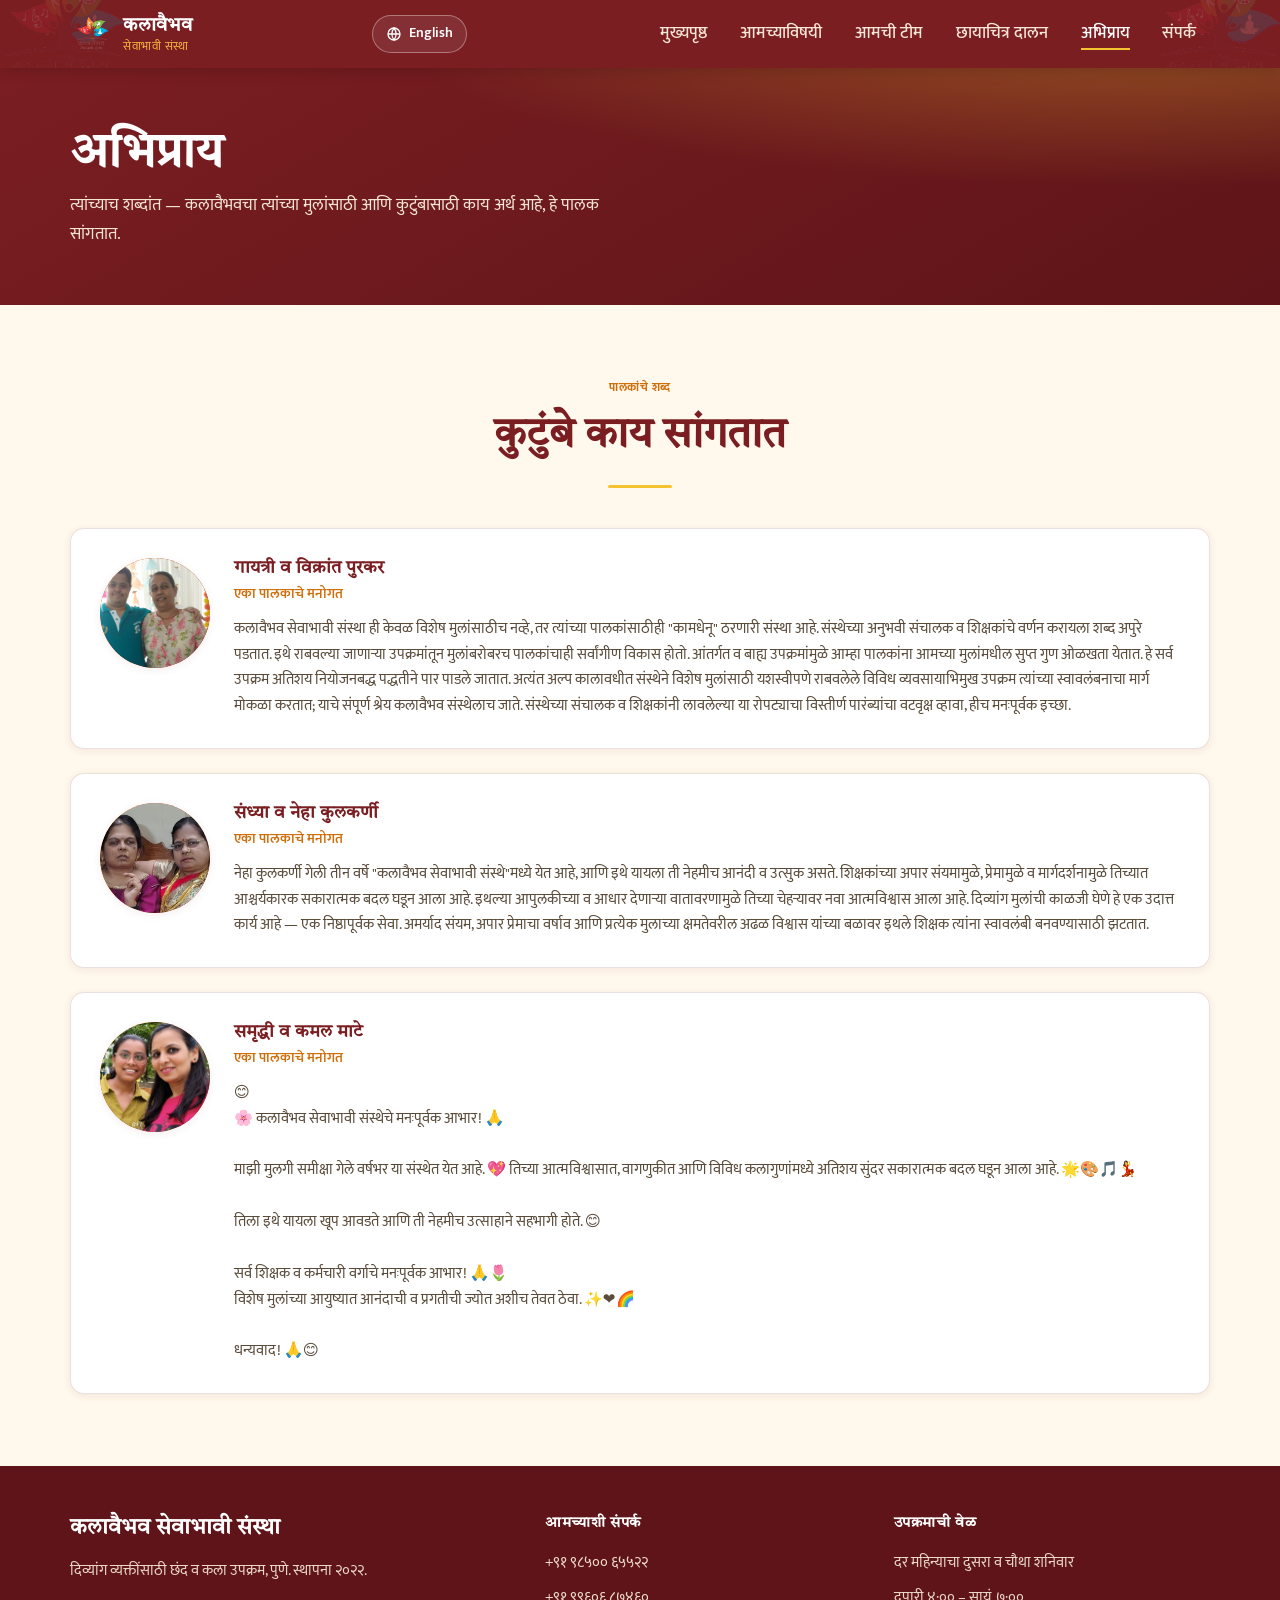
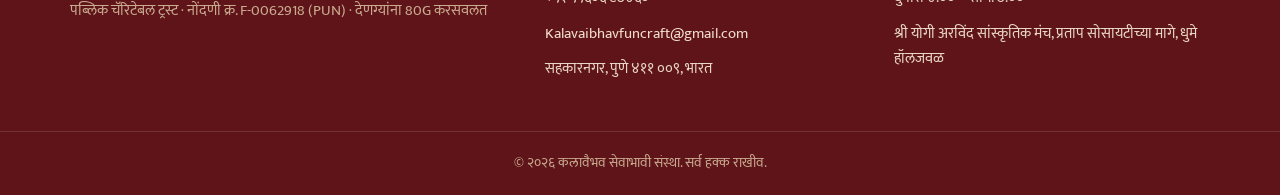
<file: testimonials-mr.html>
<!DOCTYPE html>
<html lang="mr">
<head>
<meta charset="UTF-8">
<meta name="viewport" content="width=device-width, initial-scale=1.0">
<title>अभिप्राय — कलावैभव सेवाभावी संस्था</title>
<meta name="description" content="विशेष मुलांचे पालक कलावैभव सेवाभावी संस्थेविषयी काय सांगतात, ते वाचा.">
<link rel="icon" type="image/png" href="images/logom.png">
<link rel="alternate" hreflang="en" href="testimonials.html">
<link rel="alternate" hreflang="mr" href="testimonials-mr.html">
<link rel="stylesheet" href="styles.css">
</head>
<body>
<a class="skip-link" href="#main">मुख्य मजकुरावर जा</a>

<header class="site-header">
  <div class="header-logos" aria-hidden="true">
    <img src="images/logom.png" alt="" class="header-logo header-logo-en">
    <img src="images/logom.png" alt="" class="header-logo header-logo-mr">
  </div>
  <nav class="nav wrap" aria-label="Primary">
    <a class="brand" href="index-mr.html">
      <img src="images/logom.png" alt="" onerror="this.style.display='none'">
      <span class="brand-text"><span class="brand-name">कलावैभव</span><span class="brand-sub">सेवाभावी संस्था</span></span>
    </a>
    <div class="nav-actions">
      <a class="lang-toggle" href="testimonials.html" hreflang="en" lang="en" title="Read this page in English">
        <svg viewBox="0 0 24 24" fill="none" stroke="currentColor" stroke-width="2" aria-hidden="true"><circle cx="12" cy="12" r="9"/><path d="M3 12h18M12 3a15 15 0 0 1 0 18a15 15 0 0 1 0-18z"/></svg>
        <span>English</span>
      </a>
      <button class="nav-toggle" aria-label="मेनू उघडा/बंद करा" aria-expanded="false" aria-controls="nav-links"><span></span><span></span><span></span></button>
    </div>
    <ul class="nav-links" id="nav-links">
      <li><a href="index-mr.html">मुख्यपृष्ठ</a></li>
      <li><a href="about-mr.html">आमच्याविषयी</a></li>
      <li><a href="team-mr.html">आमची टीम</a></li>
      <li><a href="gallery-mr.html">छायाचित्र दालन</a></li>
      <li><a href="testimonials-mr.html" aria-current="page">अभिप्राय</a></li>
      <li><a href="contact-mr.html">संपर्क</a></li>
    </ul>
  </nav>
</header>

<main id="main">

  <section class="page-banner">
    <div class="wrap">
      <h1>अभिप्राय</h1>
      <p>त्यांच्याच शब्दांत — कलावैभवचा त्यांच्या मुलांसाठी आणि कुटुंबासाठी काय अर्थ आहे, हे पालक सांगतात.</p>
    </div>
  </section>

  <section class="section">
    <div class="wrap">
      <div class="section-head center"><p class="eyebrow">पालकांचे शब्द</p><h2>कुटुंबे काय सांगतात</h2><hr class="divider"></div>
      <div class="testimonial-grid">

        <div class="testimonial">
          <div class="member-photo-wrap">
            <img class="member-photo" src="images/test1.jpeg" alt="गायत्री व विक्रांत पुरकर" onerror="this.parentElement.classList.add('photo-fallback');this.style.display='none'">
            <span class="photo-initials">GP</span>
          </div>
          <div class="testimonial-body">
            <h3>गायत्री व विक्रांत पुरकर</h3>
            <p class="role">एका पालकाचे मनोगत</p>
            <p class="testimonial-quote">कलावैभव सेवाभावी संस्था ही केवळ विशेष मुलांसाठीच नव्हे, तर त्यांच्या पालकांसाठीही "कामधेनू" ठरणारी संस्था आहे. संस्थेच्या अनुभवी संचालक व शिक्षकांचे वर्णन करायला शब्द अपुरे पडतात. इथे राबवल्या जाणाऱ्या उपक्रमांतून मुलांबरोबरच पालकांचाही सर्वांगीण विकास होतो. आंतर्गत व बाह्य उपक्रमांमुळे आम्हा पालकांना आमच्या मुलांमधील सुप्त गुण ओळखता येतात. हे सर्व उपक्रम अतिशय नियोजनबद्ध पद्धतीने पार पाडले जातात. अत्यंत अल्प कालावधीत संस्थेने विशेष मुलांसाठी यशस्वीपणे राबवलेले विविध व्यवसायाभिमुख उपक्रम त्यांच्या स्वावलंबनाचा मार्ग मोकळा करतात; याचे संपूर्ण श्रेय कलावैभव संस्थेलाच जाते. संस्थेच्या संचालक व शिक्षकांनी लावलेल्या या रोपट्याचा विस्तीर्ण पारंब्यांचा वटवृक्ष व्हावा, हीच मनःपूर्वक इच्छा.</p>
          </div>
        </div>

        <div class="testimonial">
          <div class="member-photo-wrap">
            <img class="member-photo" src="images/test2.jpeg" alt="संध्या व नेहा कुलकर्णी" onerror="this.parentElement.classList.add('photo-fallback');this.style.display='none'">
            <span class="photo-initials">SK</span>
          </div>
          <div class="testimonial-body">
            <h3>संध्या व नेहा कुलकर्णी</h3>
            <p class="role">एका पालकाचे मनोगत</p>
            <p class="testimonial-quote">नेहा कुलकर्णी गेली तीन वर्षे "कलावैभव सेवाभावी संस्थे"मध्ये येत आहे, आणि इथे यायला ती नेहमीच आनंदी व उत्सुक असते. शिक्षकांच्या अपार संयमामुळे, प्रेमामुळे व मार्गदर्शनामुळे तिच्यात आश्चर्यकारक सकारात्मक बदल घडून आला आहे. इथल्या आपुलकीच्या व आधार देणाऱ्या वातावरणामुळे तिच्या चेहऱ्यावर नवा आत्मविश्वास आला आहे. दिव्यांग मुलांची काळजी घेणे हे एक उदात्त कार्य आहे — एक निष्ठापूर्वक सेवा. अमर्याद संयम, अपार प्रेमाचा वर्षाव आणि प्रत्येक मुलाच्या क्षमतेवरील अढळ विश्वास यांच्या बळावर इथले शिक्षक त्यांना स्वावलंबी बनवण्यासाठी झटतात.</p>
          </div>
        </div>

        <div class="testimonial">
          <div class="member-photo-wrap">
            <img class="member-photo" src="images/test3.jpeg" alt="समृद्धी व कमल माटे" onerror="this.parentElement.classList.add('photo-fallback');this.style.display='none'">
            <span class="photo-initials">SM</span>
          </div>
          <div class="testimonial-body">
            <h3>समृद्धी व कमल माटे</h3>
            <p class="role">एका पालकाचे मनोगत</p>
            <p class="testimonial-quote">😊
🌸 कलावैभव सेवाभावी संस्थेचे मनःपूर्वक आभार! 🙏

माझी मुलगी समीक्षा गेले वर्षभर या संस्थेत येत आहे. 💖 तिच्या आत्मविश्वासात, वागणुकीत आणि विविध कलागुणांमध्ये अतिशय सुंदर सकारात्मक बदल घडून आला आहे. 🌟🎨🎵💃

तिला इथे यायला खूप आवडते आणि ती नेहमीच उत्साहाने सहभागी होते. 😊

सर्व शिक्षक व कर्मचारी वर्गाचे मनःपूर्वक आभार! 🙏🌷
विशेष मुलांच्या आयुष्यात आनंदाची व प्रगतीची ज्योत अशीच तेवत ठेवा. ✨❤️🌈

धन्यवाद! 🙏😊</p>
          </div>
        </div>

      </div>
    </div>
  </section>

</main>

<footer class="site-footer">
  <div class="wrap footer-grid">
    <div class="footer-brand">
      <p class="brand-name">कलावैभव सेवाभावी संस्था</p>
      <p>दिव्यांग व्यक्तींसाठी छंद व कला उपक्रम, पुणे. स्थापना २०२२.</p>
      <p class="footer-reg">पब्लिक चॅरिटेबल ट्रस्ट · नोंदणी क्र. F-0062918 (PUN) · देणग्यांना 80G करसवलत</p>
    </div>
    <div>
      <h4>आमच्याशी संपर्क</h4>
      <ul class="footer-list">
        <li><a href="tel:+919850065522">+९१ ९८५०० ६५५२२</a></li>
        <li><a href="tel:+919960687460">+९१ ९९६०६ ८७४६०</a></li>
        <li><a href="mailto:Kalavaibhavfuncraft@gmail.com">Kalavaibhavfuncraft@gmail.com</a></li>
        <li>सहकारनगर, पुणे ४११ ००९, भारत</li>
      </ul>
    </div>
    <div>
      <h4>उपक्रमाची वेळ</h4>
      <ul class="footer-list">
        <li>दर महिन्याचा दुसरा व चौथा शनिवार</li>
        <li>दुपारी ४:०० – सायं. ७:००</li>
        <li>श्री योगी अरविंद सांस्कृतिक मंच, प्रताप सोसायटीच्या मागे, धुमे हॉलजवळ</li>
      </ul>
    </div>
  </div>
  <div class="footer-bottom">© <span id="year">2026</span> कलावैभव सेवाभावी संस्था. सर्व हक्क राखीव.</div>
</footer>

<script src="main.js"></script>
</body>
</html>
</file>
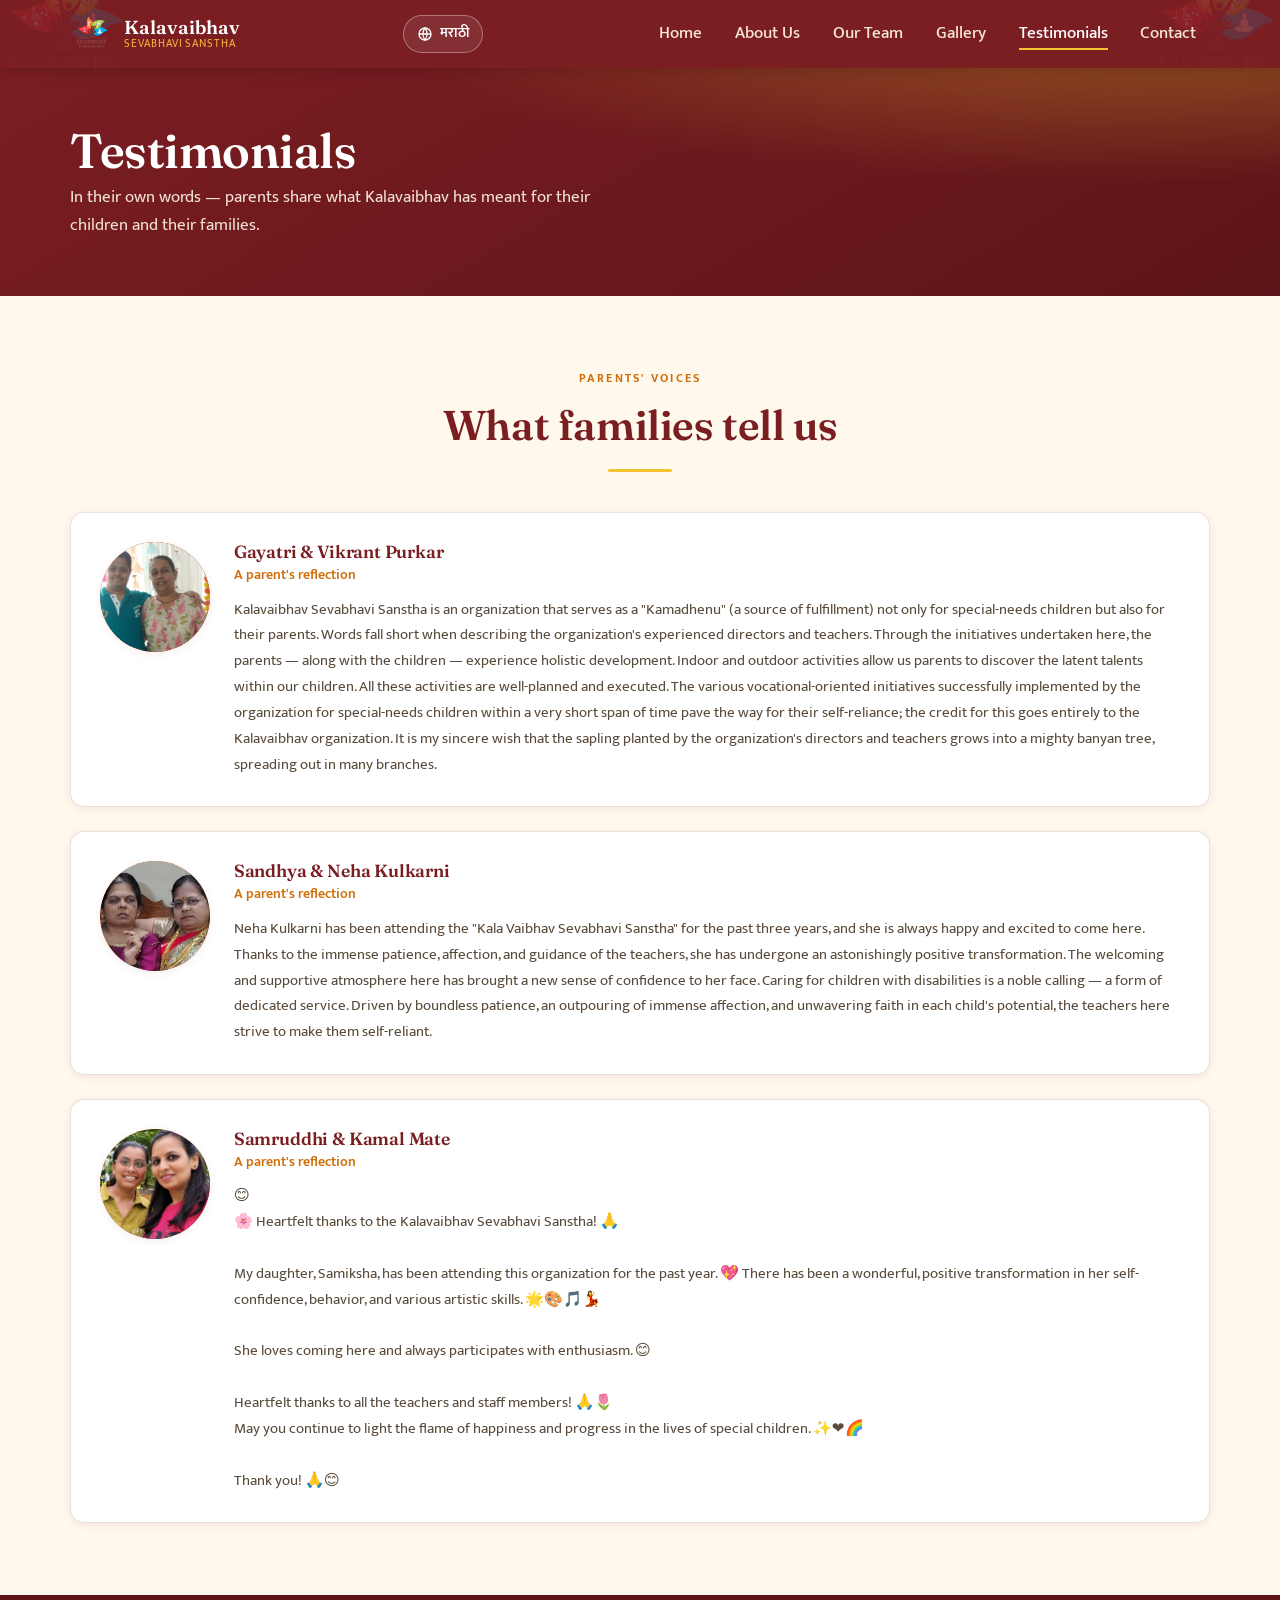
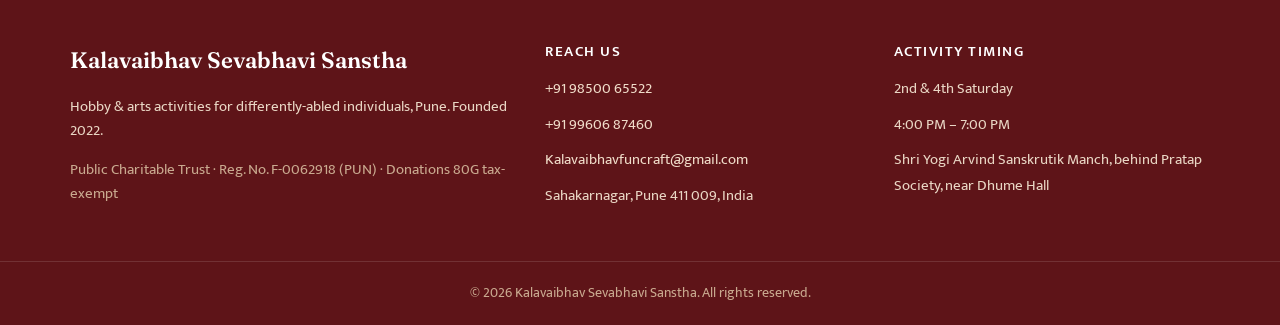
<file: testimonials.html>
<!DOCTYPE html>
<html lang="en">
<head>
<meta charset="UTF-8">
<meta name="viewport" content="width=device-width, initial-scale=1.0">
<title>Testimonials — Kalavaibhav Sevabhavi Sanstha</title>
<meta name="description" content="Read what parents of special-needs children have to say about Kalavaibhav Sevabhavi Sanstha.">
<link rel="icon" type="image/png" href="images/logo.png">
<link rel="alternate" hreflang="en" href="testimonials.html">
<link rel="alternate" hreflang="mr" href="testimonials-mr.html">
<link rel="stylesheet" href="styles.css">
</head>
<body>
<a class="skip-link" href="#main">Skip to content</a>

<header class="site-header">
  <div class="header-logos" aria-hidden="true">
    <img src="images/logo.png" alt="" class="header-logo header-logo-en">
    <img src="images/logo.png" alt="" class="header-logo header-logo-mr">
  </div>
  <nav class="nav wrap" aria-label="Primary">
    <a class="brand" href="index.html">
      <img src="images/logo.png" alt="" onerror="this.style.display='none'">
      <span class="brand-text"><span class="brand-name">Kalavaibhav</span><span class="brand-sub">Sevabhavi Sanstha</span></span>
    </a>
    <div class="nav-actions">
      <a class="lang-toggle" href="testimonials-mr.html" hreflang="mr" lang="mr" title="Read this page in Marathi">
        <svg viewBox="0 0 24 24" fill="none" stroke="currentColor" stroke-width="2" aria-hidden="true"><circle cx="12" cy="12" r="9"/><path d="M3 12h18M12 3a15 15 0 0 1 0 18a15 15 0 0 1 0-18z"/></svg>
        <span>मराठी</span>
      </a>
      <button class="nav-toggle" aria-label="Toggle menu" aria-expanded="false" aria-controls="nav-links"><span></span><span></span><span></span></button>
    </div>
    <ul class="nav-links" id="nav-links">
      <li><a href="index.html">Home</a></li>
      <li><a href="about.html">About Us</a></li>
      <li><a href="team.html">Our Team</a></li>
      <li><a href="gallery.html">Gallery</a></li>
      <li><a href="testimonials.html" aria-current="page">Testimonials</a></li>
      <li><a href="contact.html">Contact</a></li>
    </ul>
  </nav>
</header>

<main id="main">

  <section class="page-banner">
    <div class="wrap">
      <h1>Testimonials</h1>
      <p>In their own words — parents share what Kalavaibhav has meant for their children and their families.</p>
    </div>
  </section>

  <section class="section">
    <div class="wrap">
      <div class="section-head center"><p class="eyebrow">Parents' voices</p><h2>What families tell us</h2><hr class="divider"></div>
      <div class="testimonial-grid">

        <div class="testimonial">
          <div class="member-photo-wrap">
            <img class="member-photo" src="images/test1.jpeg" alt="Gayatri & Vikrant Purkar" onerror="this.parentElement.classList.add('photo-fallback');this.style.display='none'">
            <span class="photo-initials">GP</span>
          </div>
          <div class="testimonial-body">
            <h3>Gayatri &amp; Vikrant Purkar</h3>
            <p class="role">A parent's reflection</p>
            <p class="testimonial-quote">Kalavaibhav Sevabhavi Sanstha is an organization that serves as a "Kamadhenu" (a source of fulfillment) not only for special-needs children but also for their parents. Words fall short when describing the organization's experienced directors and teachers. Through the initiatives undertaken here, the parents — along with the children — experience holistic development. Indoor and outdoor activities allow us parents to discover the latent talents within our children. All these activities are well-planned and executed. The various vocational-oriented initiatives successfully implemented by the organization for special-needs children within a very short span of time pave the way for their self-reliance; the credit for this goes entirely to the Kalavaibhav organization. It is my sincere wish that the sapling planted by the organization's directors and teachers grows into a mighty banyan tree, spreading out in many branches.</p>
          </div>
        </div>

        <div class="testimonial">
          <div class="member-photo-wrap">
            <img class="member-photo" src="images/test2.jpeg" alt="Sandhya & Neha Kulkarni" onerror="this.parentElement.classList.add('photo-fallback');this.style.display='none'">
            <span class="photo-initials">SK</span>
          </div>
          <div class="testimonial-body">
            <h3>Sandhya &amp; Neha Kulkarni</h3>
            <p class="role">A parent's reflection</p>
            <p class="testimonial-quote">Neha Kulkarni has been attending the "Kala Vaibhav Sevabhavi Sanstha" for the past three years, and she is always happy and excited to come here. Thanks to the immense patience, affection, and guidance of the teachers, she has undergone an astonishingly positive transformation. The welcoming and supportive atmosphere here has brought a new sense of confidence to her face. Caring for children with disabilities is a noble calling — a form of dedicated service. Driven by boundless patience, an outpouring of immense affection, and unwavering faith in each child's potential, the teachers here strive to make them self-reliant.</p>
          </div>
        </div>

        <div class="testimonial">
          <div class="member-photo-wrap">
            <img class="member-photo" src="images/test3.jpeg" alt="Samruddhi & Kamal Mate" onerror="this.parentElement.classList.add('photo-fallback');this.style.display='none'">
            <span class="photo-initials">SM</span>
          </div>
          <div class="testimonial-body">
            <h3>Samruddhi &amp; Kamal Mate</h3>
            <p class="role">A parent's reflection</p>
            <p class="testimonial-quote">😊
🌸 Heartfelt thanks to the Kalavaibhav Sevabhavi Sanstha! 🙏

My daughter, Samiksha, has been attending this organization for the past year. 💖 There has been a wonderful, positive transformation in her self-confidence, behavior, and various artistic skills. 🌟🎨🎵💃

She loves coming here and always participates with enthusiasm. 😊

Heartfelt thanks to all the teachers and staff members! 🙏🌷
May you continue to light the flame of happiness and progress in the lives of special children. ✨❤️🌈

Thank you! 🙏😊</p>
          </div>
        </div>

      </div>
    </div>
  </section>

</main>

<footer class="site-footer">
  <div class="wrap footer-grid">
    <div class="footer-brand">
      <p class="brand-name">Kalavaibhav Sevabhavi Sanstha</p>
      <p>Hobby &amp; arts activities for differently-abled individuals, Pune. Founded 2022.</p>
      <p class="footer-reg">Public Charitable Trust · Reg. No. F-0062918 (PUN) · Donations 80G tax-exempt</p>
    </div>
    <div>
      <h4>Reach us</h4>
      <ul class="footer-list">
        <li><a href="tel:+919850065522">+91 98500 65522</a></li>
        <li><a href="tel:+919960687460">+91 99606 87460</a></li>
        <li><a href="mailto:Kalavaibhavfuncraft@gmail.com">Kalavaibhavfuncraft@gmail.com</a></li>
        <li>Sahakarnagar, Pune 411 009, India</li>
      </ul>
    </div>
    <div>
      <h4>Activity timing</h4>
      <ul class="footer-list">
        <li>2nd &amp; 4th Saturday</li>
        <li>4:00 PM – 7:00 PM</li>
        <li>Shri Yogi Arvind Sanskrutik Manch, behind Pratap Society, near Dhume Hall</li>
      </ul>
    </div>
  </div>
  <div class="footer-bottom">© <span id="year">2026</span> Kalavaibhav Sevabhavi Sanstha. All rights reserved.</div>
</footer>

<script src="main.js"></script>
</body>
</html>
</file>
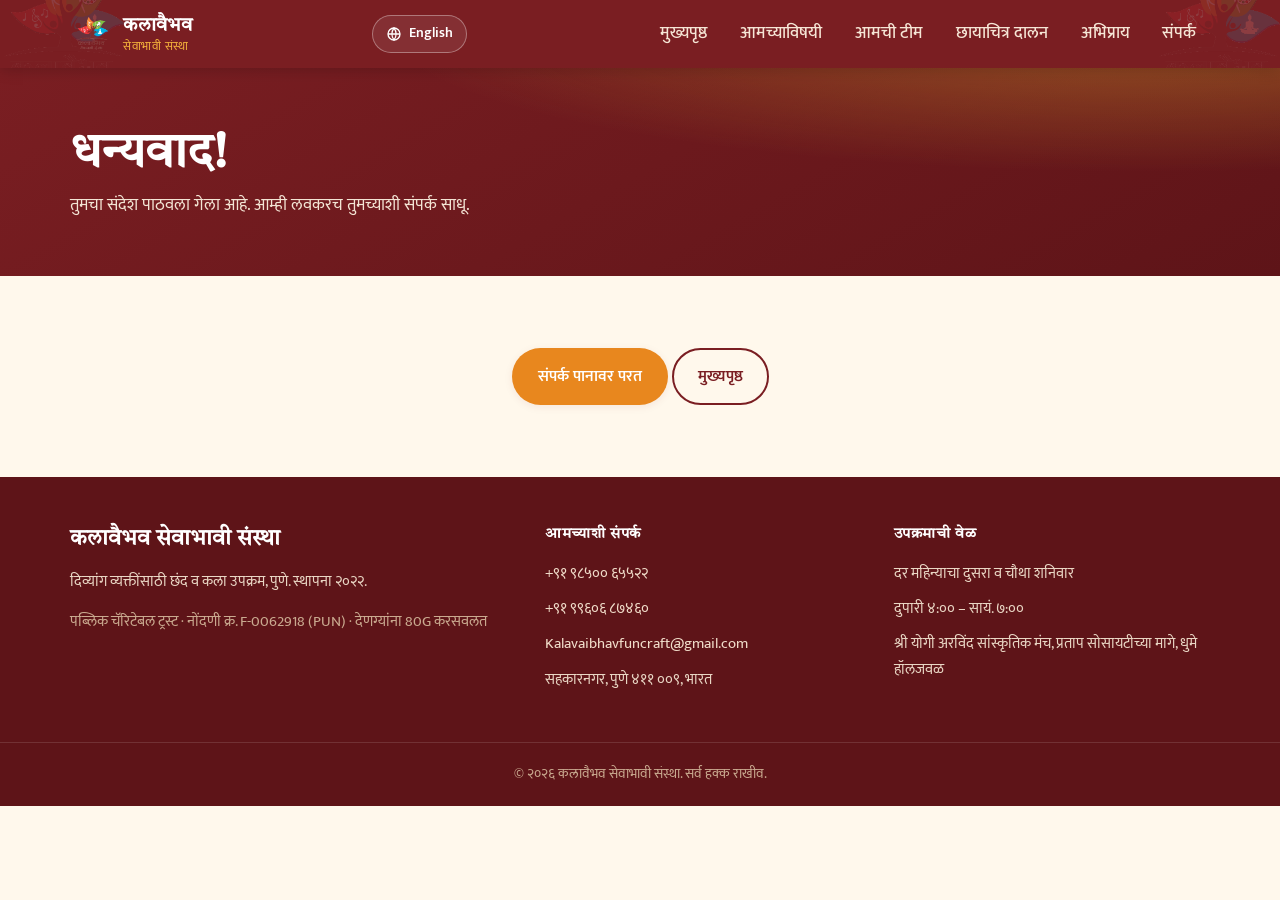
<file: thank-you-mr.html>
<!DOCTYPE html>
<html lang="mr">
<head>
<meta charset="UTF-8">
<meta name="viewport" content="width=device-width, initial-scale=1.0">
<title>धन्यवाद — कलावैभव सेवाभावी संस्था</title>
<meta name="description" content="कलावैभव सेवाभावी संस्थेशी संपर्क साधल्याबद्दल धन्यवाद.">
<link rel="icon" type="image/png" href="images/logom.png">
<link rel="alternate" hreflang="en" href="thank-you.html">
<link rel="alternate" hreflang="mr" href="thank-you-mr.html">
<link rel="stylesheet" href="styles.css">
</head>
<body>
<a class="skip-link" href="#main">मुख्य मजकुरावर जा</a>

<header class="site-header">
  <div class="header-logos" aria-hidden="true">
    <img src="images/logom.png" alt="" class="header-logo header-logo-en">
    <img src="images/logom.png" alt="" class="header-logo header-logo-mr">
  </div>
  <nav class="nav wrap" aria-label="Primary">
    <a class="brand" href="index-mr.html">
      <img src="images/logom.png" alt="" onerror="this.style.display='none'">
      <span class="brand-text"><span class="brand-name">कलावैभव</span><span class="brand-sub">सेवाभावी संस्था</span></span>
    </a>
    <div class="nav-actions">
      <a class="lang-toggle" href="thank-you.html" hreflang="en" lang="en" title="Read this page in English">
        <svg viewBox="0 0 24 24" fill="none" stroke="currentColor" stroke-width="2" aria-hidden="true"><circle cx="12" cy="12" r="9"/><path d="M3 12h18M12 3a15 15 0 0 1 0 18a15 15 0 0 1 0-18z"/></svg>
        <span>English</span>
      </a>
      <button class="nav-toggle" aria-label="मेनू उघडा/बंद करा" aria-expanded="false" aria-controls="nav-links"><span></span><span></span><span></span></button>
    </div>
    <ul class="nav-links" id="nav-links">
      <li><a href="index-mr.html">मुख्यपृष्ठ</a></li>
      <li><a href="about-mr.html">आमच्याविषयी</a></li>
      <li><a href="team-mr.html">आमची टीम</a></li>
      <li><a href="gallery-mr.html">छायाचित्र दालन</a></li>
      <li><a href="testimonials-mr.html">अभिप्राय</a></li>
      <li><a href="contact-mr.html">संपर्क</a></li>
    </ul>
  </nav>
</header>

<main id="main">

  <section class="page-banner">
    <div class="wrap">
      <h1>धन्यवाद!</h1>
      <p>तुमचा संदेश पाठवला गेला आहे. आम्ही लवकरच तुमच्याशी संपर्क साधू.</p>
    </div>
  </section>

  <section class="section">
    <div class="wrap" style="text-align:center">
      <a class="btn btn-primary" href="contact-mr.html">संपर्क पानावर परत</a>
      <a class="btn btn-ghost" href="index-mr.html">मुख्यपृष्ठ</a>
    </div>
  </section>

</main>

<footer class="site-footer">
  <div class="wrap footer-grid">
    <div class="footer-brand">
      <p class="brand-name">कलावैभव सेवाभावी संस्था</p>
      <p>दिव्यांग व्यक्तींसाठी छंद व कला उपक्रम, पुणे. स्थापना २०२२.</p>
      <p class="footer-reg">पब्लिक चॅरिटेबल ट्रस्ट · नोंदणी क्र. F-0062918 (PUN) · देणग्यांना 80G करसवलत</p>
    </div>
    <div>
      <h4>आमच्याशी संपर्क</h4>
      <ul class="footer-list">
        <li><a href="tel:+919850065522">+९१ ९८५०० ६५५२२</a></li>
        <li><a href="tel:+919960687460">+९१ ९९६०६ ८७४६०</a></li>
        <li><a href="mailto:Kalavaibhavfuncraft@gmail.com">Kalavaibhavfuncraft@gmail.com</a></li>
        <li>सहकारनगर, पुणे ४११ ००९, भारत</li>
      </ul>
    </div>
    <div>
      <h4>उपक्रमाची वेळ</h4>
      <ul class="footer-list">
        <li>दर महिन्याचा दुसरा व चौथा शनिवार</li>
        <li>दुपारी ४:०० – सायं. ७:००</li>
        <li>श्री योगी अरविंद सांस्कृतिक मंच, प्रताप सोसायटीच्या मागे, धुमे हॉलजवळ</li>
      </ul>
    </div>
  </div>
  <div class="footer-bottom">© <span id="year">2026</span> कलावैभव सेवाभावी संस्था. सर्व हक्क राखीव.</div>
</footer>

<script src="main.js"></script>
</body>
</html>
</file>
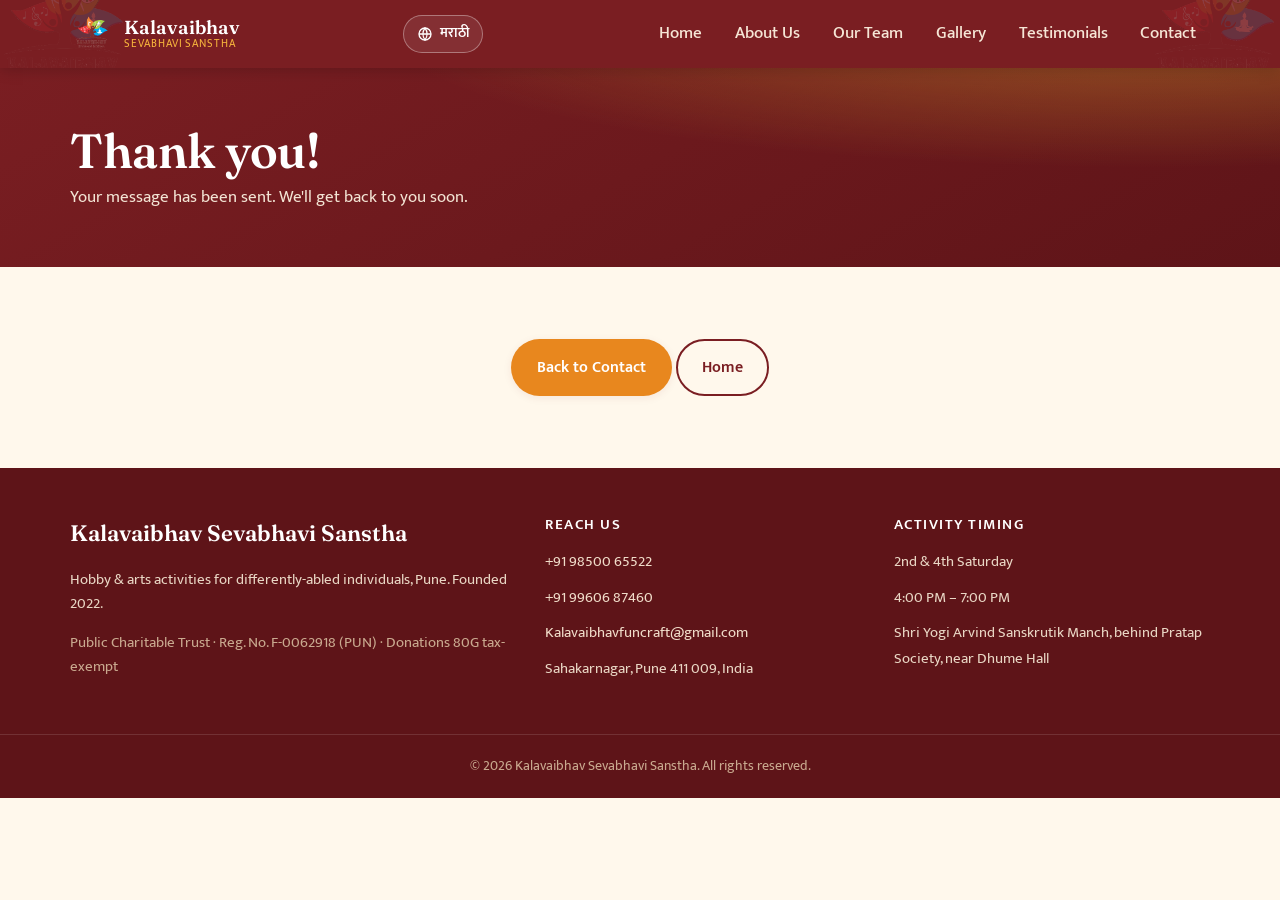
<file: thank-you.html>
<!DOCTYPE html>
<html lang="en">
<head>
<meta charset="UTF-8">
<meta name="viewport" content="width=device-width, initial-scale=1.0">
<title>Thank You — Kalavaibhav Sevabhavi Sanstha</title>
<meta name="description" content="Thank you for reaching out to Kalavaibhav Sevabhavi Sanstha.">
<link rel="icon" type="image/png" href="images/logo.png">
<link rel="alternate" hreflang="en" href="thank-you.html">
<link rel="alternate" hreflang="mr" href="thank-you-mr.html">
<link rel="stylesheet" href="styles.css">
</head>
<body>
<a class="skip-link" href="#main">Skip to content</a>

<header class="site-header">
  <div class="header-logos" aria-hidden="true">
    <img src="images/logo.png" alt="" class="header-logo header-logo-en">
    <img src="images/logo.png" alt="" class="header-logo header-logo-mr">
  </div>
  <nav class="nav wrap" aria-label="Primary">
    <a class="brand" href="index.html">
      <img src="images/logo.png" alt="" onerror="this.style.display='none'">
      <span class="brand-text"><span class="brand-name">Kalavaibhav</span><span class="brand-sub">Sevabhavi Sanstha</span></span>
    </a>
    <div class="nav-actions">
      <a class="lang-toggle" href="thank-you-mr.html" hreflang="mr" lang="mr" title="Read this page in Marathi">
        <svg viewBox="0 0 24 24" fill="none" stroke="currentColor" stroke-width="2" aria-hidden="true"><circle cx="12" cy="12" r="9"/><path d="M3 12h18M12 3a15 15 0 0 1 0 18a15 15 0 0 1 0-18z"/></svg>
        <span>मराठी</span>
      </a>
      <button class="nav-toggle" aria-label="Toggle menu" aria-expanded="false" aria-controls="nav-links"><span></span><span></span><span></span></button>
    </div>
    <ul class="nav-links" id="nav-links">
      <li><a href="index.html">Home</a></li>
      <li><a href="about.html">About Us</a></li>
      <li><a href="team.html">Our Team</a></li>
      <li><a href="gallery.html">Gallery</a></li>
      <li><a href="testimonials.html">Testimonials</a></li>
      <li><a href="contact.html">Contact</a></li>
    </ul>
  </nav>
</header>

<main id="main">

  <section class="page-banner">
    <div class="wrap">
      <h1>Thank you!</h1>
      <p>Your message has been sent. We'll get back to you soon.</p>
    </div>
  </section>

  <section class="section">
    <div class="wrap" style="text-align:center">
      <a class="btn btn-primary" href="contact.html">Back to Contact</a>
      <a class="btn btn-ghost" href="index.html">Home</a>
    </div>
  </section>

</main>

<footer class="site-footer">
  <div class="wrap footer-grid">
    <div class="footer-brand">
      <p class="brand-name">Kalavaibhav Sevabhavi Sanstha</p>
      <p>Hobby &amp; arts activities for differently-abled individuals, Pune. Founded 2022.</p>
      <p class="footer-reg">Public Charitable Trust · Reg. No. F-0062918 (PUN) · Donations 80G tax-exempt</p>
    </div>
    <div>
      <h4>Reach us</h4>
      <ul class="footer-list">
        <li><a href="tel:+919850065522">+91 98500 65522</a></li>
        <li><a href="tel:+919960687460">+91 99606 87460</a></li>
        <li><a href="mailto:Kalavaibhavfuncraft@gmail.com">Kalavaibhavfuncraft@gmail.com</a></li>
        <li>Sahakarnagar, Pune 411 009, India</li>
      </ul>
    </div>
    <div>
      <h4>Activity timing</h4>
      <ul class="footer-list">
        <li>2nd &amp; 4th Saturday</li>
        <li>4:00 PM – 7:00 PM</li>
        <li>Shri Yogi Arvind Sanskrutik Manch, behind Pratap Society, near Dhume Hall</li>
      </ul>
    </div>
  </div>
  <div class="footer-bottom">© <span id="year">2026</span> Kalavaibhav Sevabhavi Sanstha. All rights reserved.</div>
</footer>

<script src="main.js"></script>
</body>
</html>
</file>
<file: styles.css>
/* =========================================================
   Kalavaibhav Sevabhavi Sanstha — shared stylesheet
   Signature motif: the "talent tree" (rainbow leaves = disciplines)
   ========================================================= */

@import url('https://fonts.googleapis.com/css2?family=Fraunces:opsz,wght@9..144,400;9..144,500;9..144,600;9..144,700&family=Mukta:wght@400;500;600;700&family=Tiro+Devanagari+Marathi:ital@0;1&display=swap');

:root {
  --saffron:      #E8871E;
  --saffron-deep: #CF6F0C;
  --marigold:     #F4B23C;
  --gold:         #F4C430;
  --maroon:       #7A1E22;
  --maroon-dark:  #5E1418;
  --leaf-green:   #1B7A5A;
  --peacock-blue: #1E6FA8;
  --cream:        #FFF8EC;
  --cream-tint:   #FBEFD9;
  --cream-card:   #FFFFFF;
  --ink:          #2B2118;
  --ink-soft:     #5A4B3B;
  --line:         rgba(122, 30, 34, 0.14);

  --font-display: 'Fraunces', Georgia, serif;
  --font-body: 'Mukta', system-ui, -apple-system, sans-serif;
  --font-display-mr: 'Tiro Devanagari Marathi', 'Fraunces', Georgia, serif;

  --shadow-sm: 0 2px 8px rgba(122, 30, 34, 0.08);
  --shadow-md: 0 10px 30px rgba(122, 30, 34, 0.12);
  --radius: 14px;
  --maxw: 1140px;
}

*, *::before, *::after { box-sizing: border-box; }

html { scroll-behavior: smooth; }

body {
  margin: 0;
  font-family: var(--font-body);
  font-size: 1.0625rem;
  line-height: 1.7;
  color: var(--ink);
  background: var(--cream);
  -webkit-font-smoothing: antialiased;
}

h1, h2, h3, h4 {
  font-family: var(--font-display);
  font-weight: 600;
  line-height: 1.12;
  color: var(--maroon);
  margin: 0 0 0.5em;
  letter-spacing: -0.01em;
}

p { margin: 0 0 1rem; }
a { color: var(--saffron-deep); }

img { max-width: 100%; display: block; }

.wrap { width: min(100% - 2.5rem, var(--maxw)); margin-inline: auto; }

.eyebrow {
  font-family: var(--font-body);
  font-weight: 700;
  text-transform: uppercase;
  letter-spacing: 0.18em;
  font-size: 0.78rem;
  color: var(--saffron-deep);
  margin: 0 0 0.75rem;
}

/* ---------- Buttons ---------- */
.btn {
  display: inline-flex;
  align-items: center;
  gap: 0.5rem;
  font-family: var(--font-body);
  font-weight: 600;
  font-size: 1rem;
  padding: 0.8rem 1.5rem;
  border-radius: 999px;
  text-decoration: none;
  border: 2px solid transparent;
  cursor: pointer;
  transition: transform 0.15s ease, box-shadow 0.15s ease, background 0.15s ease;
}
.btn-primary { background: var(--saffron); color: #fff; box-shadow: var(--shadow-sm); }
.btn-primary:hover { background: var(--saffron-deep); transform: translateY(-2px); }
.btn-ghost { background: transparent; color: var(--maroon); border-color: var(--maroon); }
.btn-ghost:hover { background: var(--maroon); color: #fff; }
.btn-light { background: #fff; color: var(--maroon); }
.btn-light:hover { transform: translateY(-2px); box-shadow: var(--shadow-md); }

:focus-visible { outline: 3px solid var(--peacock-blue); outline-offset: 3px; border-radius: 4px; }

.skip-link {
  position: absolute; left: -9999px; top: 0; z-index: 100;
  background: var(--maroon); color: #fff; padding: 0.75rem 1.25rem; border-radius: 0 0 8px 0;
}
.skip-link:focus { left: 0; }

/* ---------- Header / Nav ---------- */
.site-header {
  position: sticky; top: 0; z-index: 50;
  background: var(--maroon);
  box-shadow: 0 2px 14px rgba(0,0,0,0.18);
}
.header-logos { position: absolute; inset: 0; overflow: hidden; pointer-events: none; z-index: 0; }
.header-logo {
  position: absolute; top: 50%; height: 150px; width: auto;
  transform: translateY(-50%); opacity: 0.14;
}
.header-logo-en { left: -18px; }
.header-logo-mr { right: -18px; }
.nav {
  position: relative; z-index: 1;
  display: flex; align-items: center; justify-content: space-between;
  min-height: 68px; gap: 1rem;
}
.brand {
  display: flex; align-items: center; gap: 0.65rem;
  text-decoration: none; color: #fff;
}
.brand img { height: 40px; width: auto; }
.brand-text { display: flex; flex-direction: column; line-height: 1.05; }
.brand-name { font-family: var(--font-display); font-weight: 600; font-size: 1.18rem; color: #fff; }
.brand-sub { font-size: 0.7rem; letter-spacing: 0.08em; text-transform: uppercase; color: var(--marigold); }

.nav-links { display: flex; align-items: center; gap: 0.35rem; list-style: none; margin: 0; padding: 0; }
.nav-links a {
  color: #f6e6d6; text-decoration: none; font-weight: 500;
  padding: 0.45rem 0.85rem; border-radius: 8px; position: relative;
}
.nav-links a::after {
  content: ''; position: absolute; left: 0.85rem; right: 0.85rem; bottom: 0.28rem; height: 2px;
  background: var(--gold); transform: scaleX(0); transform-origin: left; transition: transform 0.2s ease;
}
.nav-links a:hover::after, .nav-links a[aria-current="page"]::after { transform: scaleX(1); }
.nav-links a[aria-current="page"] { color: #fff; }

.nav-toggle {
  display: none; background: none; border: 0; cursor: pointer; padding: 0.5rem;
}
.nav-toggle span { display: block; width: 26px; height: 2px; background: #fff; margin: 5px 0; transition: 0.25s; }
.nav-toggle[aria-expanded="true"] span:nth-child(1) { transform: translateY(7px) rotate(45deg); }
.nav-toggle[aria-expanded="true"] span:nth-child(2) { opacity: 0; }
.nav-toggle[aria-expanded="true"] span:nth-child(3) { transform: translateY(-7px) rotate(-45deg); }

@media (max-width: 768px) {
  .header-logo { height: 92px; opacity: 0.10; }
  .nav-toggle { display: block; }
  .nav-links {
    position: absolute; top: 68px; left: 0; right: 0;
    flex-direction: column; align-items: stretch; gap: 0;
    background: var(--maroon-dark); padding: 0.5rem 1.25rem 1rem;
    max-height: 0; overflow: hidden; transition: max-height 0.3s ease;
  }
  .nav-links.open { max-height: 360px; }
  .nav-links a { padding: 0.85rem 0.5rem; border-bottom: 1px solid rgba(255,255,255,0.08); }
  .nav-links a::after { display: none; }
}

/* ---------- Hero ---------- */
.hero {
  position: relative; color: #fff; overflow: hidden;
  background:
    radial-gradient(120% 100% at 80% 0%, rgba(232,135,30,0.55) 0%, rgba(232,135,30,0) 55%),
    linear-gradient(160deg, var(--maroon) 0%, var(--maroon-dark) 70%);
}
.hero-photos { position: absolute; inset: 0; opacity: 0.22; }
.hero-photos img { position: absolute; inset: 0; width: 100%; height: 100%; object-fit: cover; }
.hero::after {
  content: ''; position: absolute; inset: 0;
  background: linear-gradient(180deg, rgba(94,20,24,0.2) 0%, rgba(94,20,24,0.65) 100%);
}
.hero-logos { position: absolute; inset: 0; overflow: hidden; pointer-events: none; z-index: 1; }
.hero-logo {
  position: absolute; top: 50%; height: 340px; width: auto;
  transform: translateY(-50%); opacity: 0.16;
  filter: drop-shadow(0 12px 30px rgba(0,0,0,0.35));
}
.hero-logo-en { left: -50px; }
.hero-logo-mr { right: -50px; }
.hero-inner {
  position: relative; z-index: 2;
  padding: 4.5rem 0 5rem;
}
.hero-copy { max-width: 640px; }
.hero h1 {
  color: #fff; font-size: clamp(2.4rem, 5.2vw, 4rem); margin-bottom: 0.4rem;
}
.hero .tagline { font-size: clamp(1.05rem, 2.2vw, 1.4rem); color: var(--gold); font-weight: 600; margin-bottom: 1.2rem; }
.hero .lede { font-size: 1.15rem; color: #f3e4d4; max-width: 36ch; margin-bottom: 2rem; }
.hero-cta { display: flex; flex-wrap: wrap; gap: 0.85rem; }

@media (max-width: 860px) {
  .hero-inner { padding: 3rem 0 3.5rem; }
  .hero-logo { height: 200px; opacity: 0.13; }
}

/* ---------- Generic sections ---------- */
.section { padding: 4.5rem 0; }
.section-tint { background: var(--cream-tint); }
.section-maroon { background: var(--maroon); color: #fff; }
.section-maroon h2 { color: #fff; }
.section-head { max-width: 60ch; margin-bottom: 2.5rem; }
.section-head.center { margin-inline: auto; text-align: center; }
.section-head h2 { font-size: clamp(1.8rem, 3.5vw, 2.6rem); }
.divider { height: 3px; width: 64px; background: var(--gold); border: 0; margin: 0 0 1.5rem; border-radius: 2px; }
.center .divider { margin-inline: auto; }

/* ---------- Page banner (interior pages) ---------- */
.page-banner {
  background:
    radial-gradient(120% 140% at 90% -20%, rgba(244,196,48,0.35) 0%, rgba(244,196,48,0) 50%),
    linear-gradient(150deg, var(--maroon) 0%, var(--maroon-dark) 100%);
  color: #fff; padding: 3.5rem 0;
}
.page-banner h1 { color: #fff; font-size: clamp(2rem, 4.5vw, 3rem); margin-bottom: 0.3rem; }
.page-banner p { color: #f3e4d4; max-width: 56ch; margin: 0; }

/* ---------- Mission strip ---------- */
.mission { background: var(--gold); color: var(--maroon-dark); }
.mission .wrap { padding: 2.2rem 0; }
.mission p { font-family: var(--font-display); font-size: clamp(1.2rem, 2.6vw, 1.7rem); font-weight: 500; margin: 0; text-align: center; }

/* ---------- Activity cards ---------- */
.cards { display: grid; grid-template-columns: repeat(4, 1fr); gap: 1.25rem; }
.card {
  background: var(--cream-card); border-radius: var(--radius); overflow: hidden;
  box-shadow: var(--shadow-sm); border: 1px solid var(--line);
  display: flex; flex-direction: column; transition: transform 0.18s ease, box-shadow 0.18s ease;
}
.card:hover { transform: translateY(-4px); box-shadow: var(--shadow-md); }
.card-photo { aspect-ratio: 4/3; background: var(--cream-tint); position: relative; overflow: hidden; }
.card-photo img { width: 100%; height: 100%; object-fit: cover; }
.card-icon {
  position: absolute; left: 12px; bottom: -22px; width: 46px; height: 46px;
  background: #fff; border-radius: 12px; display: grid; place-items: center;
  box-shadow: var(--shadow-sm);
}
.card-icon svg { width: 26px; height: 26px; }
.card-body { padding: 1.6rem 1.1rem 1.2rem; }
.card-body h3 { font-size: 1.15rem; margin: 0; }
@media (max-width: 900px) { .cards { grid-template-columns: repeat(2, 1fr); } }
@media (max-width: 460px) { .cards { grid-template-columns: 1fr; } }

/* ---------- Goals ---------- */
.goals { display: grid; grid-template-columns: repeat(2, 1fr); gap: 1.25rem; }
.goal {
  display: flex; gap: 1rem; padding: 1.5rem; background: var(--cream-card);
  border-radius: var(--radius); border: 1px solid var(--line); box-shadow: var(--shadow-sm);
}
.goal .leaf { flex: 0 0 auto; width: 34px; height: 34px; }
.goal p { margin: 0; font-weight: 500; }
@media (max-width: 640px) { .goals { grid-template-columns: 1fr; } }

/* ---------- Initiatives list ---------- */
.initiatives { columns: 2; column-gap: 2.5rem; }
.initiatives li {
  break-inside: avoid; margin-bottom: 1rem; padding-left: 1.6rem; position: relative; list-style: none;
}
.initiatives li::before {
  content: ''; position: absolute; left: 0; top: 0.55em; width: 9px; height: 9px; border-radius: 50%;
  background: var(--saffron);
}
.initiatives { padding: 0; margin: 0; }
@media (max-width: 680px) { .initiatives { columns: 1; } }

.vision-box {
  margin-top: 2.5rem; background: var(--cream-tint); border: 1px dashed var(--saffron);
  border-radius: var(--radius); padding: 1.5rem 2rem;
}

/* ---------- CTA band ---------- */
.cta-band {
  background: linear-gradient(135deg, var(--saffron) 0%, var(--saffron-deep) 100%);
  color: #fff; text-align: center;
}
.cta-band .wrap { padding: 3.5rem 0; }
.cta-band h2 { color: #fff; font-size: clamp(1.8rem, 4vw, 2.6rem); }
.cta-band p { max-width: 52ch; margin: 0 auto 1.8rem; font-size: 1.1rem; }
.badge-80g {
  display: inline-block; margin-top: 1.2rem; font-size: 0.85rem; font-weight: 600;
  background: rgba(255,255,255,0.18); padding: 0.4rem 1rem; border-radius: 999px;
}

/* ---------- About layout ---------- */
.split { display: grid; grid-template-columns: 1.2fr 0.8fr; gap: 2.5rem; align-items: start; }
.split-rev { grid-template-columns: 0.8fr 1.2fr; }
.split img { border-radius: var(--radius); box-shadow: var(--shadow-md); aspect-ratio: 4/3; object-fit: cover; width: 100%; }
.stack-img { display: grid; gap: 1rem; }
@media (max-width: 800px) { .split, .split-rev { grid-template-columns: 1fr; } }

/* ---------- Team ---------- */
.team-grid { display: grid; grid-template-columns: repeat(3, 1fr); gap: 1.5rem; }
.member {
  background: var(--cream-card); border-radius: var(--radius); padding: 1.8rem 1.5rem; text-align: center;
  border: 1px solid var(--line); box-shadow: var(--shadow-sm);
  display: flex; flex-direction: column; align-items: center;
}
/* Photo wrapper: shows the real photo when loaded, initials as fallback */
.member-photo-wrap {
  position: relative; width: 110px; height: 110px; border-radius: 50%;
  margin: 0 auto 1rem; overflow: hidden; flex-shrink: 0;
  background: linear-gradient(135deg, var(--saffron), var(--maroon));
  box-shadow: var(--shadow-sm);
}
.member-photo {
  width: 100%; height: 100%; object-fit: cover; object-position: top;
  border-radius: 50%; display: block; position: relative; z-index: 1;
}
.photo-initials {
  position: absolute; inset: 0; display: flex; align-items: center; justify-content: center;
  color: #fff; font-family: var(--font-display); font-size: 2rem; font-weight: 600;
  z-index: 0;
}
/* When the image loads successfully, hide the initials behind it (z-index handles it). */
/* When image fails, onerror adds .photo-fallback which hides the broken img tag. */
.photo-fallback .member-photo { display: none; }
.member h3 { margin: 0 0 0.15rem; font-size: 1.2rem; }
.member .role { color: var(--saffron-deep); font-weight: 600; margin: 0 0 0.4rem; }
.member .tel { font-size: 0.92rem; color: var(--ink-soft); text-decoration: none; }
.member .tel:hover { color: var(--maroon); }
.member-desc {
  margin: 0.8rem 0 0; font-size: 0.92rem; color: var(--ink-soft); line-height: 1.6;
  text-align: center; min-height: 2.8em;
}
.lead-member { border-top: 4px solid var(--saffron); }
@media (max-width: 820px) { .team-grid { grid-template-columns: repeat(2, 1fr); } }
@media (max-width: 480px) { .team-grid { grid-template-columns: 1fr; } }

/* ---------- Testimonials ---------- */
.testimonial-grid { display: grid; gap: 1.5rem; }
.testimonial {
  background: var(--cream-card); border-radius: var(--radius); padding: 1.8rem;
  border: 1px solid var(--line); box-shadow: var(--shadow-sm);
  display: flex; gap: 1.5rem; align-items: flex-start;
}
.testimonial .member-photo-wrap { margin: 0; }
.testimonial-body h3 { margin: 0 0 0.15rem; font-size: 1.1rem; }
.testimonial-body .role { color: var(--saffron-deep); font-weight: 600; margin: 0 0 0.6rem; font-size: 0.85rem; }
.testimonial-quote { margin: 0; font-size: 0.95rem; color: var(--ink-soft); line-height: 1.7; white-space: pre-line; }
@media (max-width: 700px) {
  .testimonial { flex-direction: column; text-align: center; }
  .testimonial .member-photo-wrap { margin: 0 auto 1rem; }
}

/* ---------- Gallery ---------- */
.gallery-grid { column-count: 4; column-gap: 14px; }
.gallery-grid figure { margin: 0 0 14px; break-inside: avoid; }
.gallery-grid button.tile {
  display: block; width: 100%; padding: 0; border: 0; background: var(--cream-tint);
  border-radius: 10px; overflow: hidden; cursor: pointer; box-shadow: var(--shadow-sm);
}
.gallery-grid img { width: 100%; height: auto; display: block; transition: transform 0.3s ease; }
.gallery-grid button.tile:hover img { transform: scale(1.05); }
@media (max-width: 1000px) { .gallery-grid { column-count: 3; } }
@media (max-width: 680px) { .gallery-grid { column-count: 2; } }

/* Lightbox */
.lightbox {
  position: fixed; inset: 0; z-index: 100; background: rgba(28,8,9,0.92);
  display: none; align-items: center; justify-content: center; padding: 2rem;
}
.lightbox.open { display: flex; }
.lightbox img { max-width: 90vw; max-height: 82vh; border-radius: 8px; box-shadow: 0 20px 60px rgba(0,0,0,0.5); }
.lb-btn {
  position: absolute; background: rgba(255,255,255,0.12); color: #fff; border: 0;
  width: 52px; height: 52px; border-radius: 50%; font-size: 1.5rem; cursor: pointer;
  display: grid; place-items: center; transition: background 0.15s ease;
}
.lb-btn:hover { background: rgba(255,255,255,0.28); }
.lb-close { top: 1.25rem; right: 1.25rem; }
.lb-prev { left: 1.25rem; top: 50%; transform: translateY(-50%); }
.lb-next { right: 1.25rem; top: 50%; transform: translateY(-50%); }
.lb-counter { position: absolute; bottom: 1.5rem; left: 0; right: 0; text-align: center; color: #f3e4d4; font-size: 0.9rem; }
@media (max-width: 600px) { .lb-prev { left: 0.4rem; } .lb-next { right: 0.4rem; } }

/* ---------- Contact ---------- */
.admission-box {
  display: flex; align-items: center; justify-content: space-between; gap: 1.5rem;
  flex-wrap: wrap; margin: 1.75rem 0 2.5rem;
  background: var(--cream-tint); border: 1px dashed var(--saffron); border-radius: var(--radius);
  padding: 1.25rem 1.75rem;
}
.contact-grid { display: grid; grid-template-columns: 1fr 1fr; gap: 2.5rem; margin-top: 2.5rem; }
.info-card {
  background: var(--cream-card); border-radius: var(--radius); padding: 2rem;
  border: 1px solid var(--line); box-shadow: var(--shadow-sm);
}
.info-card h2 { font-size: 1.5rem; }
.info-row { display: flex; gap: 0.85rem; align-items: flex-start; margin-bottom: 1.25rem; }
.info-row svg { flex: 0 0 auto; width: 22px; height: 22px; color: var(--saffron-deep); margin-top: 3px; }
.info-row a { color: var(--maroon); text-decoration: none; font-weight: 500; }
.info-row a:hover { text-decoration: underline; }
.info-row .label { font-size: 0.8rem; text-transform: uppercase; letter-spacing: 0.1em; color: var(--ink-soft); margin: 0; }
.help-list { list-style: none; padding: 0; margin: 0 0 1.5rem; }
.help-list li { padding-left: 1.5rem; position: relative; margin-bottom: 0.6rem; }
.help-list li::before { content: '✦'; position: absolute; left: 0; color: var(--saffron); }
.donate-box {
  background: var(--cream-tint); border-radius: 10px; padding: 1.25rem 1.5rem; margin-top: 1rem;
  border: 1px dashed var(--saffron);
}
.donate-box dl { margin: 0; display: grid; grid-template-columns: auto 1fr; gap: 0.35rem 1rem; }
.donate-box dt { font-weight: 600; color: var(--ink-soft); }
.donate-box dd { margin: 0; font-variant-numeric: tabular-nums; }
.form-card { margin-top: 0; }
.contact-form { display: grid; gap: 1.1rem; margin-top: 1.25rem; max-width: 46rem; }
.form-row { display: flex; flex-direction: column; gap: 0.4rem; }
.form-row label { font-size: 0.8rem; text-transform: uppercase; letter-spacing: 0.1em; color: var(--ink-soft); font-weight: 600; }
.form-row input, .form-row textarea {
  font-family: var(--font-body); font-size: 1rem; color: var(--ink);
  padding: 0.75rem 1rem; border-radius: 10px; border: 1px solid var(--line);
  background: var(--cream-tint); resize: vertical;
}
.form-row input:focus, .form-row textarea:focus { outline: none; border-color: var(--saffron); background: #fff; }
.contact-form .btn { justify-self: start; }
.map-embed { margin-top: 2.5rem; border-radius: var(--radius); overflow: hidden; box-shadow: var(--shadow-sm); border: 1px solid var(--line); }
.map-embed iframe { width: 100%; height: 340px; border: 0; display: block; }
@media (max-width: 800px) { .contact-grid { grid-template-columns: 1fr; } }

/* ---------- Footer ---------- */
.site-footer { background: var(--maroon-dark); color: #e9d6c4; padding: 3rem 0 0; }
.footer-grid { display: grid; grid-template-columns: 1.4fr 1fr 1fr; gap: 2rem; }
.site-footer h4 { color: #fff; font-family: var(--font-body); font-size: 0.95rem; text-transform: uppercase; letter-spacing: 0.1em; margin-bottom: 1rem; }
.site-footer a { color: #f0dcc9; text-decoration: none; }
.site-footer a:hover { color: var(--gold); }
.footer-brand .brand-name { font-family: var(--font-display); font-size: 1.4rem; color: #fff; }
.footer-brand p { font-size: 0.92rem; line-height: 1.6; }
.footer-reg { font-size: 0.82rem; color: #c9a98f; margin-top: 0.75rem; }
.footer-list { list-style: none; padding: 0; margin: 0; }
.footer-list li { margin-bottom: 0.6rem; font-size: 0.95rem; }
.footer-bottom { border-top: 1px solid rgba(255,255,255,0.12); margin-top: 2.5rem; padding: 1.25rem 0; font-size: 0.85rem; color: #c9a98f; text-align: center; }
@media (max-width: 760px) { .footer-grid { grid-template-columns: 1fr; gap: 1.75rem; } }

/* =========================================================
   Marathi (Devanagari) typography
   Fraunces has no Devanagari glyphs, so Marathi pages use
   Tiro Devanagari Marathi for display type. Mukta already
   covers Devanagari for body text.
   ========================================================= */
html[lang="mr"] h1,
html[lang="mr"] h2,
html[lang="mr"] h3,
html[lang="mr"] h4,
html[lang="mr"] .brand-name,
html[lang="mr"] .mission p {
  font-family: var(--font-display-mr);
  line-height: 1.3;
  letter-spacing: 0;
}
html[lang="mr"] .hero h1 { line-height: 1.25; }
html[lang="mr"] .brand-sub { text-transform: none; letter-spacing: 0.04em; font-size: 0.78rem; }
html[lang="mr"] .eyebrow,
html[lang="mr"] .form-row label,
html[lang="mr"] .info-row .label,
html[lang="mr"] .site-footer h4 { text-transform: none; letter-spacing: 0.04em; }
html[lang="mr"] body,
html[lang="mr"] .form-row input,
html[lang="mr"] .form-row textarea { font-family: var(--font-body); }

/* =========================================================
   Language toggle (EN <-> MR)
   ========================================================= */
.nav-actions { display: flex; align-items: center; gap: 0.5rem; }
.lang-toggle {
  display: inline-flex; align-items: center; gap: 0.4rem;
  font-family: var(--font-body); font-weight: 600; font-size: 0.85rem;
  color: #fff; text-decoration: none;
  padding: 0.4rem 0.85rem; border-radius: 999px;
  border: 1px solid rgba(255, 255, 255, 0.35);
  background: rgba(255, 255, 255, 0.08);
  transition: background 0.15s ease, border-color 0.15s ease, transform 0.15s ease;
  white-space: nowrap;
}
.lang-toggle:hover {
  background: var(--gold); border-color: var(--gold); color: var(--maroon-dark);
  transform: translateY(-1px);
}
.lang-toggle svg { width: 16px; height: 16px; flex: 0 0 auto; }
@media (max-width: 768px) {
  .lang-toggle { font-size: 0.8rem; padding: 0.35rem 0.7rem; }
  .lang-toggle svg { display: none; }
}

@media (prefers-reduced-motion: reduce) {
  *, *::before, *::after { animation: none !important; transition: none !important; scroll-behavior: auto !important; }
}
</file>
